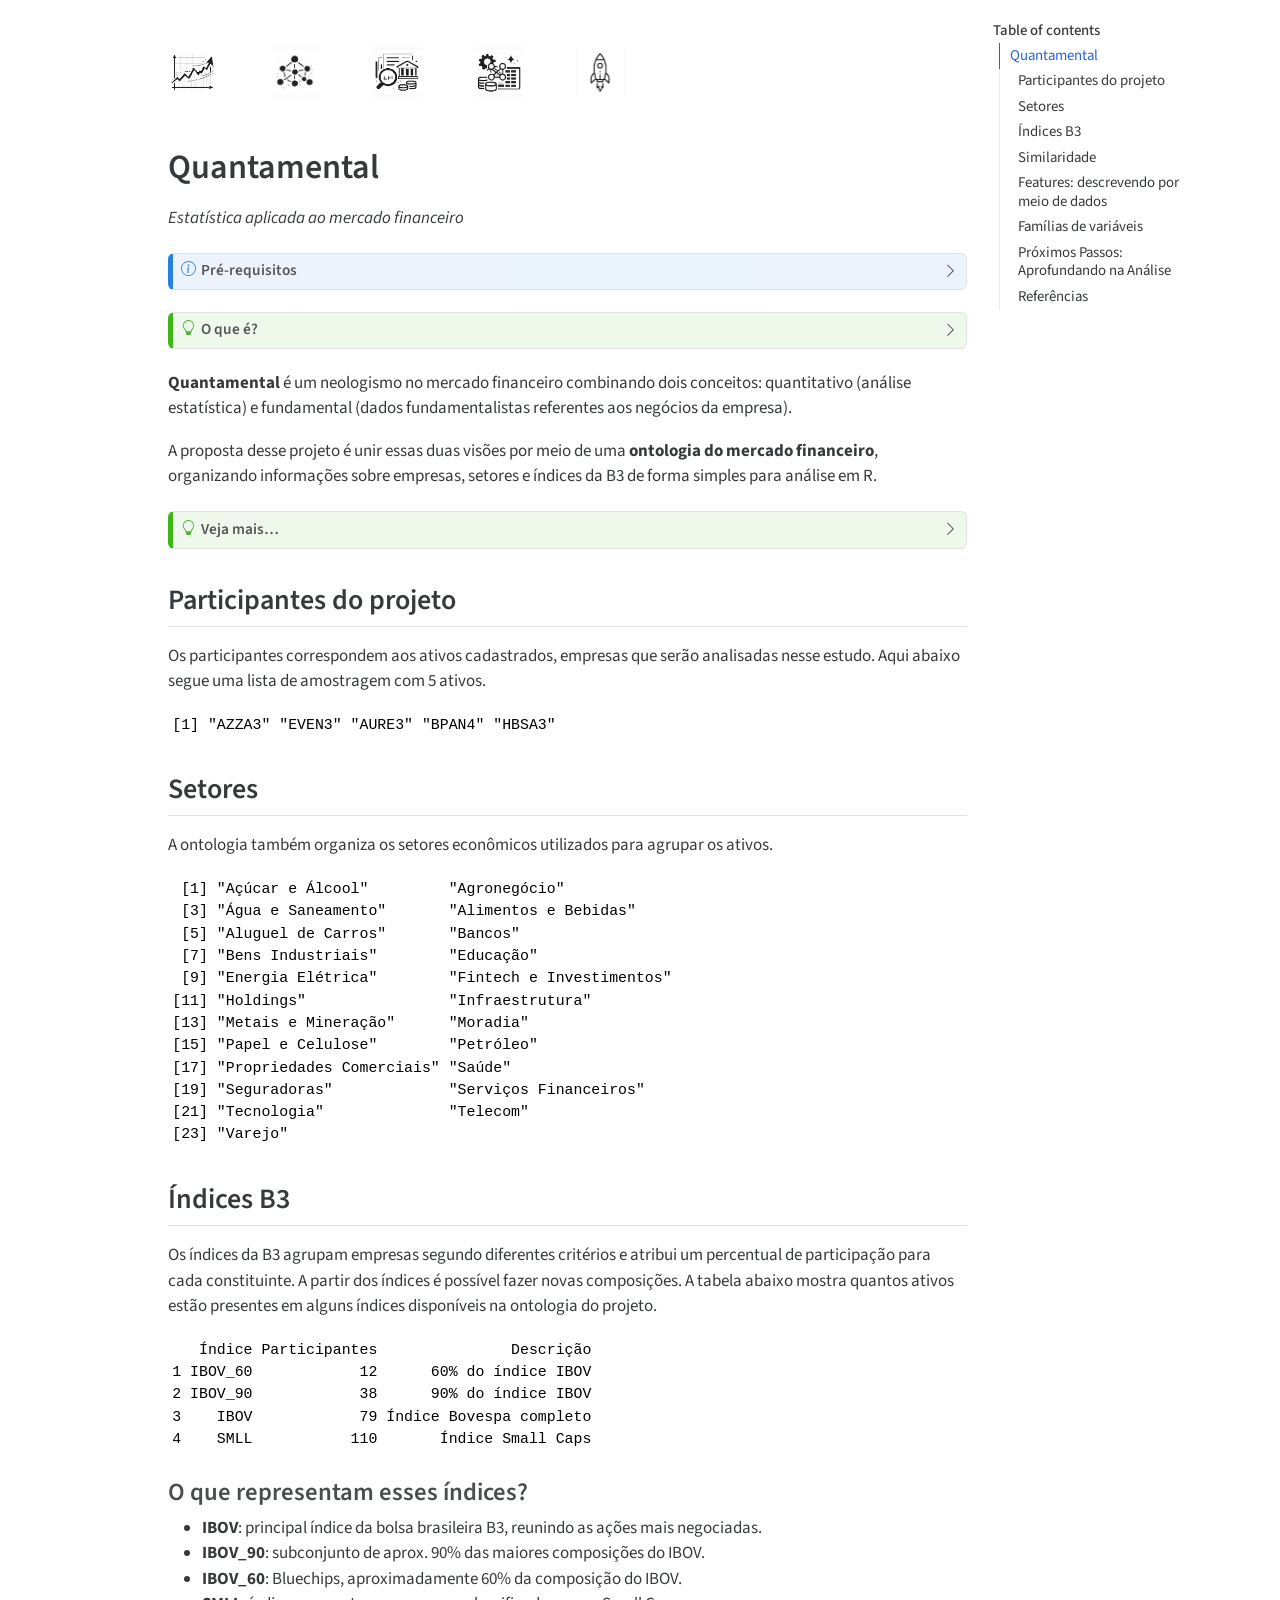
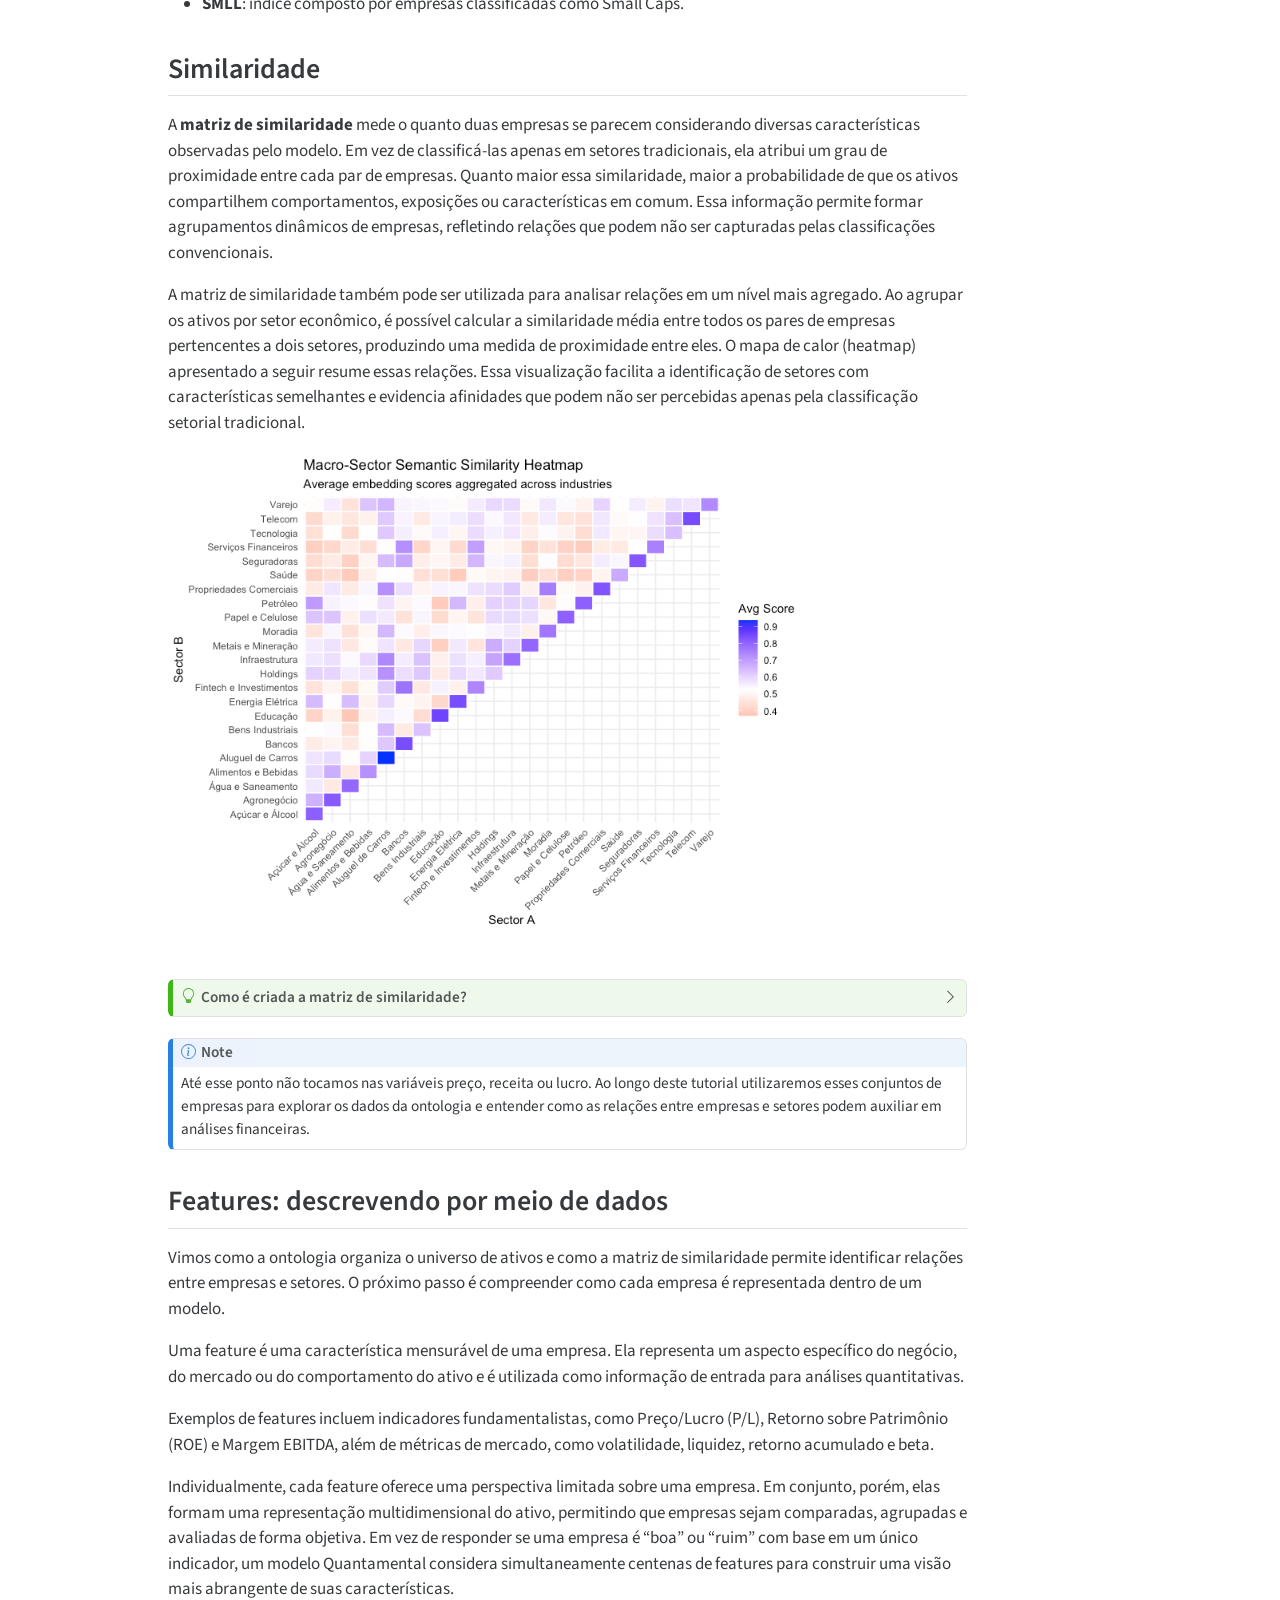
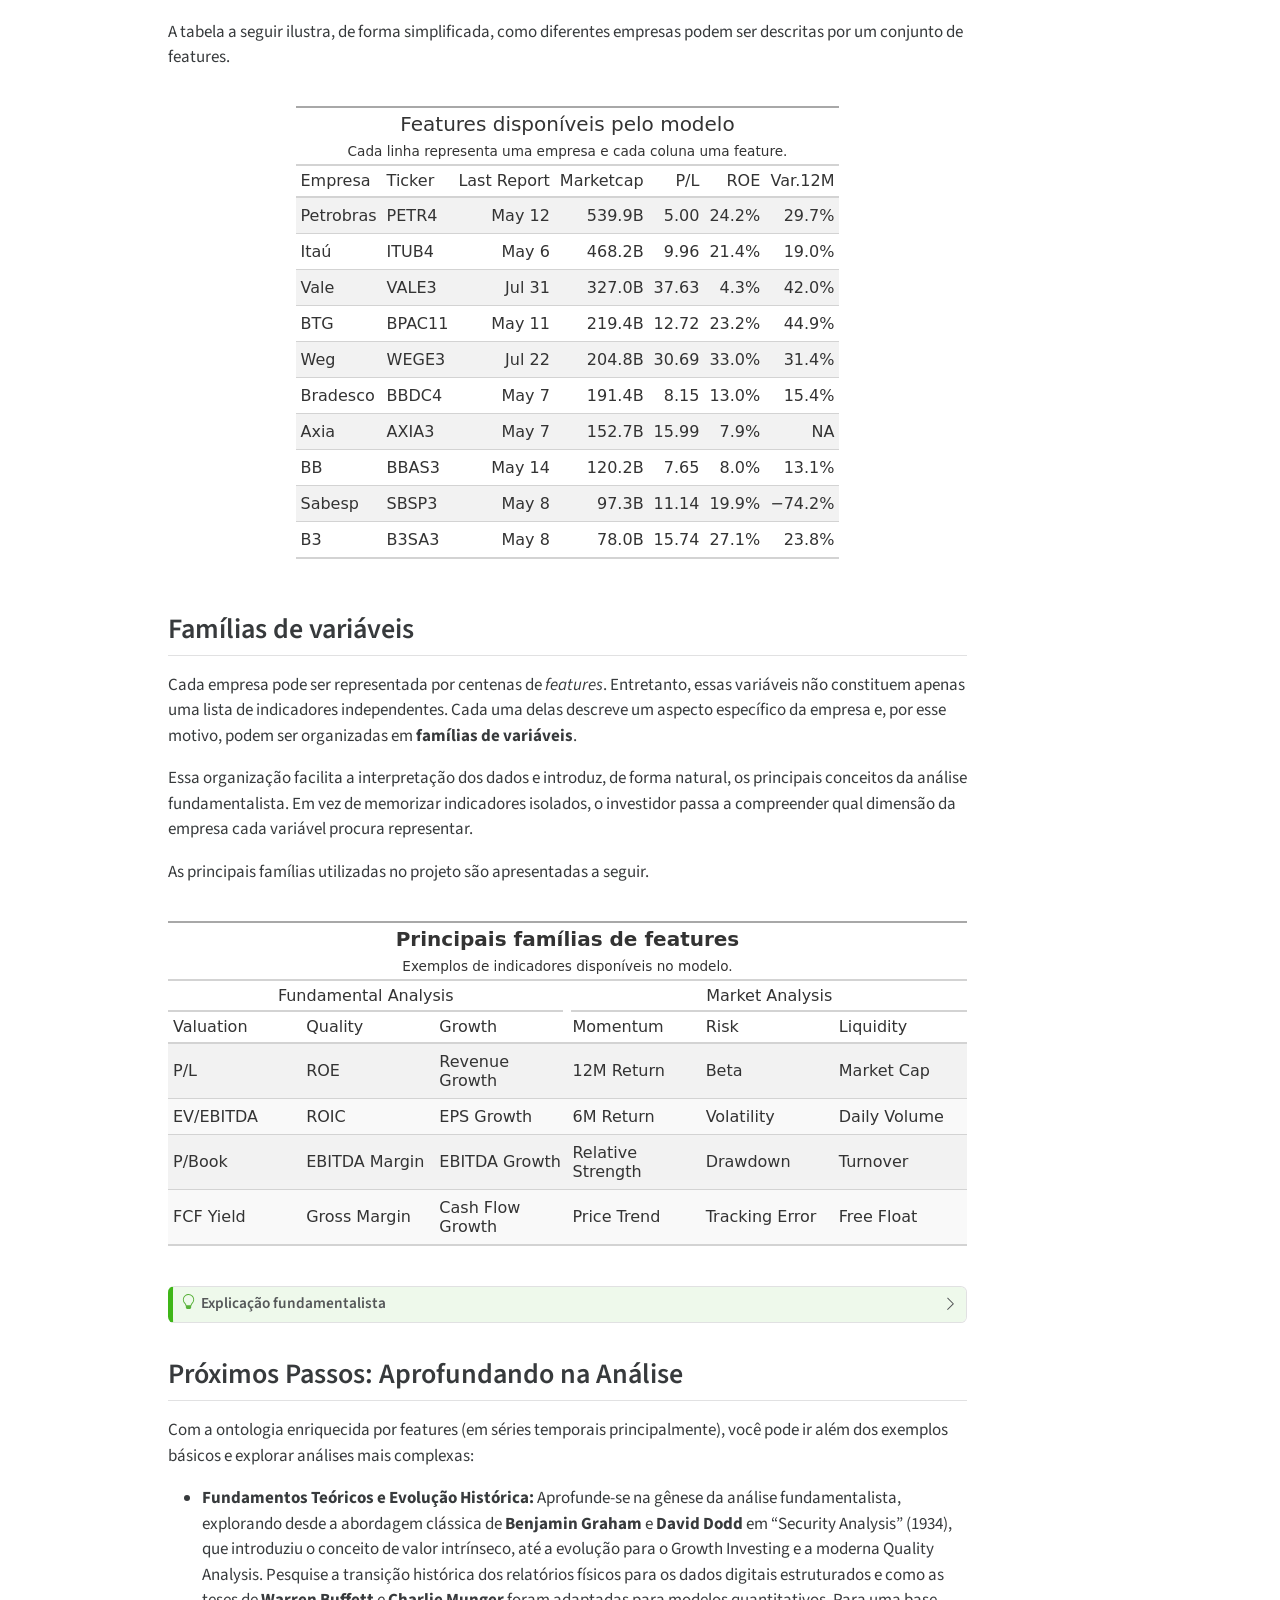
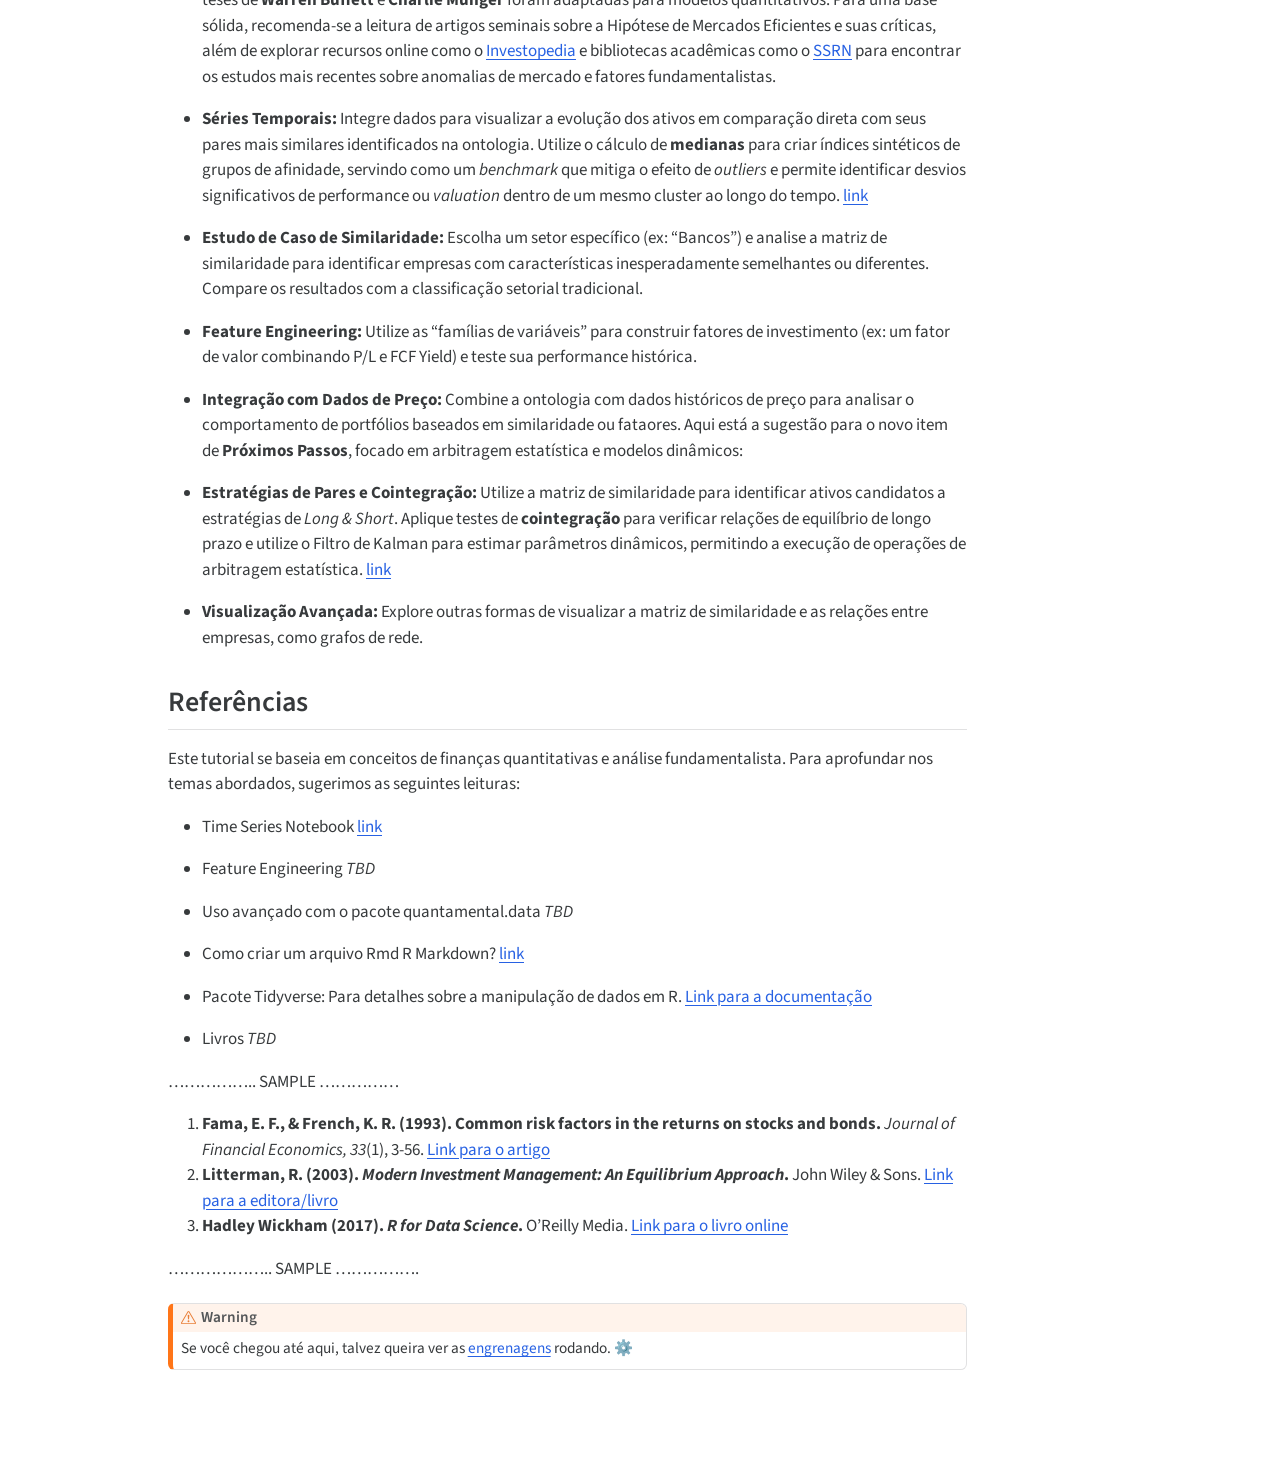
<file: docs/index.html>
<!DOCTYPE html>
<html xmlns="http://www.w3.org/1999/xhtml" lang="en" xml:lang="en"><head>

<meta charset="utf-8">
<meta name="generator" content="quarto-1.10.18">

<meta name="viewport" content="width=device-width, initial-scale=1.0, user-scalable=yes">


<title>index</title>
<style>
/* Default styles provided by pandoc.
** See https://pandoc.org/MANUAL.html#variables-for-html for config info.
*/
span.smallcaps{font-variant: small-caps;}
div.columns{display: flex; gap: 1.5em;}
div.column{flex: auto;}
@media screen {
div.columns{gap: min(4vw, 1.5em);}
div.column{overflow-x: auto;}
}
div.hanging-indent{margin-left: 1.5em; text-indent: -1.5em;}
ul.task-list{list-style: none;}
ul.task-list li input[type="checkbox"] {
  width: 0.8em;
  margin: 0 0.8em 0.2em -1em; /* quarto-specific, see https://github.com/quarto-dev/quarto-cli/issues/4556 */ 
  vertical-align: middle;
}
/* CSS for syntax highlighting */
html { -webkit-text-size-adjust: 100%; }
pre > code.sourceCode { white-space: pre; position: relative; }
pre > code.sourceCode > span { display: inline-block; line-height: 1.25; }
pre > code.sourceCode > span:empty { height: 1.2em; }
.sourceCode { overflow: visible; }
code.sourceCode > span { color: inherit; text-decoration: inherit; }
div.sourceCode { margin: 1em 0; }
pre.sourceCode { margin: 0; }
@media screen {
div.sourceCode { overflow: auto; }
}
@media print {
pre > code.sourceCode { white-space: pre-wrap; }
pre > code.sourceCode > span { text-indent: -5em; padding-left: 5em; }
}
pre.numberSource code
  { counter-reset: source-line 0; }
pre.numberSource code > span
  { position: relative; left: -4em; counter-increment: source-line; }
pre.numberSource code > span > a:first-child::before
  { content: counter(source-line);
    position: relative; left: -1em; text-align: right; vertical-align: baseline;
    border: none; display: inline-block;
    -webkit-touch-callout: none; -webkit-user-select: none;
    -khtml-user-select: none; -moz-user-select: none;
    -ms-user-select: none; user-select: none;
    padding: 0 4px; width: 4em;
  }
pre.numberSource { margin-left: 3em;  padding-left: 4px; }
div.sourceCode
  {   }
@media screen {
pre > code.sourceCode > span > a:first-child::before { text-decoration: underline; }
}
</style>


<script src="index_files/libs/clipboard/clipboard.min.js"></script>
<script src="index_files/libs/quarto-html/quarto.js" type="module"></script>
<script src="index_files/libs/quarto-html/tabsets/tabsets.js" type="module"></script>
<script src="index_files/libs/quarto-html/popper.min.js"></script>
<script src="index_files/libs/quarto-html/tippy.umd.min.js"></script>
<script src="index_files/libs/quarto-html/anchor.min.js"></script>
<link href="index_files/libs/quarto-html/tippy.css" rel="stylesheet">
<link href="index_files/libs/quarto-html/quarto-syntax-highlighting-64a204ab8560d761af7679ceaba22944.css" rel="stylesheet" id="quarto-text-highlighting-styles">
<script src="index_files/libs/bootstrap/bootstrap.min.js"></script>
<link href="index_files/libs/bootstrap/bootstrap-icons.css" rel="stylesheet">
<link href="index_files/libs/bootstrap/bootstrap-c2e55264ed47ce3b2e0326a2269f9400.min.css" rel="stylesheet" append-hash="true" id="quarto-bootstrap" data-mode="light">


</head>

<body class="quarto-light">

<div id="quarto-content" class="page-columns page-rows-contents page-layout-article">
<div id="quarto-margin-sidebar" class="sidebar margin-sidebar">
  <nav id="TOC" role="doc-toc" class="toc-active">
    <h2 id="toc-title">Table of contents</h2>
   
  <ul class="collapse">
  <li><a href="#quantamental" id="toc-quantamental" class="nav-link active" data-scroll-target="#quantamental">Quantamental</a>
  <ul class="collapse">
  <li><a href="#participantes-do-projeto" id="toc-participantes-do-projeto" class="nav-link" data-scroll-target="#participantes-do-projeto">Participantes do projeto</a></li>
  <li><a href="#setores" id="toc-setores" class="nav-link" data-scroll-target="#setores">Setores</a></li>
  <li><a href="#índices-b3" id="toc-índices-b3" class="nav-link" data-scroll-target="#índices-b3">Índices B3</a></li>
  <li><a href="#similaridade" id="toc-similaridade" class="nav-link" data-scroll-target="#similaridade">Similaridade</a></li>
  <li><a href="#features-descrevendo-por-meio-de-dados" id="toc-features-descrevendo-por-meio-de-dados" class="nav-link" data-scroll-target="#features-descrevendo-por-meio-de-dados">Features: descrevendo por meio de dados</a></li>
  <li><a href="#famílias-de-variáveis" id="toc-famílias-de-variáveis" class="nav-link" data-scroll-target="#famílias-de-variáveis">Famílias de variáveis</a></li>
  <li><a href="#próximos-passos-aprofundando-na-análise" id="toc-próximos-passos-aprofundando-na-análise" class="nav-link" data-scroll-target="#próximos-passos-aprofundando-na-análise">Próximos Passos: Aprofundando na Análise</a></li>
  <li><a href="#referências" id="toc-referências" class="nav-link" data-scroll-target="#referências">Referências</a></li>
  </ul></li>
  </ul>
</nav>
</div>
<main class="content" id="quarto-document-content">




<style>
.icon_menu {
  display: grid;
  grid-template-columns: repeat(8, 1fr);
  gap: 16px;
  max-width: 1400px;
  margin: 30px auto;
}
.icon_menu img {
    background: #fafafa;
    border: none;
    width: 50px;      
    height: 50px;
    object-fit: contain;
}
.icon_menu a {
    text-align: center;
    text-decoration: none;
}
</style>
<div class="icon_menu">
<p><a href="time_series.html"> <img src="png/icon_time_series.png"> </a></p>
<p><a href="#similaridade"> <img src="png/icon_similarity.png"> </a></p>
<!-- <a href=""> <img src="png/icon_generic.png"/> </a> -->
<p><a href="#fundamentals"> <img src="png/icon_fundamentals.png"> </a></p>
<p><a href="#features-descrevendo-por-meio-de-dados"> <img src="png/icon_features.png"> </a></p>
<!-- <a href="#generic"> <img src="png/icon_generic.png"/> </a> -->
<!-- <a href="#generic"> <img src="png/icon_generic.png"/> </a> -->
<p><a href="coding.html"> <img src="png/icon_rocket.png"> </a></p>
</div>
<section id="quantamental" class="level1">
<h1>Quantamental</h1>
<p><em>Estatística aplicada ao mercado financeiro</em></p>
<div class="callout callout-style-default callout-note callout-titled">
<div class="callout-header d-flex align-content-center collapsed" data-bs-toggle="collapse" data-bs-target=".callout-1-contents" aria-controls="callout-1" aria-expanded="false" aria-label="Toggle callout">
<div class="callout-icon-container">
<i class="callout-icon"></i>
</div>
<div class="callout-title-container flex-fill">
<span class="screen-reader-only">Note</span>Pré-requisitos
</div>
<div class="callout-btn-toggle d-inline-block border-0 py-1 ps-1 pe-0 float-end"><i class="callout-toggle"></i></div>
</div>
<div id="callout-1" class="callout-1-contents callout-collapse collapse">
<div class="callout-body-container callout-body">
<!-- Google Colab is a great tool for quick prototyping and reproducible setups, but it won't run continuously for 50 hours. -->
<!-- On the free tier, Colab enforces strict session limits: -->
<!-- * **Maximum Runtime:** Sessions are hard-capped at **12 hours max** before the virtual machine is recycled. -->
<!-- * **Idle Timeout:** Inactivity (or closing the browser tab without an active keep-alive connection) will disconnect the session after **90 minutes**. -->
<!-- * **Ephemeral Storage:** Any files or intermediate state stored on the Colab instance `/content` disk are erased once the runtime terminates. -->
<!-- If you are planning a long-running calculation pipeline (like a multi-day or ~50-hour batch job), you'll need a different strategy: -->
<!-- 1. **Local or Edge Hardware:** Run the code on dedicated local hardware (like a local server, desktop, or a throttled single-board computer) where you have full control over persistent runtime and power. -->
<!-- 2. **Checkpointing via Google Drive:** If you do use Colab in chunks, mount Google Drive (`drive.mount('/content/drive')`) and save intermediate pipeline outputs so you can resume progress across multiple separate sessions. -->
<!-- 3. **Cloud Instances:** Use a dedicated virtual machine on standard cloud providers (GCP, AWS, DigitalOcean) for uninterrupted background execution. -->
<p>Explore e execute os códigos deste projeto via <a href="https://colab.research.google.com/">Google Colab</a> ou configurando seu próprio computador com as orientações abaixo. Mais do que um simples tutorial, esta documentação oferece o embasamento conceitual necessário para dominar a jornada quantamental.</p>
<p>Instalar o R versão posterior a 4.5.2 <br> <a href="https://cran.r-project.org/bin/windows/base/" class="uri">https://cran.r-project.org/bin/windows/base/</a></p>
<p>E a IDE RStudio <br> <a href="https://docs.posit.co/ide/user/#rstudio-ide-oss-downloads" class="uri">https://docs.posit.co/ide/user/#rstudio-ide-oss-downloads</a></p>
<p>Os pacotes de R são obrigatórios para execução correta dos código mais básicos <strong>renv</strong> (ajuda com a criação do ambiente de execução), <strong>here</strong> (acesso a diretórios), <strong>pacman</strong> (instalar os pacotes e dependencias), <strong>tidyverse</strong> é excelente para execuções básicas - <a href="https://tidyverse.org">link</a> -</p>
<div class="code-copy-outer-scaffold"><div class="sourceCode" id="cb1"><pre class="sourceCode r code-with-copy"><code class="sourceCode r"><span id="cb1-1"><a href="#cb1-1" aria-hidden="true" tabindex="-1"></a><span class="co"># 0. Install renv</span></span>
<span id="cb1-2"><a href="#cb1-2" aria-hidden="true" tabindex="-1"></a><span class="cf">if</span> (<span class="sc">!</span><span class="fu">requireNamespace</span>(<span class="st">"renv"</span>, <span class="at">quietly =</span> <span class="cn">TRUE</span>)) <span class="fu">install.packages</span>(<span class="st">"renv"</span>)</span>
<span id="cb1-3"><a href="#cb1-3" aria-hidden="true" tabindex="-1"></a>renv<span class="sc">::</span><span class="fu">init</span>()</span>
<span id="cb1-4"><a href="#cb1-4" aria-hidden="true" tabindex="-1"></a><span class="co"># 1. Install base packages</span></span>
<span id="cb1-5"><a href="#cb1-5" aria-hidden="true" tabindex="-1"></a>renv<span class="sc">::</span><span class="fu">install</span>(<span class="fu">c</span>(<span class="st">"here"</span>,<span class="st">"pacman"</span>))</span>
<span id="cb1-6"><a href="#cb1-6" aria-hidden="true" tabindex="-1"></a><span class="co"># 2. Install with pacman (auto dependencies install)</span></span>
<span id="cb1-7"><a href="#cb1-7" aria-hidden="true" tabindex="-1"></a>pacman<span class="sc">::</span><span class="fu">p_load</span>(<span class="st">"gm"</span>,<span class="st">"tidyverse"</span>)</span>
<span id="cb1-8"><a href="#cb1-8" aria-hidden="true" tabindex="-1"></a>renv<span class="sc">::</span><span class="fu">snapshot</span>()</span></code></pre></div><button title="Copy to Clipboard" class="code-copy-button"><i class="bi"></i></button></div>
</div>
</div>
</div>
<div class="callout callout-style-default callout-tip callout-titled">
<div class="callout-header d-flex align-content-center collapsed" data-bs-toggle="collapse" data-bs-target=".callout-2-contents" aria-controls="callout-2" aria-expanded="false" aria-label="Toggle callout">
<div class="callout-icon-container">
<i class="callout-icon"></i>
</div>
<div class="callout-title-container flex-fill">
<span class="screen-reader-only">Tip</span>O que é?
</div>
<div class="callout-btn-toggle d-inline-block border-0 py-1 ps-1 pe-0 float-end"><i class="callout-toggle"></i></div>
</div>
<div id="callout-2" class="callout-2-contents callout-collapse collapse">
<div class="callout-body-container callout-body">
<p><em>Quanta.mental</em> <br></p>
<ul>
<li><p><strong>Quantitativo:</strong> refere-se à análise quantitativa — modelos matemáticos, algoritmos, estatística e processamento de dados.</p></li>
<li><p><strong>Fundamental:</strong> refere-se à análise fundamentalista tradicional — avaliação de balanços patrimoniais, saúde do negócio, governança e contexto de mercado.</p></li>
</ul>
<section id="origem-e-contexto-histórico" class="level3">
<h3 class="anchored" data-anchor-id="origem-e-contexto-histórico">Origem e Contexto Histórico</h3>
<p>A palavra começou a ganhar forte tração em Wall Street por volta de 2015–2017, em resposta a uma mudança estrutural no mercado financeiro global:</p>
<ul>
<li><p>A explosão dos Big Data e IA: Os gestores fundamentalistas tradicionais (como os seguidores da escola de Warren Buffett) perceberam que a análise manual de balanços e relatórios já não era suficiente diante do volume massivo de dados alternativos (como dados de satélite, navegação na web e transações de cartão de crédito).</p></li>
<li><p>Os limites dos algoritmos puros: Por outro lado, os fundos puramente quantitativos (quant, pioneiros como Jim Simons) enfrentavam desafios com eventos imprevisíveis (black swans) e “ruídos” estatísticos onde o julgamento humano e a visão macro ainda se faziam indispensáveis.</p></li>
</ul>
<p>A gestão quantamental propõe o “melhor dos dois mundos”: o poder computacional analisa de dados para gerar hipóteses e identificar oportunidades, enquanto o faro e julgamento do analista humano valida essas teses e compreende as nuances do negócio que a matemática pura não consegue capturar.</p>
</section>
</div>
</div>
</div>
<p><strong>Quantamental</strong> é um neologismo no mercado financeiro combinando dois conceitos: quantitativo (análise estatística) e fundamental (dados fundamentalistas referentes aos negócios da empresa).</p>
<p>A proposta desse projeto é unir essas duas visões por meio de uma <strong>ontologia do mercado financeiro</strong>, organizando informações sobre empresas, setores e índices da B3 de forma simples para análise em R.</p>
<div class="callout callout-style-default callout-tip callout-titled">
<div class="callout-header d-flex align-content-center collapsed" data-bs-toggle="collapse" data-bs-target=".callout-3-contents" aria-controls="callout-3" aria-expanded="false" aria-label="Toggle callout">
<div class="callout-icon-container">
<i class="callout-icon"></i>
</div>
<div class="callout-title-container flex-fill">
<span class="screen-reader-only">Tip</span>Veja mais…
</div>
<div class="callout-btn-toggle d-inline-block border-0 py-1 ps-1 pe-0 float-end"><i class="callout-toggle"></i></div>
</div>
<div id="callout-3" class="callout-3-contents callout-collapse collapse">
<div class="callout-body-container callout-body">
<p>Uma ontologia pode ser entendida como um <strong>mapa de conhecimento</strong>. Em vez de trabalhar apenas com tabelas isoladas, ela organiza como os elementos do mercado financeiro se relacionam.</p>
<p>Por exemplo:</p>
<ul>
<li>uma empresa pertence a um setor;</li>
<li>um setor reúne diversas empresas;</li>
<li>uma empresa pode fazer parte de um ou mais índices da B3;</li>
<li>empresas do mesmo setor tendem a possuir características semelhantes.</li>
</ul>
<p>Essa organização facilita análises exploratórias, construção de modelos quantitativos e geração de insights para investimento.</p>
<p>Carregando os objetos para gerar os dados dessa página…</p>
<div class="cell">
<div class="cell-output cell-output-stdout">
<pre><code>ontology healthcheck validation...
23 sectors and 171 assets 
indexes updated at 2026-05-05 (IBOV~60%=12) (IBOV~90%=38) (IBOV=79) (SMLL=110) </code></pre>
</div>
<div class="cell-output cell-output-stdout">
<pre><code>quantamental healthcheck validation...</code></pre>
</div>
</div>
</div>
</div>
</div>
<section id="participantes-do-projeto" class="level2">
<h2 class="anchored" data-anchor-id="participantes-do-projeto">Participantes do projeto</h2>
<p>Os participantes correspondem aos ativos cadastrados, empresas que serão analisadas nesse estudo. Aqui abaixo segue uma lista de amostragem com 5 ativos.</p>
<div class="cell">
<div class="cell-output cell-output-stdout">
<pre><code>[1] "AZZA3" "EVEN3" "AURE3" "BPAN4" "HBSA3"</code></pre>
</div>
</div>
</section>
<section id="setores" class="level2">
<h2 class="anchored" data-anchor-id="setores">Setores</h2>
<p>A ontologia também organiza os setores econômicos utilizados para agrupar os ativos.</p>
<div class="cell">
<div class="cell-output cell-output-stdout">
<pre><code> [1] "Açúcar e Álcool"         "Agronegócio"            
 [3] "Água e Saneamento"       "Alimentos e Bebidas"    
 [5] "Aluguel de Carros"       "Bancos"                 
 [7] "Bens Industriais"        "Educação"               
 [9] "Energia Elétrica"        "Fintech e Investimentos"
[11] "Holdings"                "Infraestrutura"         
[13] "Metais e Mineração"      "Moradia"                
[15] "Papel e Celulose"        "Petróleo"               
[17] "Propriedades Comerciais" "Saúde"                  
[19] "Seguradoras"             "Serviços Financeiros"   
[21] "Tecnologia"              "Telecom"                
[23] "Varejo"                 </code></pre>
</div>
</div>
</section>
<section id="índices-b3" class="level2">
<h2 class="anchored" data-anchor-id="índices-b3">Índices B3</h2>
<p>Os índices da B3 agrupam empresas segundo diferentes critérios e atribui um percentual de participação para cada constituinte. A partir dos índices é possível fazer novas composições. A tabela abaixo mostra quantos ativos estão presentes em alguns índices disponíveis na ontologia do projeto.</p>
<div class="cell">
<div class="cell-output cell-output-stdout">
<pre><code>   Índice Participantes               Descrição
1 IBOV_60            12      60% do índice IBOV
2 IBOV_90            38      90% do índice IBOV
3    IBOV            79 Índice Bovespa completo
4    SMLL           110       Índice Small Caps</code></pre>
</div>
</div>
<section id="o-que-representam-esses-índices" class="level3">
<h3 class="anchored" data-anchor-id="o-que-representam-esses-índices">O que representam esses índices?</h3>
<ul>
<li><strong>IBOV</strong>: principal índice da bolsa brasileira B3, reunindo as ações mais negociadas.</li>
<li><strong>IBOV_90</strong>: subconjunto de aprox. 90% das maiores composições do IBOV.</li>
<li><strong>IBOV_60</strong>: Bluechips, aproximadamente 60% da composição do IBOV.</li>
<li><strong>SMLL</strong>: índice composto por empresas classificadas como Small Caps.</li>
</ul>
</section>
</section>
<section id="similaridade" class="level2">
<h2 class="anchored" data-anchor-id="similaridade">Similaridade</h2>
<p>A <strong>matriz de similaridade</strong> mede o quanto duas empresas se parecem considerando diversas características observadas pelo modelo. Em vez de classificá-las apenas em setores tradicionais, ela atribui um grau de proximidade entre cada par de empresas. Quanto maior essa similaridade, maior a probabilidade de que os ativos compartilhem comportamentos, exposições ou características em comum. Essa informação permite formar agrupamentos dinâmicos de empresas, refletindo relações que podem não ser capturadas pelas classificações convencionais.</p>
<p>A matriz de similaridade também pode ser utilizada para analisar relações em um nível mais agregado. Ao agrupar os ativos por setor econômico, é possível calcular a similaridade média entre todos os pares de empresas pertencentes a dois setores, produzindo uma medida de proximidade entre eles. O mapa de calor (heatmap) apresentado a seguir resume essas relações. Essa visualização facilita a identificação de setores com características semelhantes e evidencia afinidades que podem não ser percebidas apenas pela classificação setorial tradicional.</p>
<div class="cell">
<div class="cell-output-display">
<div>
<figure class="figure">
<p><img src="plots/similarity_heatmap.png" class="img-fluid figure-img" style="width:80.0%"></p>
</figure>
</div>
</div>
</div>
<div class="callout callout-style-default callout-tip callout-titled">
<div class="callout-header d-flex align-content-center collapsed" data-bs-toggle="collapse" data-bs-target=".callout-4-contents" aria-controls="callout-4" aria-expanded="false" aria-label="Toggle callout">
<div class="callout-icon-container">
<i class="callout-icon"></i>
</div>
<div class="callout-title-container flex-fill">
<span class="screen-reader-only">Tip</span>Como é criada a matriz de similaridade?
</div>
<div class="callout-btn-toggle d-inline-block border-0 py-1 ps-1 pe-0 float-end"><i class="callout-toggle"></i></div>
</div>
<div id="callout-4" class="callout-4-contents callout-collapse collapse">
<div class="callout-body-container callout-body">
<p>Uma forma intuitiva de entender a matriz de similaridade é imaginar uma rede de empresas, em que cada empresa está conectada às demais por um grau de afinidade.</p>
<p>Enquanto classificações tradicionais agrupam empresas apenas por setor econômico (por exemplo, bancos, varejo ou energia), a matriz de similaridade considera um conjunto muito mais amplo de informações, como características descritivas, financeiras, operacionais, fatores de risco, métricas de mercado e outros atributos utilizados pelo modelo.</p>
<p>O resultado é uma matriz em que cada elemento representa a intensidade da similaridade entre duas empresas:</p>
<ul>
<li>valores altos indicam empresas muito semelhantes;</li>
<li>valores baixos indicam empresas com poucas características em comum.</li>
</ul>
<p>Essa abordagem permite construir agrupamentos de forma <strong>dinâmica</strong>, isto é, os grupos surgem a partir dos dados observados e podem evoluir conforme as empresas mudam ao longo do tempo.</p>
<p>Na prática, isso oferece diversas vantagens:</p>
<ul>
<li>identifica pares de empresas comparáveis mesmo quando pertencem a setores diferentes;</li>
<li>encontra relações que não aparecem em classificações econômicas tradicionais;</li>
<li>produz grupos mais homogêneos para análises quantitativas;</li>
<li>melhora processos como seleção de comparáveis, construção de fatores, análise de risco e diversificação de portfólio.</li>
</ul>
<p>Dessa forma, a ontologia deixa de representar apenas uma estrutura hierárquica de conhecimento e passa a incorporar também a <strong>intensidade das relações</strong> entre os participantes, enriquecendo a representação do universo de ativos.</p>
</div>
</div>
</div>
<div class="callout callout-style-default callout-note callout-titled">
<div class="callout-header d-flex align-content-center">
<div class="callout-icon-container">
<i class="callout-icon"></i>
</div>
<div class="callout-title-container flex-fill">
Note
</div>
</div>
<div class="callout-body-container callout-body">
<p>Até esse ponto não tocamos nas variáveis preço, receita ou lucro. Ao longo deste tutorial utilizaremos esses conjuntos de empresas para explorar os dados da ontologia e entender como as relações entre empresas e setores podem auxiliar em análises financeiras.</p>
</div>
</div>
</section>
<section id="features-descrevendo-por-meio-de-dados" class="level2">
<h2 class="anchored" data-anchor-id="features-descrevendo-por-meio-de-dados">Features: descrevendo por meio de dados</h2>
<p>Vimos como a ontologia organiza o universo de ativos e como a matriz de similaridade permite identificar relações entre empresas e setores. O próximo passo é compreender como cada empresa é representada dentro de um modelo.</p>
<p>Uma feature é uma característica mensurável de uma empresa. Ela representa um aspecto específico do negócio, do mercado ou do comportamento do ativo e é utilizada como informação de entrada para análises quantitativas.</p>
<p>Exemplos de features incluem indicadores fundamentalistas, como Preço/Lucro (P/L), Retorno sobre Patrimônio (ROE) e Margem EBITDA, além de métricas de mercado, como volatilidade, liquidez, retorno acumulado e beta.</p>
<p>Individualmente, cada feature oferece uma perspectiva limitada sobre uma empresa. Em conjunto, porém, elas formam uma representação multidimensional do ativo, permitindo que empresas sejam comparadas, agrupadas e avaliadas de forma objetiva. Em vez de responder se uma empresa é “boa” ou “ruim” com base em um único indicador, um modelo Quantamental considera simultaneamente centenas de features para construir uma visão mais abrangente de suas características.</p>
<p>A tabela a seguir ilustra, de forma simplificada, como diferentes empresas podem ser descritas por um conjunto de features.</p>
<div class="cell">
<div class="cell-output-display">
<div id="nydthhydzr" style="padding-left:0px;padding-right:0px;padding-top:10px;padding-bottom:10px;overflow-x:auto;overflow-y:auto;width:auto;height:auto;">
<style>#nydthhydzr table {
  font-family: system-ui, 'Segoe UI', Roboto, Helvetica, Arial, sans-serif, 'Apple Color Emoji', 'Segoe UI Emoji', 'Segoe UI Symbol', 'Noto Color Emoji';
  -webkit-font-smoothing: antialiased;
  -moz-osx-font-smoothing: grayscale;
}

#nydthhydzr thead, #nydthhydzr tbody, #nydthhydzr tfoot, #nydthhydzr tr, #nydthhydzr td, #nydthhydzr th {
  border-style: none;
}

#nydthhydzr p {
  margin: 0;
  padding: 0;
}

#nydthhydzr .gt_table {
  display: table;
  border-collapse: collapse;
  line-height: normal;
  margin-left: auto;
  margin-right: auto;
  color: #333333;
  font-size: 16px;
  font-weight: normal;
  font-style: normal;
  background-color: #FFFFFF;
  width: auto;
  border-top-style: solid;
  border-top-width: 2px;
  border-top-color: #A8A8A8;
  border-right-style: none;
  border-right-width: 2px;
  border-right-color: #D3D3D3;
  border-bottom-style: solid;
  border-bottom-width: 2px;
  border-bottom-color: #A8A8A8;
  border-left-style: none;
  border-left-width: 2px;
  border-left-color: #D3D3D3;
}

#nydthhydzr .gt_caption {
  padding-top: 4px;
  padding-bottom: 4px;
}

#nydthhydzr .gt_title {
  color: #333333;
  font-size: 125%;
  font-weight: initial;
  padding-top: 4px;
  padding-bottom: 4px;
  padding-left: 5px;
  padding-right: 5px;
  border-bottom-color: #FFFFFF;
  border-bottom-width: 0;
}

#nydthhydzr .gt_subtitle {
  color: #333333;
  font-size: 85%;
  font-weight: initial;
  padding-top: 3px;
  padding-bottom: 5px;
  padding-left: 5px;
  padding-right: 5px;
  border-top-color: #FFFFFF;
  border-top-width: 0;
}

#nydthhydzr .gt_heading {
  background-color: #FFFFFF;
  text-align: center;
  border-bottom-color: #FFFFFF;
  border-left-style: none;
  border-left-width: 1px;
  border-left-color: #D3D3D3;
  border-right-style: none;
  border-right-width: 1px;
  border-right-color: #D3D3D3;
}

#nydthhydzr .gt_bottom_border {
  border-bottom-style: solid;
  border-bottom-width: 2px;
  border-bottom-color: #D3D3D3;
}

#nydthhydzr .gt_col_headings {
  border-top-style: solid;
  border-top-width: 2px;
  border-top-color: #D3D3D3;
  border-bottom-style: solid;
  border-bottom-width: 2px;
  border-bottom-color: #D3D3D3;
  border-left-style: none;
  border-left-width: 1px;
  border-left-color: #D3D3D3;
  border-right-style: none;
  border-right-width: 1px;
  border-right-color: #D3D3D3;
}

#nydthhydzr .gt_col_heading {
  color: #333333;
  background-color: #FFFFFF;
  font-size: 100%;
  font-weight: normal;
  text-transform: inherit;
  border-left-style: none;
  border-left-width: 1px;
  border-left-color: #D3D3D3;
  border-right-style: none;
  border-right-width: 1px;
  border-right-color: #D3D3D3;
  vertical-align: bottom;
  padding-top: 5px;
  padding-bottom: 6px;
  padding-left: 5px;
  padding-right: 5px;
  overflow-x: hidden;
}

#nydthhydzr .gt_column_spanner_outer {
  color: #333333;
  background-color: #FFFFFF;
  font-size: 100%;
  font-weight: normal;
  text-transform: inherit;
  padding-top: 0;
  padding-bottom: 0;
  padding-left: 4px;
  padding-right: 4px;
}

#nydthhydzr .gt_column_spanner_outer:first-child {
  padding-left: 0;
}

#nydthhydzr .gt_column_spanner_outer:last-child {
  padding-right: 0;
}

#nydthhydzr .gt_column_spanner {
  border-bottom-style: solid;
  border-bottom-width: 2px;
  border-bottom-color: #D3D3D3;
  vertical-align: bottom;
  padding-top: 5px;
  padding-bottom: 5px;
  overflow-x: hidden;
  display: inline-block;
  width: 100%;
}

#nydthhydzr .gt_spanner_row {
  border-bottom-style: hidden;
}

#nydthhydzr .gt_group_heading {
  padding-top: 8px;
  padding-bottom: 8px;
  padding-left: 5px;
  padding-right: 5px;
  color: #333333;
  background-color: #FFFFFF;
  font-size: 100%;
  font-weight: initial;
  text-transform: inherit;
  border-top-style: solid;
  border-top-width: 2px;
  border-top-color: #D3D3D3;
  border-bottom-style: solid;
  border-bottom-width: 2px;
  border-bottom-color: #D3D3D3;
  border-left-style: none;
  border-left-width: 1px;
  border-left-color: #D3D3D3;
  border-right-style: none;
  border-right-width: 1px;
  border-right-color: #D3D3D3;
  vertical-align: middle;
  text-align: left;
}

#nydthhydzr .gt_empty_group_heading {
  padding: 0.5px;
  color: #333333;
  background-color: #FFFFFF;
  font-size: 100%;
  font-weight: initial;
  border-top-style: solid;
  border-top-width: 2px;
  border-top-color: #D3D3D3;
  border-bottom-style: solid;
  border-bottom-width: 2px;
  border-bottom-color: #D3D3D3;
  vertical-align: middle;
}

#nydthhydzr .gt_from_md > :first-child {
  margin-top: 0;
}

#nydthhydzr .gt_from_md > :last-child {
  margin-bottom: 0;
}

#nydthhydzr .gt_row {
  padding-top: 8px;
  padding-bottom: 8px;
  padding-left: 5px;
  padding-right: 5px;
  margin: 10px;
  border-top-style: solid;
  border-top-width: 1px;
  border-top-color: #D3D3D3;
  border-left-style: none;
  border-left-width: 1px;
  border-left-color: #D3D3D3;
  border-right-style: none;
  border-right-width: 1px;
  border-right-color: #D3D3D3;
  vertical-align: middle;
  overflow-x: hidden;
}

#nydthhydzr .gt_stub {
  color: #333333;
  background-color: #FFFFFF;
  font-size: 100%;
  font-weight: initial;
  text-transform: inherit;
  border-right-style: solid;
  border-right-width: 2px;
  border-right-color: #D3D3D3;
  padding-left: 5px;
  padding-right: 5px;
}

#nydthhydzr .gt_stub_row_group {
  color: #333333;
  background-color: #FFFFFF;
  font-size: 100%;
  font-weight: initial;
  text-transform: inherit;
  border-right-style: solid;
  border-right-width: 2px;
  border-right-color: #D3D3D3;
  padding-left: 5px;
  padding-right: 5px;
  vertical-align: top;
}

#nydthhydzr .gt_row_group_first td {
  border-top-width: 2px;
}

#nydthhydzr .gt_row_group_first th {
  border-top-width: 2px;
}

#nydthhydzr .gt_summary_row {
  color: #333333;
  background-color: #FFFFFF;
  text-transform: inherit;
  padding-top: 8px;
  padding-bottom: 8px;
  padding-left: 5px;
  padding-right: 5px;
}

#nydthhydzr .gt_first_summary_row {
  border-top-style: solid;
  border-top-color: #D3D3D3;
}

#nydthhydzr .gt_first_summary_row.thick {
  border-top-width: 2px;
}

#nydthhydzr .gt_last_summary_row {
  padding-top: 8px;
  padding-bottom: 8px;
  padding-left: 5px;
  padding-right: 5px;
  border-bottom-style: solid;
  border-bottom-width: 2px;
  border-bottom-color: #D3D3D3;
}

#nydthhydzr .gt_grand_summary_row {
  color: #333333;
  background-color: #FFFFFF;
  text-transform: inherit;
  padding-top: 8px;
  padding-bottom: 8px;
  padding-left: 5px;
  padding-right: 5px;
}

#nydthhydzr .gt_first_grand_summary_row {
  padding-top: 8px;
  padding-bottom: 8px;
  padding-left: 5px;
  padding-right: 5px;
  border-top-style: double;
  border-top-width: 6px;
  border-top-color: #D3D3D3;
}

#nydthhydzr .gt_last_grand_summary_row_top {
  padding-top: 8px;
  padding-bottom: 8px;
  padding-left: 5px;
  padding-right: 5px;
  border-bottom-style: double;
  border-bottom-width: 6px;
  border-bottom-color: #D3D3D3;
}

#nydthhydzr .gt_striped {
  background-color: rgba(128, 128, 128, 0.05);
}

#nydthhydzr .gt_table_body {
  border-top-style: solid;
  border-top-width: 2px;
  border-top-color: #D3D3D3;
  border-bottom-style: solid;
  border-bottom-width: 2px;
  border-bottom-color: #D3D3D3;
}

#nydthhydzr .gt_footnotes {
  color: #333333;
  background-color: #FFFFFF;
  border-bottom-style: none;
  border-bottom-width: 2px;
  border-bottom-color: #D3D3D3;
  border-left-style: none;
  border-left-width: 2px;
  border-left-color: #D3D3D3;
  border-right-style: none;
  border-right-width: 2px;
  border-right-color: #D3D3D3;
}

#nydthhydzr .gt_footnote {
  margin: 0px;
  font-size: 90%;
  padding-top: 4px;
  padding-bottom: 4px;
  padding-left: 5px;
  padding-right: 5px;
}

#nydthhydzr .gt_sourcenotes {
  color: #333333;
  background-color: #FFFFFF;
  border-bottom-style: none;
  border-bottom-width: 2px;
  border-bottom-color: #D3D3D3;
  border-left-style: none;
  border-left-width: 2px;
  border-left-color: #D3D3D3;
  border-right-style: none;
  border-right-width: 2px;
  border-right-color: #D3D3D3;
}

#nydthhydzr .gt_sourcenote {
  font-size: 90%;
  padding-top: 4px;
  padding-bottom: 4px;
  padding-left: 5px;
  padding-right: 5px;
}

#nydthhydzr .gt_left {
  text-align: left;
}

#nydthhydzr .gt_center {
  text-align: center;
}

#nydthhydzr .gt_right {
  text-align: right;
  font-variant-numeric: tabular-nums;
}

#nydthhydzr .gt_font_normal {
  font-weight: normal;
}

#nydthhydzr .gt_font_bold {
  font-weight: bold;
}

#nydthhydzr .gt_font_italic {
  font-style: italic;
}

#nydthhydzr .gt_super {
  font-size: 65%;
}

#nydthhydzr .gt_footnote_marks {
  font-size: 75%;
  vertical-align: 0.4em;
  position: initial;
}

#nydthhydzr .gt_asterisk {
  font-size: 100%;
  vertical-align: 0;
}

#nydthhydzr .gt_indent_1 {
  text-indent: 5px;
}

#nydthhydzr .gt_indent_2 {
  text-indent: 10px;
}

#nydthhydzr .gt_indent_3 {
  text-indent: 15px;
}

#nydthhydzr .gt_indent_4 {
  text-indent: 20px;
}

#nydthhydzr .gt_indent_5 {
  text-indent: 25px;
}

#nydthhydzr .katex-display {
  display: inline-flex !important;
  margin-bottom: 0.75em !important;
}

#nydthhydzr div.Reactable > div.rt-table > div.rt-thead > div.rt-tr.rt-tr-group-header > div.rt-th-group:after {
  height: 0px !important;
}
</style>

<table class="gt_table caption-top table table-sm table-striped small" data-quarto-bootstrap="false">
<thead>
<tr class="gt_heading header">
<td colspan="7" class="gt_heading gt_title gt_font_normal">Features disponíveis pelo modelo</td>
</tr>
<tr class="gt_heading even">
<td colspan="7" class="gt_heading gt_subtitle gt_font_normal gt_bottom_border">Cada linha representa uma empresa e cada coluna uma feature.</td>
</tr>
<tr class="gt_col_headings header">
<th id="company_name" class="gt_col_heading gt_columns_bottom_border gt_left" data-quarto-table-cell-role="th" scope="col">Empresa</th>
<th id="asset" class="gt_col_heading gt_columns_bottom_border gt_left" data-quarto-table-cell-role="th" scope="col">Ticker</th>
<th id="Report_Date" class="gt_col_heading gt_columns_bottom_border gt_right" data-quarto-table-cell-role="th" scope="col">Last Report</th>
<th id="marketcap" class="gt_col_heading gt_columns_bottom_border gt_right" data-quarto-table-cell-role="th" scope="col">Marketcap</th>
<th id="pe" class="gt_col_heading gt_columns_bottom_border gt_right" data-quarto-table-cell-role="th" scope="col">P/L</th>
<th id="roe" class="gt_col_heading gt_columns_bottom_border gt_right" data-quarto-table-cell-role="th" scope="col">ROE</th>
<th id="var_12M" class="gt_col_heading gt_columns_bottom_border gt_right" data-quarto-table-cell-role="th" scope="col">Var.12M</th>
</tr>
</thead>
<tbody class="gt_table_body">
<tr class="odd">
<td class="gt_row gt_left" headers="company_name">Petrobras</td>
<td class="gt_row gt_left" headers="asset">PETR4</td>
<td class="gt_row gt_right" headers="Report_Date">May 12</td>
<td class="gt_row gt_right" headers="marketcap">539.9B</td>
<td class="gt_row gt_right" headers="pe">5.00</td>
<td class="gt_row gt_right" headers="roe">24.2%</td>
<td class="gt_row gt_right" headers="var_12M">29.7%</td>
</tr>
<tr class="even">
<td class="gt_row gt_left" headers="company_name">Itaú</td>
<td class="gt_row gt_left" headers="asset">ITUB4</td>
<td class="gt_row gt_right" headers="Report_Date">May 6</td>
<td class="gt_row gt_right" headers="marketcap">468.2B</td>
<td class="gt_row gt_right" headers="pe">9.96</td>
<td class="gt_row gt_right" headers="roe">21.4%</td>
<td class="gt_row gt_right" headers="var_12M">19.0%</td>
</tr>
<tr class="odd">
<td class="gt_row gt_left" headers="company_name">Vale</td>
<td class="gt_row gt_left" headers="asset">VALE3</td>
<td class="gt_row gt_right" headers="Report_Date">Jul 31</td>
<td class="gt_row gt_right" headers="marketcap">327.0B</td>
<td class="gt_row gt_right" headers="pe">37.63</td>
<td class="gt_row gt_right" headers="roe">4.3%</td>
<td class="gt_row gt_right" headers="var_12M">42.0%</td>
</tr>
<tr class="even">
<td class="gt_row gt_left" headers="company_name">BTG</td>
<td class="gt_row gt_left" headers="asset">BPAC11</td>
<td class="gt_row gt_right" headers="Report_Date">May 11</td>
<td class="gt_row gt_right" headers="marketcap">219.4B</td>
<td class="gt_row gt_right" headers="pe">12.72</td>
<td class="gt_row gt_right" headers="roe">23.2%</td>
<td class="gt_row gt_right" headers="var_12M">44.9%</td>
</tr>
<tr class="odd">
<td class="gt_row gt_left" headers="company_name">Weg</td>
<td class="gt_row gt_left" headers="asset">WEGE3</td>
<td class="gt_row gt_right" headers="Report_Date">Jul 22</td>
<td class="gt_row gt_right" headers="marketcap">204.8B</td>
<td class="gt_row gt_right" headers="pe">30.69</td>
<td class="gt_row gt_right" headers="roe">33.0%</td>
<td class="gt_row gt_right" headers="var_12M">31.4%</td>
</tr>
<tr class="even">
<td class="gt_row gt_left" headers="company_name">Bradesco</td>
<td class="gt_row gt_left" headers="asset">BBDC4</td>
<td class="gt_row gt_right" headers="Report_Date">May 7</td>
<td class="gt_row gt_right" headers="marketcap">191.4B</td>
<td class="gt_row gt_right" headers="pe">8.15</td>
<td class="gt_row gt_right" headers="roe">13.0%</td>
<td class="gt_row gt_right" headers="var_12M">15.4%</td>
</tr>
<tr class="odd">
<td class="gt_row gt_left" headers="company_name">Axia</td>
<td class="gt_row gt_left" headers="asset">AXIA3</td>
<td class="gt_row gt_right" headers="Report_Date">May 7</td>
<td class="gt_row gt_right" headers="marketcap">152.7B</td>
<td class="gt_row gt_right" headers="pe">15.99</td>
<td class="gt_row gt_right" headers="roe">7.9%</td>
<td class="gt_row gt_right" headers="var_12M">NA</td>
</tr>
<tr class="even">
<td class="gt_row gt_left" headers="company_name">BB</td>
<td class="gt_row gt_left" headers="asset">BBAS3</td>
<td class="gt_row gt_right" headers="Report_Date">May 14</td>
<td class="gt_row gt_right" headers="marketcap">120.2B</td>
<td class="gt_row gt_right" headers="pe">7.65</td>
<td class="gt_row gt_right" headers="roe">8.0%</td>
<td class="gt_row gt_right" headers="var_12M">13.1%</td>
</tr>
<tr class="odd">
<td class="gt_row gt_left" headers="company_name">Sabesp</td>
<td class="gt_row gt_left" headers="asset">SBSP3</td>
<td class="gt_row gt_right" headers="Report_Date">May 8</td>
<td class="gt_row gt_right" headers="marketcap">97.3B</td>
<td class="gt_row gt_right" headers="pe">11.14</td>
<td class="gt_row gt_right" headers="roe">19.9%</td>
<td class="gt_row gt_right" headers="var_12M">−74.2%</td>
</tr>
<tr class="even">
<td class="gt_row gt_left" headers="company_name">B3</td>
<td class="gt_row gt_left" headers="asset">B3SA3</td>
<td class="gt_row gt_right" headers="Report_Date">May 8</td>
<td class="gt_row gt_right" headers="marketcap">78.0B</td>
<td class="gt_row gt_right" headers="pe">15.74</td>
<td class="gt_row gt_right" headers="roe">27.1%</td>
<td class="gt_row gt_right" headers="var_12M">23.8%</td>
</tr>
</tbody>
</table>

</div>
</div>
</div>
</section>
<section id="famílias-de-variáveis" class="level2">
<h2 class="anchored" data-anchor-id="famílias-de-variáveis">Famílias de variáveis</h2>
<p>Cada empresa pode ser representada por centenas de <em>features</em>. Entretanto, essas variáveis não constituem apenas uma lista de indicadores independentes. Cada uma delas descreve um aspecto específico da empresa e, por esse motivo, podem ser organizadas em <strong>famílias de variáveis</strong>.</p>
<p>Essa organização facilita a interpretação dos dados e introduz, de forma natural, os principais conceitos da análise fundamentalista. Em vez de memorizar indicadores isolados, o investidor passa a compreender qual dimensão da empresa cada variável procura representar.</p>
<p>As principais famílias utilizadas no projeto são apresentadas a seguir.</p>
<div class="cell">
<div class="cell-output-display">
<div id="obhswwukgf" style="padding-left:0px;padding-right:0px;padding-top:10px;padding-bottom:10px;overflow-x:auto;overflow-y:auto;width:auto;height:auto;">
<style>#obhswwukgf table {
  font-family: system-ui, 'Segoe UI', Roboto, Helvetica, Arial, sans-serif, 'Apple Color Emoji', 'Segoe UI Emoji', 'Segoe UI Symbol', 'Noto Color Emoji';
  -webkit-font-smoothing: antialiased;
  -moz-osx-font-smoothing: grayscale;
}

#obhswwukgf thead, #obhswwukgf tbody, #obhswwukgf tfoot, #obhswwukgf tr, #obhswwukgf td, #obhswwukgf th {
  border-style: none;
}

#obhswwukgf p {
  margin: 0;
  padding: 0;
}

#obhswwukgf .gt_table {
  display: table;
  border-collapse: collapse;
  line-height: normal;
  margin-left: auto;
  margin-right: auto;
  color: #333333;
  font-size: 16px;
  font-weight: normal;
  font-style: normal;
  background-color: #FFFFFF;
  width: auto;
  border-top-style: solid;
  border-top-width: 2px;
  border-top-color: #A8A8A8;
  border-right-style: none;
  border-right-width: 2px;
  border-right-color: #D3D3D3;
  border-bottom-style: solid;
  border-bottom-width: 2px;
  border-bottom-color: #A8A8A8;
  border-left-style: none;
  border-left-width: 2px;
  border-left-color: #D3D3D3;
}

#obhswwukgf .gt_caption {
  padding-top: 4px;
  padding-bottom: 4px;
}

#obhswwukgf .gt_title {
  color: #333333;
  font-size: 125%;
  font-weight: initial;
  padding-top: 4px;
  padding-bottom: 4px;
  padding-left: 5px;
  padding-right: 5px;
  border-bottom-color: #FFFFFF;
  border-bottom-width: 0;
}

#obhswwukgf .gt_subtitle {
  color: #333333;
  font-size: 85%;
  font-weight: initial;
  padding-top: 3px;
  padding-bottom: 5px;
  padding-left: 5px;
  padding-right: 5px;
  border-top-color: #FFFFFF;
  border-top-width: 0;
}

#obhswwukgf .gt_heading {
  background-color: #FFFFFF;
  text-align: center;
  border-bottom-color: #FFFFFF;
  border-left-style: none;
  border-left-width: 1px;
  border-left-color: #D3D3D3;
  border-right-style: none;
  border-right-width: 1px;
  border-right-color: #D3D3D3;
}

#obhswwukgf .gt_bottom_border {
  border-bottom-style: solid;
  border-bottom-width: 2px;
  border-bottom-color: #D3D3D3;
}

#obhswwukgf .gt_col_headings {
  border-top-style: solid;
  border-top-width: 2px;
  border-top-color: #D3D3D3;
  border-bottom-style: solid;
  border-bottom-width: 2px;
  border-bottom-color: #D3D3D3;
  border-left-style: none;
  border-left-width: 1px;
  border-left-color: #D3D3D3;
  border-right-style: none;
  border-right-width: 1px;
  border-right-color: #D3D3D3;
}

#obhswwukgf .gt_col_heading {
  color: #333333;
  background-color: #FFFFFF;
  font-size: 100%;
  font-weight: normal;
  text-transform: inherit;
  border-left-style: none;
  border-left-width: 1px;
  border-left-color: #D3D3D3;
  border-right-style: none;
  border-right-width: 1px;
  border-right-color: #D3D3D3;
  vertical-align: bottom;
  padding-top: 5px;
  padding-bottom: 6px;
  padding-left: 5px;
  padding-right: 5px;
  overflow-x: hidden;
}

#obhswwukgf .gt_column_spanner_outer {
  color: #333333;
  background-color: #FFFFFF;
  font-size: 100%;
  font-weight: normal;
  text-transform: inherit;
  padding-top: 0;
  padding-bottom: 0;
  padding-left: 4px;
  padding-right: 4px;
}

#obhswwukgf .gt_column_spanner_outer:first-child {
  padding-left: 0;
}

#obhswwukgf .gt_column_spanner_outer:last-child {
  padding-right: 0;
}

#obhswwukgf .gt_column_spanner {
  border-bottom-style: solid;
  border-bottom-width: 2px;
  border-bottom-color: #D3D3D3;
  vertical-align: bottom;
  padding-top: 5px;
  padding-bottom: 5px;
  overflow-x: hidden;
  display: inline-block;
  width: 100%;
}

#obhswwukgf .gt_spanner_row {
  border-bottom-style: hidden;
}

#obhswwukgf .gt_group_heading {
  padding-top: 8px;
  padding-bottom: 8px;
  padding-left: 5px;
  padding-right: 5px;
  color: #333333;
  background-color: #FFFFFF;
  font-size: 100%;
  font-weight: initial;
  text-transform: inherit;
  border-top-style: solid;
  border-top-width: 2px;
  border-top-color: #D3D3D3;
  border-bottom-style: solid;
  border-bottom-width: 2px;
  border-bottom-color: #D3D3D3;
  border-left-style: none;
  border-left-width: 1px;
  border-left-color: #D3D3D3;
  border-right-style: none;
  border-right-width: 1px;
  border-right-color: #D3D3D3;
  vertical-align: middle;
  text-align: left;
}

#obhswwukgf .gt_empty_group_heading {
  padding: 0.5px;
  color: #333333;
  background-color: #FFFFFF;
  font-size: 100%;
  font-weight: initial;
  border-top-style: solid;
  border-top-width: 2px;
  border-top-color: #D3D3D3;
  border-bottom-style: solid;
  border-bottom-width: 2px;
  border-bottom-color: #D3D3D3;
  vertical-align: middle;
}

#obhswwukgf .gt_from_md > :first-child {
  margin-top: 0;
}

#obhswwukgf .gt_from_md > :last-child {
  margin-bottom: 0;
}

#obhswwukgf .gt_row {
  padding-top: 8px;
  padding-bottom: 8px;
  padding-left: 5px;
  padding-right: 5px;
  margin: 10px;
  border-top-style: solid;
  border-top-width: 1px;
  border-top-color: #D3D3D3;
  border-left-style: none;
  border-left-width: 1px;
  border-left-color: #D3D3D3;
  border-right-style: none;
  border-right-width: 1px;
  border-right-color: #D3D3D3;
  vertical-align: middle;
  overflow-x: hidden;
}

#obhswwukgf .gt_stub {
  color: #333333;
  background-color: #FFFFFF;
  font-size: 100%;
  font-weight: initial;
  text-transform: inherit;
  border-right-style: solid;
  border-right-width: 2px;
  border-right-color: #D3D3D3;
  padding-left: 5px;
  padding-right: 5px;
}

#obhswwukgf .gt_stub_row_group {
  color: #333333;
  background-color: #FFFFFF;
  font-size: 100%;
  font-weight: initial;
  text-transform: inherit;
  border-right-style: solid;
  border-right-width: 2px;
  border-right-color: #D3D3D3;
  padding-left: 5px;
  padding-right: 5px;
  vertical-align: top;
}

#obhswwukgf .gt_row_group_first td {
  border-top-width: 2px;
}

#obhswwukgf .gt_row_group_first th {
  border-top-width: 2px;
}

#obhswwukgf .gt_summary_row {
  color: #333333;
  background-color: #FFFFFF;
  text-transform: inherit;
  padding-top: 8px;
  padding-bottom: 8px;
  padding-left: 5px;
  padding-right: 5px;
}

#obhswwukgf .gt_first_summary_row {
  border-top-style: solid;
  border-top-color: #D3D3D3;
}

#obhswwukgf .gt_first_summary_row.thick {
  border-top-width: 2px;
}

#obhswwukgf .gt_last_summary_row {
  padding-top: 8px;
  padding-bottom: 8px;
  padding-left: 5px;
  padding-right: 5px;
  border-bottom-style: solid;
  border-bottom-width: 2px;
  border-bottom-color: #D3D3D3;
}

#obhswwukgf .gt_grand_summary_row {
  color: #333333;
  background-color: #FFFFFF;
  text-transform: inherit;
  padding-top: 8px;
  padding-bottom: 8px;
  padding-left: 5px;
  padding-right: 5px;
}

#obhswwukgf .gt_first_grand_summary_row {
  padding-top: 8px;
  padding-bottom: 8px;
  padding-left: 5px;
  padding-right: 5px;
  border-top-style: double;
  border-top-width: 6px;
  border-top-color: #D3D3D3;
}

#obhswwukgf .gt_last_grand_summary_row_top {
  padding-top: 8px;
  padding-bottom: 8px;
  padding-left: 5px;
  padding-right: 5px;
  border-bottom-style: double;
  border-bottom-width: 6px;
  border-bottom-color: #D3D3D3;
}

#obhswwukgf .gt_striped {
  background-color: rgba(128, 128, 128, 0.05);
}

#obhswwukgf .gt_table_body {
  border-top-style: solid;
  border-top-width: 2px;
  border-top-color: #D3D3D3;
  border-bottom-style: solid;
  border-bottom-width: 2px;
  border-bottom-color: #D3D3D3;
}

#obhswwukgf .gt_footnotes {
  color: #333333;
  background-color: #FFFFFF;
  border-bottom-style: none;
  border-bottom-width: 2px;
  border-bottom-color: #D3D3D3;
  border-left-style: none;
  border-left-width: 2px;
  border-left-color: #D3D3D3;
  border-right-style: none;
  border-right-width: 2px;
  border-right-color: #D3D3D3;
}

#obhswwukgf .gt_footnote {
  margin: 0px;
  font-size: 90%;
  padding-top: 4px;
  padding-bottom: 4px;
  padding-left: 5px;
  padding-right: 5px;
}

#obhswwukgf .gt_sourcenotes {
  color: #333333;
  background-color: #FFFFFF;
  border-bottom-style: none;
  border-bottom-width: 2px;
  border-bottom-color: #D3D3D3;
  border-left-style: none;
  border-left-width: 2px;
  border-left-color: #D3D3D3;
  border-right-style: none;
  border-right-width: 2px;
  border-right-color: #D3D3D3;
}

#obhswwukgf .gt_sourcenote {
  font-size: 90%;
  padding-top: 4px;
  padding-bottom: 4px;
  padding-left: 5px;
  padding-right: 5px;
}

#obhswwukgf .gt_left {
  text-align: left;
}

#obhswwukgf .gt_center {
  text-align: center;
}

#obhswwukgf .gt_right {
  text-align: right;
  font-variant-numeric: tabular-nums;
}

#obhswwukgf .gt_font_normal {
  font-weight: normal;
}

#obhswwukgf .gt_font_bold {
  font-weight: bold;
}

#obhswwukgf .gt_font_italic {
  font-style: italic;
}

#obhswwukgf .gt_super {
  font-size: 65%;
}

#obhswwukgf .gt_footnote_marks {
  font-size: 75%;
  vertical-align: 0.4em;
  position: initial;
}

#obhswwukgf .gt_asterisk {
  font-size: 100%;
  vertical-align: 0;
}

#obhswwukgf .gt_indent_1 {
  text-indent: 5px;
}

#obhswwukgf .gt_indent_2 {
  text-indent: 10px;
}

#obhswwukgf .gt_indent_3 {
  text-indent: 15px;
}

#obhswwukgf .gt_indent_4 {
  text-indent: 20px;
}

#obhswwukgf .gt_indent_5 {
  text-indent: 25px;
}

#obhswwukgf .katex-display {
  display: inline-flex !important;
  margin-bottom: 0.75em !important;
}

#obhswwukgf div.Reactable > div.rt-table > div.rt-thead > div.rt-tr.rt-tr-group-header > div.rt-th-group:after {
  height: 0px !important;
}
</style>

<table class="gt_table caption-top table table-sm table-striped small" data-quarto-bootstrap="false">
<colgroup>
<col style="width: 16%">
<col style="width: 16%">
<col style="width: 16%">
<col style="width: 16%">
<col style="width: 16%">
<col style="width: 16%">
</colgroup>
<thead>
<tr class="gt_heading header">
<td colspan="6" class="gt_heading gt_title gt_font_normal"><strong>Principais famílias de features</strong></td>
</tr>
<tr class="gt_heading even">
<td colspan="6" class="gt_heading gt_subtitle gt_font_normal gt_bottom_border">Exemplos de indicadores disponíveis no modelo.</td>
</tr>
<tr class="gt_col_headings gt_spanner_row header">
<th colspan="3" id="Fundamental Analysis" class="gt_center gt_columns_top_border gt_column_spanner_outer" data-quarto-table-cell-role="th" scope="colgroup"><div class="gt_column_spanner">
Fundamental Analysis
</div></th>
<th colspan="3" id="Market Analysis" class="gt_center gt_columns_top_border gt_column_spanner_outer" data-quarto-table-cell-role="th" scope="colgroup"><div class="gt_column_spanner">
Market Analysis
</div></th>
</tr>
<tr class="gt_col_headings even">
<th id="Valuation" class="gt_col_heading gt_columns_bottom_border gt_left" data-quarto-table-cell-role="th" scope="col">Valuation</th>
<th id="Quality" class="gt_col_heading gt_columns_bottom_border gt_left" data-quarto-table-cell-role="th" scope="col">Quality</th>
<th id="Growth" class="gt_col_heading gt_columns_bottom_border gt_left" data-quarto-table-cell-role="th" scope="col">Growth</th>
<th id="Momentum" class="gt_col_heading gt_columns_bottom_border gt_left" data-quarto-table-cell-role="th" scope="col">Momentum</th>
<th id="Risk" class="gt_col_heading gt_columns_bottom_border gt_left" data-quarto-table-cell-role="th" scope="col">Risk</th>
<th id="Liquidity" class="gt_col_heading gt_columns_bottom_border gt_left" data-quarto-table-cell-role="th" scope="col">Liquidity</th>
</tr>
</thead>
<tbody class="gt_table_body">
<tr class="odd">
<td class="gt_row gt_left" headers="Valuation">P/L</td>
<td class="gt_row gt_left" headers="Quality">ROE</td>
<td class="gt_row gt_left" headers="Growth">Revenue Growth</td>
<td class="gt_row gt_left" headers="Momentum">12M Return</td>
<td class="gt_row gt_left" headers="Risk">Beta</td>
<td class="gt_row gt_left" headers="Liquidity">Market Cap</td>
</tr>
<tr class="even">
<td class="gt_row gt_left gt_striped" headers="Valuation">EV/EBITDA</td>
<td class="gt_row gt_left gt_striped" headers="Quality">ROIC</td>
<td class="gt_row gt_left gt_striped" headers="Growth">EPS Growth</td>
<td class="gt_row gt_left gt_striped" headers="Momentum">6M Return</td>
<td class="gt_row gt_left gt_striped" headers="Risk">Volatility</td>
<td class="gt_row gt_left gt_striped" headers="Liquidity">Daily Volume</td>
</tr>
<tr class="odd">
<td class="gt_row gt_left" headers="Valuation">P/Book</td>
<td class="gt_row gt_left" headers="Quality">EBITDA Margin</td>
<td class="gt_row gt_left" headers="Growth">EBITDA Growth</td>
<td class="gt_row gt_left" headers="Momentum">Relative Strength</td>
<td class="gt_row gt_left" headers="Risk">Drawdown</td>
<td class="gt_row gt_left" headers="Liquidity">Turnover</td>
</tr>
<tr class="even">
<td class="gt_row gt_left gt_striped" headers="Valuation">FCF Yield</td>
<td class="gt_row gt_left gt_striped" headers="Quality">Gross Margin</td>
<td class="gt_row gt_left gt_striped" headers="Growth">Cash Flow Growth</td>
<td class="gt_row gt_left gt_striped" headers="Momentum">Price Trend</td>
<td class="gt_row gt_left gt_striped" headers="Risk">Tracking Error</td>
<td class="gt_row gt_left gt_striped" headers="Liquidity">Free Float</td>
</tr>
</tbody>
</table>

</div>
</div>
</div>
<div class="callout callout-style-default callout-tip callout-titled">
<div class="callout-header d-flex align-content-center collapsed" data-bs-toggle="collapse" data-bs-target=".callout-6-contents" aria-controls="callout-6" aria-expanded="false" aria-label="Toggle callout">
<div class="callout-icon-container">
<i class="callout-icon"></i>
</div>
<div class="callout-title-container flex-fill">
<span class="screen-reader-only">Tip</span>Explicação fundamentalista
</div>
<div class="callout-btn-toggle d-inline-block border-0 py-1 ps-1 pe-0 float-end"><i class="callout-toggle"></i></div>
</div>
<div id="callout-6" class="callout-6-contents callout-collapse collapse">
<div class="callout-body-container callout-body">
<p>De forma simplificada, cada família responde a uma pergunta diferente:</p>
<ul>
<li>A empresa está cara ou barata?</li>
<li>A empresa é rentável?</li>
<li>A empresa está crescendo?</li>
<li>O mercado tem favorecido suas ações?</li>
<li>Qual o risco do investimento?</li>
<li>É fácil negociar esse ativo?</li>
</ul>
<p>Embora cada indicador forneça apenas uma perspectiva sobre a empresa, a combinação de features pertencentes a diferentes famílias produz uma descrição muito mais rica do ativo. Por exemplo, uma empresa pode apresentar um múltiplo de valuation atrativo, mas possuir baixa rentabilidade ou elevado risco. Da mesma forma, empresas com excelentes fundamentos podem apresentar desempenho inferior no curto prazo caso o mercado esteja precificando expectativas desfavoráveis.</p>
<p>Essa visão multidimensional é uma das principais características da abordagem Quantamental. Em vez de basear uma decisão em um único indicador, os modelos combinam informações provenientes de diferentes famílias de variáveis para construir uma representação mais completa e objetiva de cada empresa.</p>
</div>
</div>
</div>
</section>
<section id="próximos-passos-aprofundando-na-análise" class="level2">
<h2 class="anchored" data-anchor-id="próximos-passos-aprofundando-na-análise">Próximos Passos: Aprofundando na Análise</h2>
<p>Com a ontologia enriquecida por features (em séries temporais principalmente), você pode ir além dos exemplos básicos e explorar análises mais complexas:</p>
<ul>
<li><p><strong>Fundamentos Teóricos e Evolução Histórica:</strong> Aprofunde-se na gênese da análise fundamentalista, explorando desde a abordagem clássica de <strong>Benjamin Graham</strong> e <strong>David Dodd</strong> em “Security Analysis” (1934), que introduziu o conceito de valor intrínseco, até a evolução para o Growth Investing e a moderna Quality Analysis. Pesquise a transição histórica dos relatórios físicos para os dados digitais estruturados e como as teses de <strong>Warren Buffett</strong> e <strong>Charlie Munger</strong> foram adaptadas para modelos quantitativos. Para uma base sólida, recomenda-se a leitura de artigos seminais sobre a Hipótese de Mercados Eficientes e suas críticas, além de explorar recursos online como o <a href="https://www.investopedia.com/terms/f/fundamentalanalysis.asp">Investopedia</a> e bibliotecas acadêmicas como o <a href="https://www.ssrn.com/ssrn/">SSRN</a> para encontrar os estudos mais recentes sobre anomalias de mercado e fatores fundamentalistas.</p></li>
<li><p><strong>Séries Temporais:</strong> Integre dados para visualizar a evolução dos ativos em comparação direta com seus pares mais similares identificados na ontologia. Utilize o cálculo de <strong>medianas</strong> para criar índices sintéticos de grupos de afinidade, servindo como um <em>benchmark</em> que mitiga o efeito de <em>outliers</em> e permite identificar desvios significativos de performance ou <em>valuation</em> dentro de um mesmo cluster ao longo do tempo. <a href="time_series.html">link</a></p></li>
<li><p><strong>Estudo de Caso de Similaridade:</strong> Escolha um setor específico (ex: “Bancos”) e analise a matriz de similaridade para identificar empresas com características inesperadamente semelhantes ou diferentes. Compare os resultados com a classificação setorial tradicional.</p></li>
<li><p><strong>Feature Engineering:</strong> Utilize as “famílias de variáveis” para construir fatores de investimento (ex: um fator de valor combinando P/L e FCF Yield) e teste sua performance histórica.</p></li>
<li><p><strong>Integração com Dados de Preço:</strong> Combine a ontologia com dados históricos de preço para analisar o comportamento de portfólios baseados em similaridade ou fataores. Aqui está a sugestão para o novo item de <strong>Próximos Passos</strong>, focado em arbitragem estatística e modelos dinâmicos:</p></li>
<li><p><strong>Estratégias de Pares e Cointegração:</strong> Utilize a matriz de similaridade para identificar ativos candidatos a estratégias de <em>Long &amp; Short</em>. Aplique testes de <strong>cointegração</strong> para verificar relações de equilíbrio de longo prazo e utilize o Filtro de Kalman para estimar parâmetros dinâmicos, permitindo a execução de operações de arbitragem estatística. <a href="time_series_cointegration.html">link</a></p></li>
<li><p><strong>Visualização Avançada:</strong> Explore outras formas de visualizar a matriz de similaridade e as relações entre empresas, como grafos de rede.</p></li>
</ul>
</section>
<section id="referências" class="level2">
<h2 class="anchored" data-anchor-id="referências">Referências</h2>
<p>Este tutorial se baseia em conceitos de finanças quantitativas e análise fundamentalista. Para aprofundar nos temas abordados, sugerimos as seguintes leituras:</p>
<ul>
<li><p>Time Series Notebook <a href="time_series_nb.html">link</a></p></li>
<li><p>Feature Engineering <em>TBD</em></p></li>
<li><p>Uso avançado com o pacote quantamental.data <em>TBD</em></p></li>
<li><p>Como criar um arquivo Rmd R Markdown? <a href="https://rmarkdown.rstudio.com/">link</a></p></li>
<li><p>Pacote Tidyverse: Para detalhes sobre a manipulação de dados em R. <a href="https://www.tidyverse.org/">Link para a documentação</a></p></li>
<li><p>Livros <em>TBD</em></p></li>
</ul>
<p>…………….. SAMPLE ……………</p>
<ol type="1">
<li><strong>Fama, E. F., &amp; French, K. R. (1993). Common risk factors in the returns on stocks and bonds.</strong> <em>Journal of Financial Economics, 33</em>(1), 3-56. <a href="https://www.sciencedirect.com/science/article/abs/pii/0304405X93900235">Link para o artigo</a></li>
<li><strong>Litterman, R. (2003). <em>Modern Investment Management: An Equilibrium Approach</em>.</strong> John Wiley &amp; Sons. <a href="https://www.wiley.com/en-us/Modern+Investment+Management%3A+An+Equilibrium+Approach-p-9780471172221">Link para a editora/livro</a></li>
<li><strong>Hadley Wickham (2017). <em>R for Data Science</em>.</strong> O’Reilly Media. <a href="https://r4ds.had.co.nz/">Link para o livro online</a></li>
</ol>
<p>……………….. SAMPLE …………….</p>
<div class="callout callout-style-default callout-warning callout-titled">
<div class="callout-header d-flex align-content-center">
<div class="callout-icon-container">
<i class="callout-icon"></i>
</div>
<div class="callout-title-container flex-fill">
Warning
</div>
</div>
<div class="callout-body-container callout-body">
<p>Se você chegou até aqui, talvez queira ver as <a href="coding.html">engrenagens</a> rodando. ⚙️</p>
</div>
</div>
</section>
</section>

</main>
<!-- /main column -->
<script id="quarto-html-after-body" type="application/javascript">
  window.document.addEventListener("DOMContentLoaded", function (event) {
    const icon = "";
    const anchorJS = new window.AnchorJS();
    anchorJS.options = {
      placement: 'right',
      icon: icon
    };
    anchorJS.add('.anchored');
    const isCodeAnnotation = (el) => {
      for (const clz of el.classList) {
        if (clz.startsWith('code-annotation-')) {                     
          return true;
        }
      }
      return false;
    }
    const onCopySuccess = function(e) {
      // button target
      const button = e.trigger;
      // don't keep focus
      button.blur();
      // flash "checked"
      button.classList.add('code-copy-button-checked');
      var currentTitle = button.getAttribute("title");
      button.setAttribute("title", "Copied!");
      let tooltip;
      if (window.bootstrap) {
        button.setAttribute("data-bs-toggle", "tooltip");
        button.setAttribute("data-bs-placement", "left");
        button.setAttribute("data-bs-title", "Copied!");
        tooltip = new bootstrap.Tooltip(button, 
          { trigger: "manual", 
            customClass: "code-copy-button-tooltip",
            offset: [0, -8]});
        tooltip.show();    
      }
      setTimeout(function() {
        if (tooltip) {
          tooltip.hide();
          button.removeAttribute("data-bs-title");
          button.removeAttribute("data-bs-toggle");
          button.removeAttribute("data-bs-placement");
        }
        button.setAttribute("title", currentTitle);
        button.classList.remove('code-copy-button-checked');
      }, 1000);
      // clear code selection
      e.clearSelection();
    }
    const getTextToCopy = function(trigger) {
      const outerScaffold = trigger.parentElement.cloneNode(true);
      const codeEl = outerScaffold.querySelector('code');
      for (const childEl of codeEl.children) {
        if (isCodeAnnotation(childEl)) {
          childEl.remove();
        }
      }
      return codeEl.innerText;
    }
    const clipboard = new window.ClipboardJS('.code-copy-button:not([data-in-quarto-modal])', {
      text: getTextToCopy
    });
    clipboard.on('success', onCopySuccess);
    if (window.document.getElementById('quarto-embedded-source-code-modal')) {
      const clipboardModal = new window.ClipboardJS('.code-copy-button[data-in-quarto-modal]', {
        text: getTextToCopy,
        container: window.document.getElementById('quarto-embedded-source-code-modal')
      });
      clipboardModal.on('success', onCopySuccess);
    }
      var localhostRegex = new RegExp(/^(?:http|https):\/\/localhost\:?[0-9]*\//);
      var mailtoRegex = new RegExp(/^mailto:/);
        var filterRegex = new RegExp('/' + window.location.host + '/');
      var isInternal = (href) => {
          return filterRegex.test(href) || localhostRegex.test(href) || mailtoRegex.test(href);
      }
      // Inspect non-navigation links and adorn them if external
     var links = window.document.querySelectorAll('a[href]:not(.nav-link):not(.navbar-brand):not(.toc-action):not(.sidebar-link):not(.sidebar-item-toggle):not(.pagination-link):not(.no-external):not([aria-hidden]):not(.dropdown-item):not(.quarto-navigation-tool):not(.about-link)');
      for (var i=0; i<links.length; i++) {
        const link = links[i];
        if (!isInternal(link.href)) {
          // undo the damage that might have been done by quarto-nav.js in the case of
          // links that we want to consider external
          if (link.dataset.originalHref !== undefined) {
            link.href = link.dataset.originalHref;
          }
        }
      }
    function tippyHover(el, contentFn, onTriggerFn, onUntriggerFn) {
      const config = {
        allowHTML: true,
        maxWidth: 500,
        delay: 100,
        arrow: false,
        appendTo: function(el) {
            return el.parentElement;
        },
        interactive: true,
        interactiveBorder: 10,
        theme: 'quarto',
        placement: 'bottom-start',
      };
      if (contentFn) {
        config.content = contentFn;
      }
      if (onTriggerFn) {
        config.onTrigger = onTriggerFn;
      }
      if (onUntriggerFn) {
        config.onUntrigger = onUntriggerFn;
      }
      window.tippy(el, config); 
    }
    const noterefs = window.document.querySelectorAll('a[role="doc-noteref"]');
    for (var i=0; i<noterefs.length; i++) {
      const ref = noterefs[i];
      tippyHover(ref, function() {
        // use id or data attribute instead here
        let href = ref.getAttribute('data-footnote-href') || ref.getAttribute('href');
        try { href = new URL(href).hash; } catch {}
        const id = href.replace(/^#\/?/, "");
        const note = window.document.getElementById(id);
        if (note) {
          return note.innerHTML;
        } else {
          return "";
        }
      });
    }
    const xrefs = window.document.querySelectorAll('a.quarto-xref');
    const processXRef = (id, note) => {
      // Strip column container classes
      const stripColumnClz = (el) => {
        el.classList.remove("page-full", "page-columns");
        if (el.children) {
          for (const child of el.children) {
            stripColumnClz(child);
          }
        }
      }
      stripColumnClz(note)
      if (id === null || id.startsWith('sec-')) {
        // Special case sections, only their first couple elements
        const container = document.createElement("div");
        if (note.children && note.children.length > 2) {
          container.appendChild(note.children[0].cloneNode(true));
          for (let i = 1; i < note.children.length; i++) {
            const child = note.children[i];
            if (child.tagName === "P" && child.innerText === "") {
              continue;
            } else {
              container.appendChild(child.cloneNode(true));
              break;
            }
          }
          if (window.Quarto?.typesetMath) {
            window.Quarto.typesetMath(container);
          }
          return container.innerHTML
        } else {
          if (window.Quarto?.typesetMath) {
            window.Quarto.typesetMath(note);
          }
          return note.innerHTML;
        }
      } else {
        // Remove any anchor links if they are present
        const anchorLink = note.querySelector('a.anchorjs-link');
        if (anchorLink) {
          anchorLink.remove();
        }
        if (window.Quarto?.typesetMath) {
          window.Quarto.typesetMath(note);
        }
        if (note.classList.contains("callout")) {
          return note.outerHTML;
        } else {
          return note.innerHTML;
        }
      }
    }
    for (var i=0; i<xrefs.length; i++) {
      const xref = xrefs[i];
      tippyHover(xref, undefined, function(instance) {
        instance.disable();
        let url = xref.getAttribute('href');
        let hash = undefined; 
        if (url.startsWith('#')) {
          hash = url;
        } else {
          try { hash = new URL(url).hash; } catch {}
        }
        if (hash) {
          const id = hash.replace(/^#\/?/, "");
          const note = window.document.getElementById(id);
          if (note !== null) {
            try {
              const html = processXRef(id, note.cloneNode(true));
              instance.setContent(html);
            } finally {
              instance.enable();
              instance.show();
            }
          } else {
            // See if we can fetch this
            fetch(url.split('#')[0])
            .then(res => res.text())
            .then(html => {
              const parser = new DOMParser();
              const htmlDoc = parser.parseFromString(html, "text/html");
              const note = htmlDoc.getElementById(id);
              if (note !== null) {
                const html = processXRef(id, note);
                instance.setContent(html);
              } 
            }).finally(() => {
              instance.enable();
              instance.show();
            });
          }
        } else {
          // See if we can fetch a full url (with no hash to target)
          // This is a special case and we should probably do some content thinning / targeting
          fetch(url)
          .then(res => res.text())
          .then(html => {
            const parser = new DOMParser();
            const htmlDoc = parser.parseFromString(html, "text/html");
            const note = htmlDoc.querySelector('main.content');
            if (note !== null) {
              // This should only happen for chapter cross references
              // (since there is no id in the URL)
              // remove the first header
              if (note.children.length > 0 && note.children[0].tagName === "HEADER") {
                note.children[0].remove();
              }
              const html = processXRef(null, note);
              instance.setContent(html);
            } 
          }).finally(() => {
            instance.enable();
            instance.show();
          });
        }
      }, function(instance) {
      });
    }
        let selectedAnnoteEl;
        const selectorForAnnotation = ( cell, annotation) => {
          let cellAttr = 'data-code-cell="' + cell + '"';
          let lineAttr = 'data-code-annotation="' +  annotation + '"';
          const selector = 'span[' + cellAttr + '][' + lineAttr + ']';
          return selector;
        }
        const selectCodeLines = (annoteEl) => {
          const doc = window.document;
          const targetCell = annoteEl.getAttribute("data-target-cell");
          const targetAnnotation = annoteEl.getAttribute("data-target-annotation");
          const annoteSpan = window.document.querySelector(selectorForAnnotation(targetCell, targetAnnotation));
          const lines = annoteSpan.getAttribute("data-code-lines").split(",");
          const lineIds = lines.map((line) => {
            return targetCell + "-" + line;
          })
          let top = null;
          let height = null;
          let parent = null;
          if (lineIds.length > 0) {
              //compute the position of the single el (top and bottom and make a div)
              const el = window.document.getElementById(lineIds[0]);
              top = el.offsetTop;
              height = el.offsetHeight;
              parent = el.parentElement.parentElement;
            if (lineIds.length > 1) {
              const lastEl = window.document.getElementById(lineIds[lineIds.length - 1]);
              const bottom = lastEl.offsetTop + lastEl.offsetHeight;
              height = bottom - top;
            }
            if (top !== null && height !== null && parent !== null) {
              // cook up a div (if necessary) and position it 
              let div = window.document.getElementById("code-annotation-line-highlight");
              if (div === null) {
                div = window.document.createElement("div");
                div.setAttribute("id", "code-annotation-line-highlight");
                div.style.position = 'absolute';
                parent.appendChild(div);
              }
              div.style.top = top - 2 + "px";
              div.style.height = height + 4 + "px";
              div.style.left = 0;
              let gutterDiv = window.document.getElementById("code-annotation-line-highlight-gutter");
              if (gutterDiv === null) {
                gutterDiv = window.document.createElement("div");
                gutterDiv.setAttribute("id", "code-annotation-line-highlight-gutter");
                gutterDiv.style.position = 'absolute';
                const codeCell = window.document.getElementById(targetCell);
                const gutter = codeCell.querySelector('.code-annotation-gutter');
                gutter.appendChild(gutterDiv);
              }
              gutterDiv.style.top = top - 2 + "px";
              gutterDiv.style.height = height + 4 + "px";
            }
            selectedAnnoteEl = annoteEl;
          }
        };
        const unselectCodeLines = () => {
          const elementsIds = ["code-annotation-line-highlight", "code-annotation-line-highlight-gutter"];
          elementsIds.forEach((elId) => {
            const div = window.document.getElementById(elId);
            if (div) {
              div.remove();
            }
          });
          selectedAnnoteEl = undefined;
        };
          // Handle positioning of the toggle
      window.addEventListener(
        "resize",
        throttle(() => {
          elRect = undefined;
          if (selectedAnnoteEl) {
            selectCodeLines(selectedAnnoteEl);
          }
        }, 10)
      );
      function throttle(fn, ms) {
      let throttle = false;
      let timer;
        return (...args) => {
          if(!throttle) { // first call gets through
              fn.apply(this, args);
              throttle = true;
          } else { // all the others get throttled
              if(timer) clearTimeout(timer); // cancel #2
              timer = setTimeout(() => {
                fn.apply(this, args);
                timer = throttle = false;
              }, ms);
          }
        };
      }
        // Attach click handler to the DT
        const annoteDls = window.document.querySelectorAll('dt[data-target-cell]');
        for (const annoteDlNode of annoteDls) {
          annoteDlNode.addEventListener('click', (event) => {
            const clickedEl = event.target;
            if (clickedEl !== selectedAnnoteEl) {
              unselectCodeLines();
              const activeEl = window.document.querySelector('dt[data-target-cell].code-annotation-active');
              if (activeEl) {
                activeEl.classList.remove('code-annotation-active');
              }
              selectCodeLines(clickedEl);
              clickedEl.classList.add('code-annotation-active');
            } else {
              // Unselect the line
              unselectCodeLines();
              clickedEl.classList.remove('code-annotation-active');
            }
          });
        }
    const findCites = (el) => {
      const parentEl = el.parentElement;
      if (parentEl) {
        const cites = parentEl.dataset.cites;
        if (cites) {
          return {
            el,
            cites: cites.split(' ')
          };
        } else {
          return findCites(el.parentElement)
        }
      } else {
        return undefined;
      }
    };
    var bibliorefs = window.document.querySelectorAll('a[role="doc-biblioref"]');
    for (var i=0; i<bibliorefs.length; i++) {
      const ref = bibliorefs[i];
      const citeInfo = findCites(ref);
      if (citeInfo) {
        tippyHover(citeInfo.el, function() {
          var popup = window.document.createElement('div');
          citeInfo.cites.forEach(function(cite) {
            var citeDiv = window.document.createElement('div');
            citeDiv.classList.add('hanging-indent');
            citeDiv.classList.add('csl-entry');
            var biblioDiv = window.document.getElementById('ref-' + cite);
            if (biblioDiv) {
              citeDiv.innerHTML = biblioDiv.innerHTML;
            }
            popup.appendChild(citeDiv);
          });
          return popup.innerHTML;
        });
      }
    }
  });
  </script>
</div> <!-- /content -->




</body></html>
</file>
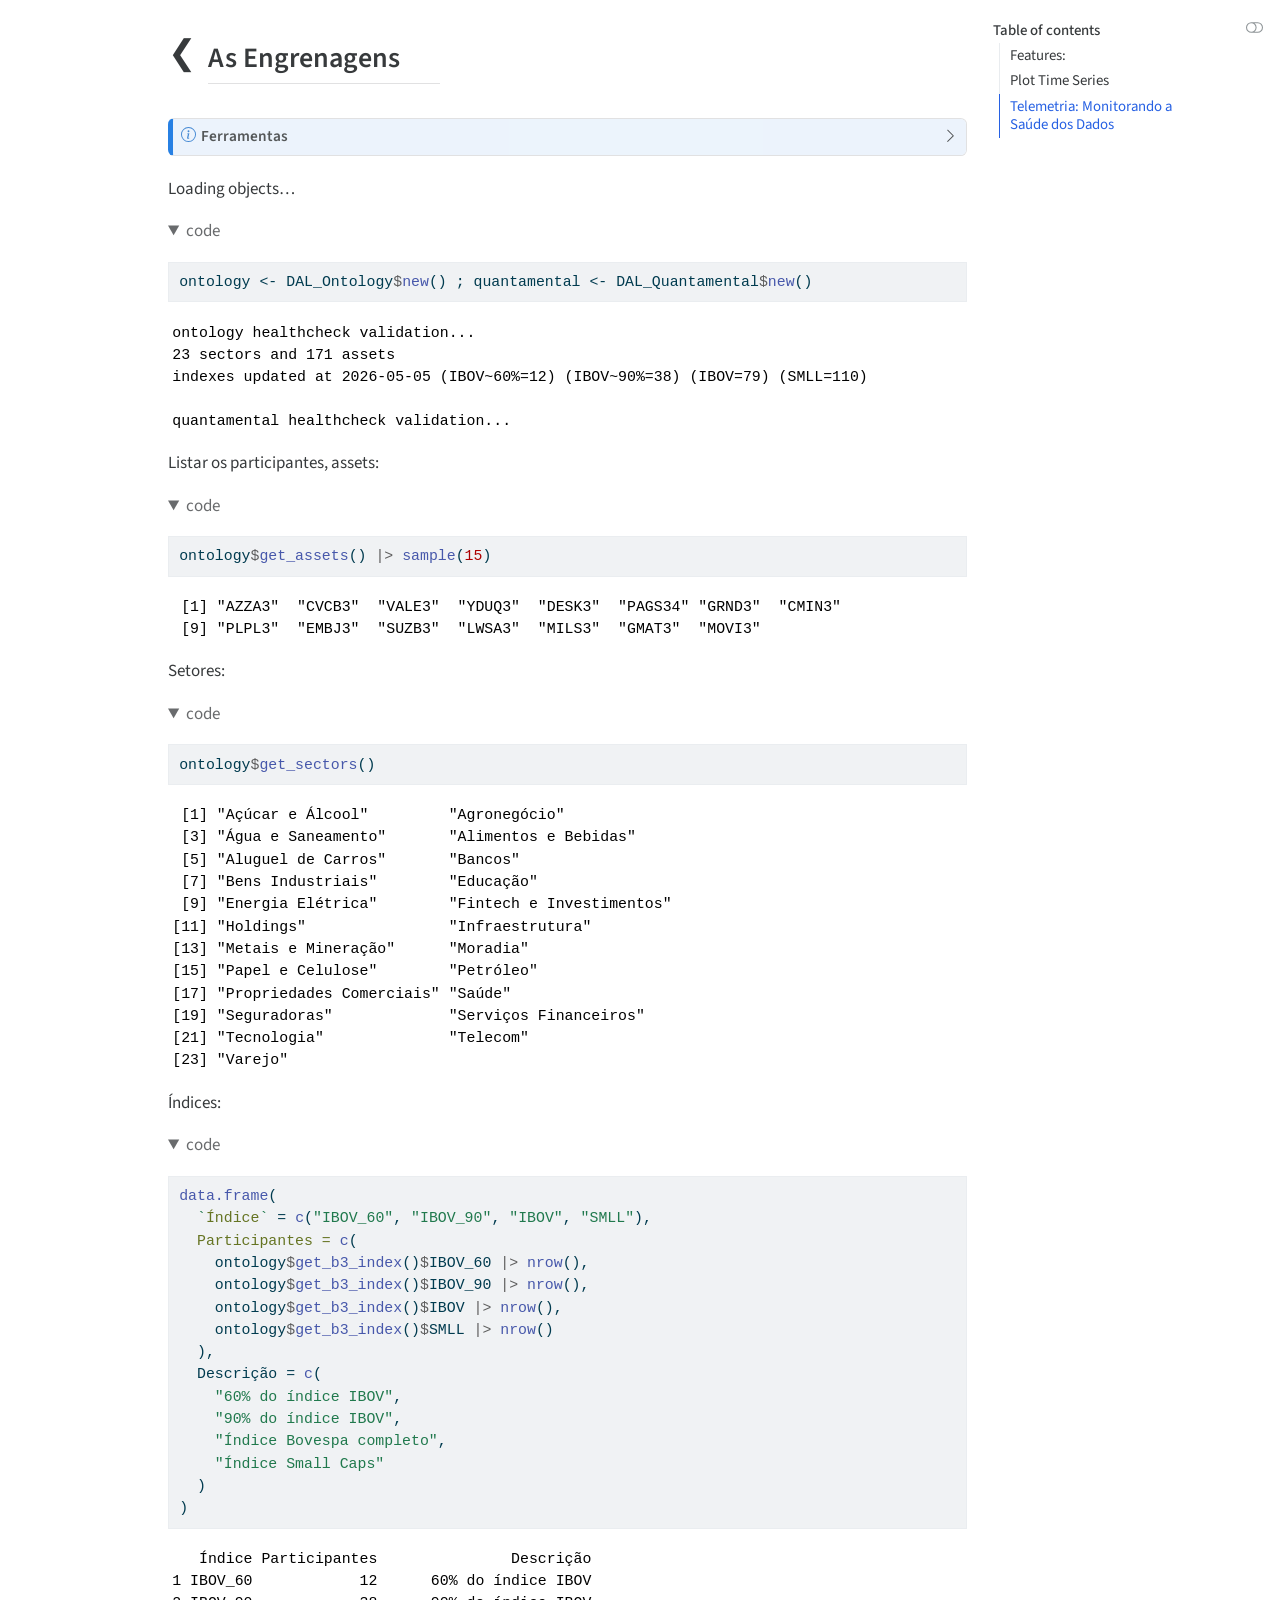
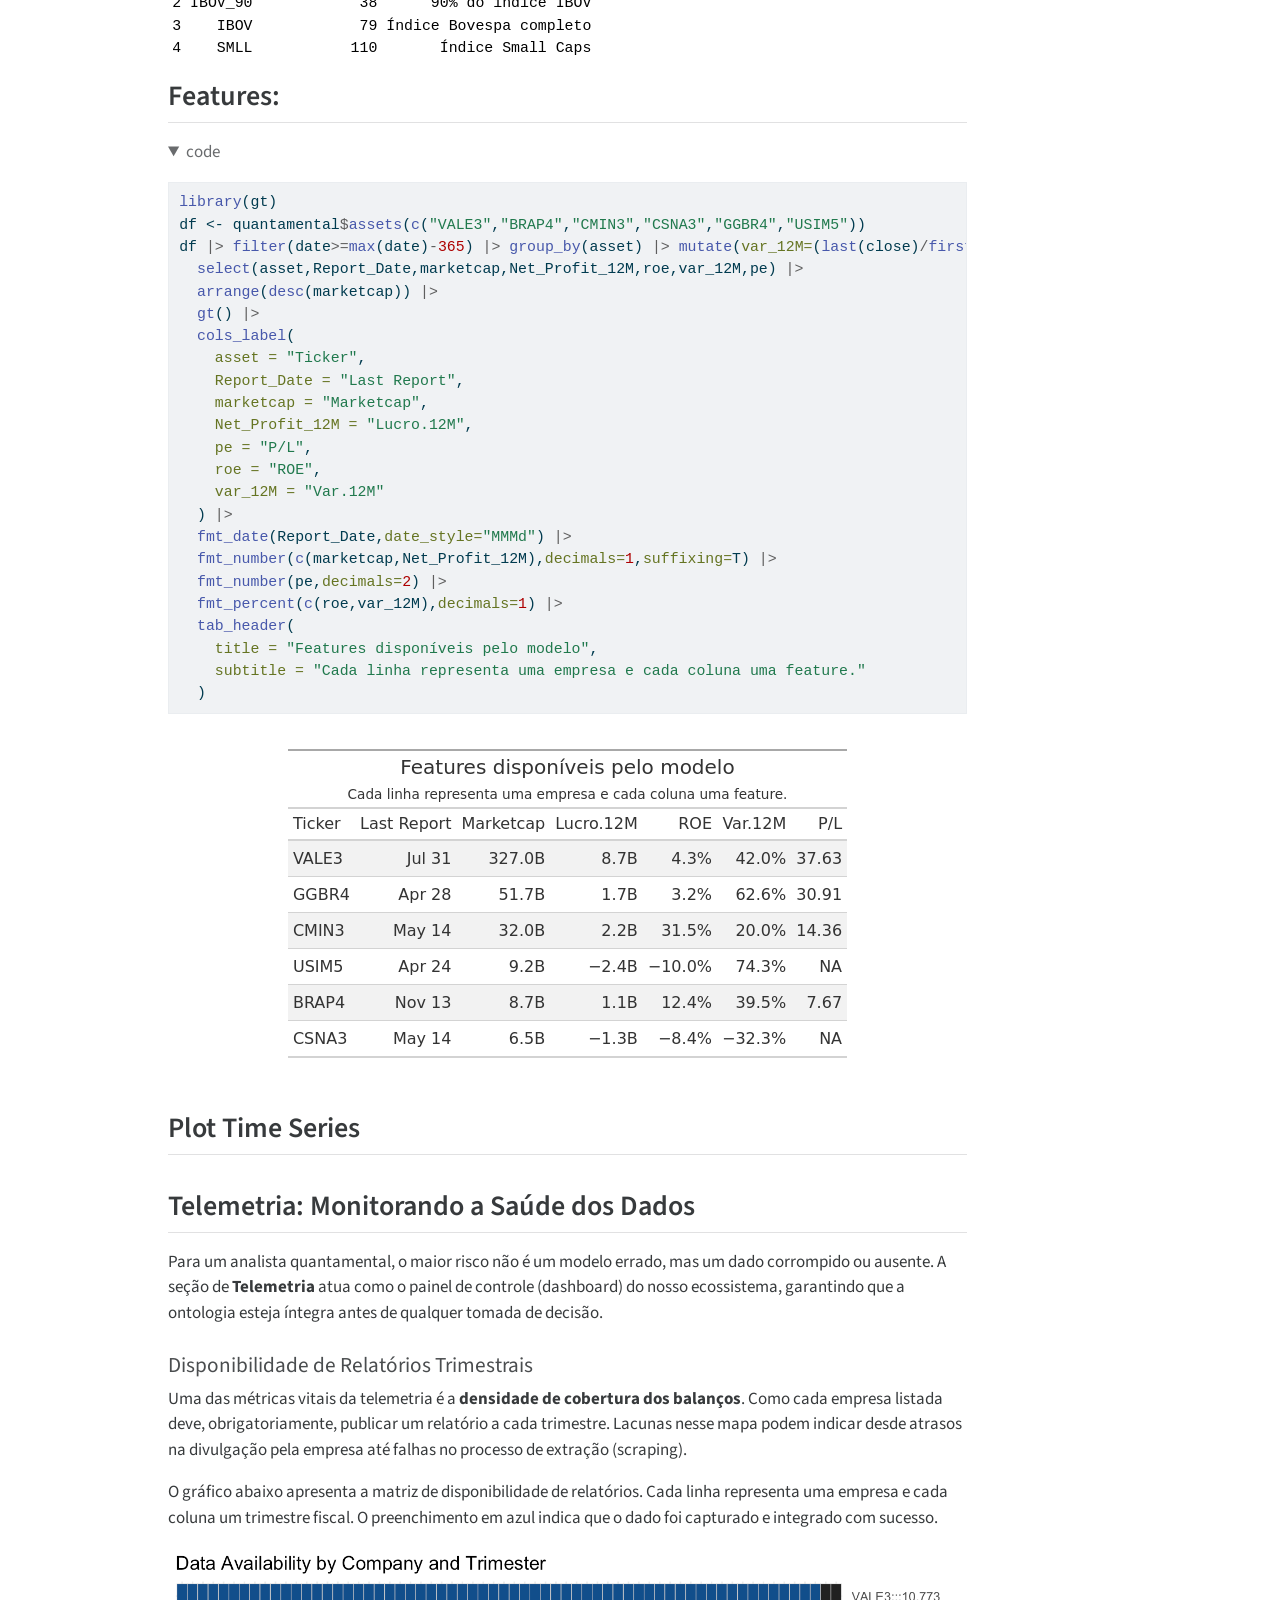
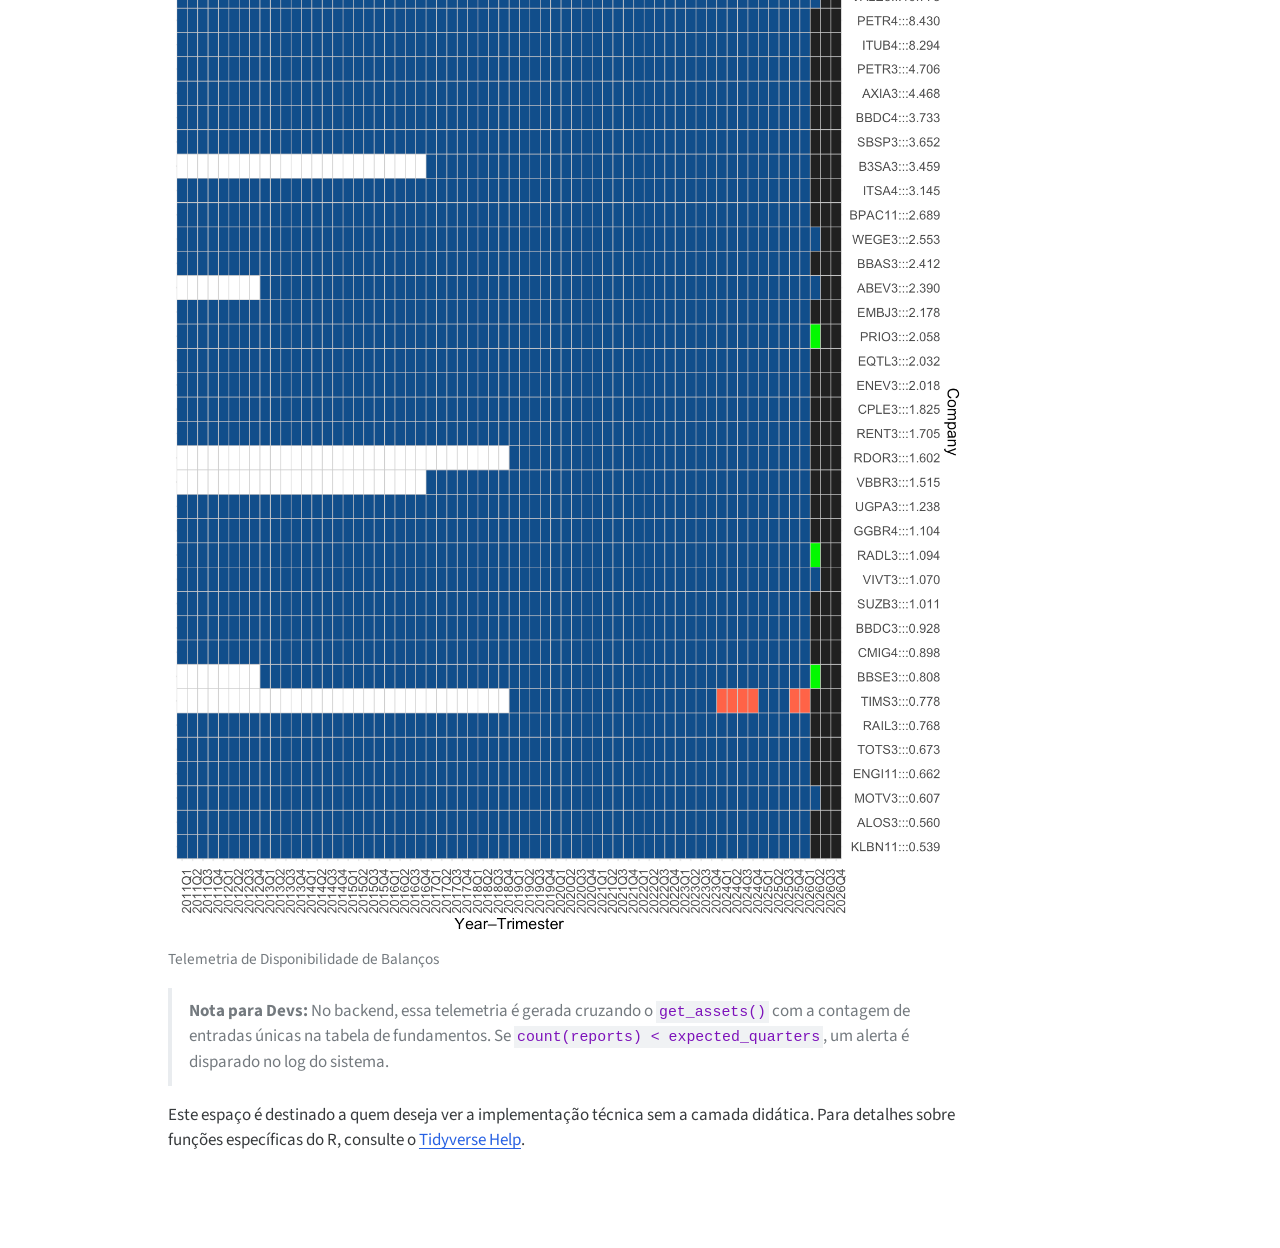
<file: docs/coding.html>
<!DOCTYPE html>
<html xmlns="http://www.w3.org/1999/xhtml" lang="en" xml:lang="en"><head>

<meta charset="utf-8">
<meta name="generator" content="quarto-1.10.18">

<meta name="viewport" content="width=device-width, initial-scale=1.0, user-scalable=yes">


<title>coding</title>
<style>
/* Default styles provided by pandoc.
** See https://pandoc.org/MANUAL.html#variables-for-html for config info.
*/
span.smallcaps{font-variant: small-caps;}
div.columns{display: flex; gap: 1.5em;}
div.column{flex: auto;}
@media screen {
div.columns{gap: min(4vw, 1.5em);}
div.column{overflow-x: auto;}
}
div.hanging-indent{margin-left: 1.5em; text-indent: -1.5em;}
ul.task-list{list-style: none;}
ul.task-list li input[type="checkbox"] {
  width: 0.8em;
  margin: 0 0.8em 0.2em -1em; /* quarto-specific, see https://github.com/quarto-dev/quarto-cli/issues/4556 */ 
  vertical-align: middle;
}
/* CSS for syntax highlighting */
html { -webkit-text-size-adjust: 100%; }
pre > code.sourceCode { white-space: pre; position: relative; }
pre > code.sourceCode > span { display: inline-block; line-height: 1.25; }
pre > code.sourceCode > span:empty { height: 1.2em; }
.sourceCode { overflow: visible; }
code.sourceCode > span { color: inherit; text-decoration: inherit; }
div.sourceCode { margin: 1em 0; }
pre.sourceCode { margin: 0; }
@media screen {
div.sourceCode { overflow: auto; }
}
@media print {
pre > code.sourceCode { white-space: pre-wrap; }
pre > code.sourceCode > span { text-indent: -5em; padding-left: 5em; }
}
pre.numberSource code
  { counter-reset: source-line 0; }
pre.numberSource code > span
  { position: relative; left: -4em; counter-increment: source-line; }
pre.numberSource code > span > a:first-child::before
  { content: counter(source-line);
    position: relative; left: -1em; text-align: right; vertical-align: baseline;
    border: none; display: inline-block;
    -webkit-touch-callout: none; -webkit-user-select: none;
    -khtml-user-select: none; -moz-user-select: none;
    -ms-user-select: none; user-select: none;
    padding: 0 4px; width: 4em;
  }
pre.numberSource { margin-left: 3em;  padding-left: 4px; }
div.sourceCode
  {   }
@media screen {
pre > code.sourceCode > span > a:first-child::before { text-decoration: underline; }
}
</style>


<script src="coding_files/libs/clipboard/clipboard.min.js"></script>
<script src="coding_files/libs/quarto-html/quarto.js" type="module"></script>
<script src="coding_files/libs/quarto-html/tabsets/tabsets.js" type="module"></script>
<script src="coding_files/libs/quarto-html/popper.min.js"></script>
<script src="coding_files/libs/quarto-html/tippy.umd.min.js"></script>
<script src="coding_files/libs/quarto-html/anchor.min.js"></script>
<link href="coding_files/libs/quarto-html/tippy.css" rel="stylesheet">
<link href="coding_files/libs/quarto-html/quarto-syntax-highlighting-64a204ab8560d761af7679ceaba22944.css" rel="stylesheet" class="quarto-color-scheme" id="quarto-text-highlighting-styles">
<link href="coding_files/libs/quarto-html/quarto-syntax-highlighting-dark-b85bc7c33db8c58e0ec93c3465666fed.css" rel="stylesheet" class="quarto-color-scheme quarto-color-alternate" id="quarto-text-highlighting-styles">
<link href="coding_files/libs/quarto-html/quarto-syntax-highlighting-64a204ab8560d761af7679ceaba22944.css" rel="stylesheet" class="quarto-color-scheme-extra" id="quarto-text-highlighting-styles">
<script src="coding_files/libs/bootstrap/bootstrap.min.js"></script>
<link href="coding_files/libs/bootstrap/bootstrap-icons.css" rel="stylesheet">
<link href="coding_files/libs/bootstrap/bootstrap-c2e55264ed47ce3b2e0326a2269f9400.min.css" rel="stylesheet" append-hash="true" class="quarto-color-scheme" id="quarto-bootstrap" data-mode="light">
<link href="coding_files/libs/bootstrap/bootstrap-dark-f190540a42fd2f439ea2df7ef852099b.min.css" rel="stylesheet" append-hash="true" class="quarto-color-scheme quarto-color-alternate" id="quarto-bootstrap" data-mode="dark">
<link href="coding_files/libs/bootstrap/bootstrap-c2e55264ed47ce3b2e0326a2269f9400.min.css" rel="stylesheet" append-hash="true" class="quarto-color-scheme-extra" id="quarto-bootstrap" data-mode="light">


</head>

<body class="quarto-light"><script id="quarto-html-before-body" type="application/javascript">
    const toggleBodyColorMode = (bsSheetEl) => {
      const mode = bsSheetEl.getAttribute("data-mode");
      const bodyEl = window.document.querySelector("body");
      if (mode === "dark") {
        bodyEl.classList.add("quarto-dark");
        bodyEl.classList.remove("quarto-light");
      } else {
        bodyEl.classList.add("quarto-light");
        bodyEl.classList.remove("quarto-dark");
      }
    }
    const toggleBodyColorPrimary = () => {
      const bsSheetEl = window.document.querySelector("link#quarto-bootstrap:not([rel=disabled-stylesheet])");
      if (bsSheetEl) {
        toggleBodyColorMode(bsSheetEl);
      }
    }
    const setColorSchemeToggle = (alternate) => {
      const toggles = window.document.querySelectorAll('.quarto-color-scheme-toggle');
      for (let i=0; i < toggles.length; i++) {
        const toggle = toggles[i];
        if (toggle) {
          if (alternate) {
            toggle.classList.add("alternate");
          } else {
            toggle.classList.remove("alternate");
          }
        }
      }
    };
    const toggleColorMode = (alternate) => {
      // Switch the stylesheets
      const primaryStylesheets = window.document.querySelectorAll('link.quarto-color-scheme:not(.quarto-color-alternate)');
      const alternateStylesheets = window.document.querySelectorAll('link.quarto-color-scheme.quarto-color-alternate');
      manageTransitions('#quarto-margin-sidebar .nav-link', false);
      if (alternate) {
        // note: dark is layered on light, we don't disable primary!
        enableStylesheet(alternateStylesheets);
        for (const sheetNode of alternateStylesheets) {
          if (sheetNode.id === "quarto-bootstrap") {
            toggleBodyColorMode(sheetNode);
          }
        }
      } else {
        disableStylesheet(alternateStylesheets);
        enableStylesheet(primaryStylesheets)
        toggleBodyColorPrimary();
      }
      manageTransitions('#quarto-margin-sidebar .nav-link', true);
      // Switch the toggles
      setColorSchemeToggle(alternate)
      // Hack to workaround the fact that safari doesn't
      // properly recolor the scrollbar when toggling (#1455)
      if (navigator.userAgent.indexOf('Safari') > 0 && navigator.userAgent.indexOf('Chrome') == -1) {
        manageTransitions("body", false);
        window.scrollTo(0, 1);
        setTimeout(() => {
          window.scrollTo(0, 0);
          manageTransitions("body", true);
        }, 40);
      }
    }
    const disableStylesheet = (stylesheets) => {
      for (let i=0; i < stylesheets.length; i++) {
        const stylesheet = stylesheets[i];
        stylesheet.rel = 'disabled-stylesheet';
      }
    }
    const enableStylesheet = (stylesheets) => {
      for (let i=0; i < stylesheets.length; i++) {
        const stylesheet = stylesheets[i];
        if(stylesheet.rel !== 'stylesheet') { // for Chrome, which will still FOUC without this check
          stylesheet.rel = 'stylesheet';
        }
      }
    }
    const manageTransitions = (selector, allowTransitions) => {
      const els = window.document.querySelectorAll(selector);
      for (let i=0; i < els.length; i++) {
        const el = els[i];
        if (allowTransitions) {
          el.classList.remove('notransition');
        } else {
          el.classList.add('notransition');
        }
      }
    }
    const isFileUrl = () => {
      return window.location.protocol === 'file:';
    }
    const hasAlternateSentinel = () => {
      let styleSentinel = getColorSchemeSentinel();
      if (styleSentinel !== null) {
        return styleSentinel === "alternate";
      } else {
        return false;
      }
    }
    const setStyleSentinel = (alternate) => {
      const value = alternate ? "alternate" : "default";
      if (!isFileUrl()) {
        window.localStorage.setItem("quarto-color-scheme", value);
      } else {
        localAlternateSentinel = value;
      }
    }
    const getColorSchemeSentinel = () => {
      if (!isFileUrl()) {
        const storageValue = window.localStorage.getItem("quarto-color-scheme");
        return storageValue != null ? storageValue : localAlternateSentinel;
      } else {
        return localAlternateSentinel;
      }
    }
    const toggleGiscusIfUsed = (isAlternate, darkModeDefault) => {
      const baseTheme = document.querySelector('#giscus-base-theme')?.value ?? 'light';
      const alternateTheme = document.querySelector('#giscus-alt-theme')?.value ?? 'dark';
      let newTheme = '';
      if(authorPrefersDark) {
        newTheme = isAlternate ? baseTheme : alternateTheme;
      } else {
        newTheme = isAlternate ? alternateTheme : baseTheme;
      }
      const changeGiscusTheme = () => {
        // From: https://github.com/giscus/giscus/issues/336
        const sendMessage = (message) => {
          const iframe = document.querySelector('iframe.giscus-frame');
          if (!iframe) return;
          iframe.contentWindow.postMessage({ giscus: message }, 'https://giscus.app');
        }
        sendMessage({
          setConfig: {
            theme: newTheme
          }
        });
      }
      const isGiscussLoaded = window.document.querySelector('iframe.giscus-frame') !== null;
      if (isGiscussLoaded) {
        changeGiscusTheme();
      }
    };
    const authorPrefersDark = false;
    const darkModeDefault = authorPrefersDark;
      document.querySelector('link#quarto-text-highlighting-styles.quarto-color-scheme-extra').rel = 'disabled-stylesheet';
      document.querySelector('link#quarto-bootstrap.quarto-color-scheme-extra').rel = 'disabled-stylesheet';
    let localAlternateSentinel = darkModeDefault ? 'alternate' : 'default';
    // Dark / light mode switch
    window.quartoToggleColorScheme = () => {
      // Read the current dark / light value
      let toAlternate = !hasAlternateSentinel();
      toggleColorMode(toAlternate);
      setStyleSentinel(toAlternate);
      toggleGiscusIfUsed(toAlternate, darkModeDefault);
      window.dispatchEvent(new Event('resize'));
    };
    // Switch to dark mode if need be
    if (hasAlternateSentinel()) {
      toggleColorMode(true);
    } else {
      toggleColorMode(false);
    }
  </script>

<div id="quarto-content" class="page-columns page-rows-contents page-layout-article">
<div id="quarto-margin-sidebar" class="sidebar margin-sidebar">
  <nav id="TOC" role="doc-toc" class="toc-active">
    <h2 id="toc-title">Table of contents</h2>
   
  <ul class="collapse">
  <li><a href="#features" id="toc-features" class="nav-link active" data-scroll-target="#features">Features:</a></li>
  <li><a href="#plot-time-series" id="toc-plot-time-series" class="nav-link" data-scroll-target="#plot-time-series">Plot Time Series</a></li>
  <li><a href="#telemetria-monitorando-a-saúde-dos-dados" id="toc-telemetria-monitorando-a-saúde-dos-dados" class="nav-link" data-scroll-target="#telemetria-monitorando-a-saúde-dos-dados">Telemetria: Monitorando a Saúde dos Dados</a></li>
  </ul>
</nav>
</div>
<main class="content" id="quarto-document-content">





<style>

.page-header {
    display: flex;
    align-items: center;
    gap: 12px;
    margin: 20px 0 30px 0;
}

.page-header h2 {
    margin: 0;
    line-height: 1.1;
}

.back-button {
    font-size: 2rem;
    text-decoration: none;
    color: inherit;
    line-height: 1;
    display: flex;
    align-items: center;
    justify-content: center;
    transition: 0.2s;
}

.back-button:hover {
    color: #0d6efd;
    transform: translateX(-2px);
}

</style>
<div class="page-header">
<p><a class="back-button" href="index.html" title="Back to Home"> ❮ </a></p>
<h2 class="anchored">
As Engrenagens
</h2>
</div>
<div class="callout callout-style-default callout-note callout-titled">
<div class="callout-header d-flex align-content-center collapsed" data-bs-toggle="collapse" data-bs-target=".callout-1-contents" aria-controls="callout-1" aria-expanded="false" aria-label="Toggle callout">
<div class="callout-icon-container">
<i class="callout-icon"></i>
</div>
<div class="callout-title-container flex-fill">
<span class="screen-reader-only">Note</span>Ferramentas
</div>
<div class="callout-btn-toggle d-inline-block border-0 py-1 ps-1 pe-0 float-end"><i class="callout-toggle"></i></div>
</div>
<div id="callout-1" class="callout-1-contents callout-collapse collapse">
<div class="callout-body-container callout-body">
<p>Este espaço é destinado a quem deseja ver a implementação técnica sem a camada didática.</p>
<p>Para detalhes sobre funções específicas do R, consulte o <a href="https://www.tidyverse.org/help/">Tidyverse Help</a>.</p>
<div class="cell">
<div class="cell-output cell-output-stdout">
<pre><code>ontology healthcheck validation...
23 sectors and 171 assets 
indexes updated at 2026-05-05 (IBOV~60%=12) (IBOV~90%=38) (IBOV=79) (SMLL=110) </code></pre>
</div>
<div class="cell-output cell-output-stdout">
<pre><code>quantamental healthcheck validation...</code></pre>
</div>
</div>
</div>
</div>
</div>
<p>Loading objects…</p>
<div class="cell">
<details open="" class="code-fold">
<summary>code</summary>
<div class="code-copy-outer-scaffold"><div class="sourceCode cell-code" id="cb3"><pre class="sourceCode r code-with-copy"><code class="sourceCode r"><span id="cb3-1"><a href="#cb3-1" aria-hidden="true" tabindex="-1"></a>ontology <span class="ot">&lt;-</span> DAL_Ontology<span class="sc">$</span><span class="fu">new</span>() ; quantamental <span class="ot">&lt;-</span> DAL_Quantamental<span class="sc">$</span><span class="fu">new</span>()</span></code></pre></div><button title="Copy to Clipboard" class="code-copy-button"><i class="bi"></i></button></div>
</details>
<div class="cell-output cell-output-stdout">
<pre><code>ontology healthcheck validation...
23 sectors and 171 assets 
indexes updated at 2026-05-05 (IBOV~60%=12) (IBOV~90%=38) (IBOV=79) (SMLL=110) </code></pre>
</div>
<div class="cell-output cell-output-stdout">
<pre><code>quantamental healthcheck validation...</code></pre>
</div>
</div>
<p>Listar os participantes, assets:</p>
<div class="cell">
<details open="" class="code-fold">
<summary>code</summary>
<div class="code-copy-outer-scaffold"><div class="sourceCode cell-code" id="cb6"><pre class="sourceCode r code-with-copy"><code class="sourceCode r"><span id="cb6-1"><a href="#cb6-1" aria-hidden="true" tabindex="-1"></a>ontology<span class="sc">$</span><span class="fu">get_assets</span>() <span class="sc">|&gt;</span> <span class="fu">sample</span>(<span class="dv">15</span>)</span></code></pre></div><button title="Copy to Clipboard" class="code-copy-button"><i class="bi"></i></button></div>
</details>
<div class="cell-output cell-output-stdout">
<pre><code> [1] "AZZA3"  "CVCB3"  "VALE3"  "YDUQ3"  "DESK3"  "PAGS34" "GRND3"  "CMIN3" 
 [9] "PLPL3"  "EMBJ3"  "SUZB3"  "LWSA3"  "MILS3"  "GMAT3"  "MOVI3" </code></pre>
</div>
</div>
<p>Setores:</p>
<div class="cell">
<details open="" class="code-fold">
<summary>code</summary>
<div class="code-copy-outer-scaffold"><div class="sourceCode cell-code" id="cb8"><pre class="sourceCode r code-with-copy"><code class="sourceCode r"><span id="cb8-1"><a href="#cb8-1" aria-hidden="true" tabindex="-1"></a>ontology<span class="sc">$</span><span class="fu">get_sectors</span>()</span></code></pre></div><button title="Copy to Clipboard" class="code-copy-button"><i class="bi"></i></button></div>
</details>
<div class="cell-output cell-output-stdout">
<pre><code> [1] "Açúcar e Álcool"         "Agronegócio"            
 [3] "Água e Saneamento"       "Alimentos e Bebidas"    
 [5] "Aluguel de Carros"       "Bancos"                 
 [7] "Bens Industriais"        "Educação"               
 [9] "Energia Elétrica"        "Fintech e Investimentos"
[11] "Holdings"                "Infraestrutura"         
[13] "Metais e Mineração"      "Moradia"                
[15] "Papel e Celulose"        "Petróleo"               
[17] "Propriedades Comerciais" "Saúde"                  
[19] "Seguradoras"             "Serviços Financeiros"   
[21] "Tecnologia"              "Telecom"                
[23] "Varejo"                 </code></pre>
</div>
</div>
<p>Índices:</p>
<div class="cell">
<details open="" class="code-fold">
<summary>code</summary>
<div class="code-copy-outer-scaffold"><div class="sourceCode cell-code" id="cb10"><pre class="sourceCode r code-with-copy"><code class="sourceCode r"><span id="cb10-1"><a href="#cb10-1" aria-hidden="true" tabindex="-1"></a><span class="fu">data.frame</span>(</span>
<span id="cb10-2"><a href="#cb10-2" aria-hidden="true" tabindex="-1"></a>  <span class="st">`</span><span class="at">Índice</span><span class="st">`</span> <span class="ot">=</span> <span class="fu">c</span>(<span class="st">"IBOV_60"</span>, <span class="st">"IBOV_90"</span>, <span class="st">"IBOV"</span>, <span class="st">"SMLL"</span>),</span>
<span id="cb10-3"><a href="#cb10-3" aria-hidden="true" tabindex="-1"></a>  <span class="at">Participantes =</span> <span class="fu">c</span>(</span>
<span id="cb10-4"><a href="#cb10-4" aria-hidden="true" tabindex="-1"></a>    ontology<span class="sc">$</span><span class="fu">get_b3_index</span>()<span class="sc">$</span>IBOV_60 <span class="sc">|&gt;</span> <span class="fu">nrow</span>(),</span>
<span id="cb10-5"><a href="#cb10-5" aria-hidden="true" tabindex="-1"></a>    ontology<span class="sc">$</span><span class="fu">get_b3_index</span>()<span class="sc">$</span>IBOV_90 <span class="sc">|&gt;</span> <span class="fu">nrow</span>(),</span>
<span id="cb10-6"><a href="#cb10-6" aria-hidden="true" tabindex="-1"></a>    ontology<span class="sc">$</span><span class="fu">get_b3_index</span>()<span class="sc">$</span>IBOV <span class="sc">|&gt;</span> <span class="fu">nrow</span>(),</span>
<span id="cb10-7"><a href="#cb10-7" aria-hidden="true" tabindex="-1"></a>    ontology<span class="sc">$</span><span class="fu">get_b3_index</span>()<span class="sc">$</span>SMLL <span class="sc">|&gt;</span> <span class="fu">nrow</span>()</span>
<span id="cb10-8"><a href="#cb10-8" aria-hidden="true" tabindex="-1"></a>  ),</span>
<span id="cb10-9"><a href="#cb10-9" aria-hidden="true" tabindex="-1"></a>  Descrição <span class="ot">=</span> <span class="fu">c</span>(</span>
<span id="cb10-10"><a href="#cb10-10" aria-hidden="true" tabindex="-1"></a>    <span class="st">"60% do índice IBOV"</span>,</span>
<span id="cb10-11"><a href="#cb10-11" aria-hidden="true" tabindex="-1"></a>    <span class="st">"90% do índice IBOV"</span>,</span>
<span id="cb10-12"><a href="#cb10-12" aria-hidden="true" tabindex="-1"></a>    <span class="st">"Índice Bovespa completo"</span>,</span>
<span id="cb10-13"><a href="#cb10-13" aria-hidden="true" tabindex="-1"></a>    <span class="st">"Índice Small Caps"</span></span>
<span id="cb10-14"><a href="#cb10-14" aria-hidden="true" tabindex="-1"></a>  )</span>
<span id="cb10-15"><a href="#cb10-15" aria-hidden="true" tabindex="-1"></a>)</span></code></pre></div><button title="Copy to Clipboard" class="code-copy-button"><i class="bi"></i></button></div>
</details>
<div class="cell-output cell-output-stdout">
<pre><code>   Índice Participantes               Descrição
1 IBOV_60            12      60% do índice IBOV
2 IBOV_90            38      90% do índice IBOV
3    IBOV            79 Índice Bovespa completo
4    SMLL           110       Índice Small Caps</code></pre>
</div>
</div>
<section id="features" class="level2">
<h2 class="anchored" data-anchor-id="features">Features:</h2>
<div class="cell">
<details open="" class="code-fold">
<summary>code</summary>
<div class="code-copy-outer-scaffold"><div class="sourceCode cell-code" id="cb12"><pre class="sourceCode r code-with-copy"><code class="sourceCode r"><span id="cb12-1"><a href="#cb12-1" aria-hidden="true" tabindex="-1"></a><span class="fu">library</span>(gt)</span>
<span id="cb12-2"><a href="#cb12-2" aria-hidden="true" tabindex="-1"></a>df <span class="ot">&lt;-</span> quantamental<span class="sc">$</span><span class="fu">assets</span>(<span class="fu">c</span>(<span class="st">"VALE3"</span>,<span class="st">"BRAP4"</span>,<span class="st">"CMIN3"</span>,<span class="st">"CSNA3"</span>,<span class="st">"GGBR4"</span>,<span class="st">"USIM5"</span>))</span>
<span id="cb12-3"><a href="#cb12-3" aria-hidden="true" tabindex="-1"></a>df <span class="sc">|&gt;</span> <span class="fu">filter</span>(date<span class="sc">&gt;=</span><span class="fu">max</span>(date)<span class="sc">-</span><span class="dv">365</span>) <span class="sc">|&gt;</span> <span class="fu">group_by</span>(asset) <span class="sc">|&gt;</span> <span class="fu">mutate</span>(<span class="at">var_12M=</span>(<span class="fu">last</span>(close)<span class="sc">/</span><span class="fu">first</span>(close))<span class="sc">-</span><span class="dv">1</span>) <span class="sc">|&gt;</span> <span class="fu">filter</span>(date<span class="sc">==</span><span class="fu">max</span>(date)) <span class="sc">|&gt;</span> <span class="fu">ungroup</span>() <span class="sc">|&gt;</span> <span class="fu">mutate</span>(<span class="at">marketcap=</span>marketcap<span class="sc">*</span><span class="dv">1000</span>,<span class="at">Net_Profit_12M=</span>Net_Profit_12M<span class="sc">*</span><span class="dv">1000</span>) <span class="sc">|&gt;</span> </span>
<span id="cb12-4"><a href="#cb12-4" aria-hidden="true" tabindex="-1"></a>  <span class="fu">select</span>(asset,Report_Date,marketcap,Net_Profit_12M,roe,var_12M,pe) <span class="sc">|&gt;</span> </span>
<span id="cb12-5"><a href="#cb12-5" aria-hidden="true" tabindex="-1"></a>  <span class="fu">arrange</span>(<span class="fu">desc</span>(marketcap)) <span class="sc">|&gt;</span> </span>
<span id="cb12-6"><a href="#cb12-6" aria-hidden="true" tabindex="-1"></a>  <span class="fu">gt</span>() <span class="sc">|&gt;</span> </span>
<span id="cb12-7"><a href="#cb12-7" aria-hidden="true" tabindex="-1"></a>  <span class="fu">cols_label</span>(</span>
<span id="cb12-8"><a href="#cb12-8" aria-hidden="true" tabindex="-1"></a>    <span class="at">asset =</span> <span class="st">"Ticker"</span>,</span>
<span id="cb12-9"><a href="#cb12-9" aria-hidden="true" tabindex="-1"></a>    <span class="at">Report_Date =</span> <span class="st">"Last Report"</span>,</span>
<span id="cb12-10"><a href="#cb12-10" aria-hidden="true" tabindex="-1"></a>    <span class="at">marketcap =</span> <span class="st">"Marketcap"</span>,</span>
<span id="cb12-11"><a href="#cb12-11" aria-hidden="true" tabindex="-1"></a>    <span class="at">Net_Profit_12M =</span> <span class="st">"Lucro.12M"</span>,</span>
<span id="cb12-12"><a href="#cb12-12" aria-hidden="true" tabindex="-1"></a>    <span class="at">pe =</span> <span class="st">"P/L"</span>,</span>
<span id="cb12-13"><a href="#cb12-13" aria-hidden="true" tabindex="-1"></a>    <span class="at">roe =</span> <span class="st">"ROE"</span>,</span>
<span id="cb12-14"><a href="#cb12-14" aria-hidden="true" tabindex="-1"></a>    <span class="at">var_12M =</span> <span class="st">"Var.12M"</span></span>
<span id="cb12-15"><a href="#cb12-15" aria-hidden="true" tabindex="-1"></a>  ) <span class="sc">|&gt;</span></span>
<span id="cb12-16"><a href="#cb12-16" aria-hidden="true" tabindex="-1"></a>  <span class="fu">fmt_date</span>(Report_Date,<span class="at">date_style=</span><span class="st">"MMMd"</span>) <span class="sc">|&gt;</span></span>
<span id="cb12-17"><a href="#cb12-17" aria-hidden="true" tabindex="-1"></a>  <span class="fu">fmt_number</span>(<span class="fu">c</span>(marketcap,Net_Profit_12M),<span class="at">decimals=</span><span class="dv">1</span>,<span class="at">suffixing=</span>T) <span class="sc">|&gt;</span> </span>
<span id="cb12-18"><a href="#cb12-18" aria-hidden="true" tabindex="-1"></a>  <span class="fu">fmt_number</span>(pe,<span class="at">decimals=</span><span class="dv">2</span>) <span class="sc">|&gt;</span></span>
<span id="cb12-19"><a href="#cb12-19" aria-hidden="true" tabindex="-1"></a>  <span class="fu">fmt_percent</span>(<span class="fu">c</span>(roe,var_12M),<span class="at">decimals=</span><span class="dv">1</span>) <span class="sc">|&gt;</span></span>
<span id="cb12-20"><a href="#cb12-20" aria-hidden="true" tabindex="-1"></a>  <span class="fu">tab_header</span>(</span>
<span id="cb12-21"><a href="#cb12-21" aria-hidden="true" tabindex="-1"></a>    <span class="at">title =</span> <span class="st">"Features disponíveis pelo modelo"</span>,</span>
<span id="cb12-22"><a href="#cb12-22" aria-hidden="true" tabindex="-1"></a>    <span class="at">subtitle =</span> <span class="st">"Cada linha representa uma empresa e cada coluna uma feature."</span></span>
<span id="cb12-23"><a href="#cb12-23" aria-hidden="true" tabindex="-1"></a>  )</span></code></pre></div><button title="Copy to Clipboard" class="code-copy-button"><i class="bi"></i></button></div>
</details>
<div class="cell-output-display">
<div id="vggtuwlzcp" style="padding-left:0px;padding-right:0px;padding-top:10px;padding-bottom:10px;overflow-x:auto;overflow-y:auto;width:auto;height:auto;">
<style>#vggtuwlzcp table {
  font-family: system-ui, 'Segoe UI', Roboto, Helvetica, Arial, sans-serif, 'Apple Color Emoji', 'Segoe UI Emoji', 'Segoe UI Symbol', 'Noto Color Emoji';
  -webkit-font-smoothing: antialiased;
  -moz-osx-font-smoothing: grayscale;
}

#vggtuwlzcp thead, #vggtuwlzcp tbody, #vggtuwlzcp tfoot, #vggtuwlzcp tr, #vggtuwlzcp td, #vggtuwlzcp th {
  border-style: none;
}

#vggtuwlzcp p {
  margin: 0;
  padding: 0;
}

#vggtuwlzcp .gt_table {
  display: table;
  border-collapse: collapse;
  line-height: normal;
  margin-left: auto;
  margin-right: auto;
  color: #333333;
  font-size: 16px;
  font-weight: normal;
  font-style: normal;
  background-color: #FFFFFF;
  width: auto;
  border-top-style: solid;
  border-top-width: 2px;
  border-top-color: #A8A8A8;
  border-right-style: none;
  border-right-width: 2px;
  border-right-color: #D3D3D3;
  border-bottom-style: solid;
  border-bottom-width: 2px;
  border-bottom-color: #A8A8A8;
  border-left-style: none;
  border-left-width: 2px;
  border-left-color: #D3D3D3;
}

#vggtuwlzcp .gt_caption {
  padding-top: 4px;
  padding-bottom: 4px;
}

#vggtuwlzcp .gt_title {
  color: #333333;
  font-size: 125%;
  font-weight: initial;
  padding-top: 4px;
  padding-bottom: 4px;
  padding-left: 5px;
  padding-right: 5px;
  border-bottom-color: #FFFFFF;
  border-bottom-width: 0;
}

#vggtuwlzcp .gt_subtitle {
  color: #333333;
  font-size: 85%;
  font-weight: initial;
  padding-top: 3px;
  padding-bottom: 5px;
  padding-left: 5px;
  padding-right: 5px;
  border-top-color: #FFFFFF;
  border-top-width: 0;
}

#vggtuwlzcp .gt_heading {
  background-color: #FFFFFF;
  text-align: center;
  border-bottom-color: #FFFFFF;
  border-left-style: none;
  border-left-width: 1px;
  border-left-color: #D3D3D3;
  border-right-style: none;
  border-right-width: 1px;
  border-right-color: #D3D3D3;
}

#vggtuwlzcp .gt_bottom_border {
  border-bottom-style: solid;
  border-bottom-width: 2px;
  border-bottom-color: #D3D3D3;
}

#vggtuwlzcp .gt_col_headings {
  border-top-style: solid;
  border-top-width: 2px;
  border-top-color: #D3D3D3;
  border-bottom-style: solid;
  border-bottom-width: 2px;
  border-bottom-color: #D3D3D3;
  border-left-style: none;
  border-left-width: 1px;
  border-left-color: #D3D3D3;
  border-right-style: none;
  border-right-width: 1px;
  border-right-color: #D3D3D3;
}

#vggtuwlzcp .gt_col_heading {
  color: #333333;
  background-color: #FFFFFF;
  font-size: 100%;
  font-weight: normal;
  text-transform: inherit;
  border-left-style: none;
  border-left-width: 1px;
  border-left-color: #D3D3D3;
  border-right-style: none;
  border-right-width: 1px;
  border-right-color: #D3D3D3;
  vertical-align: bottom;
  padding-top: 5px;
  padding-bottom: 6px;
  padding-left: 5px;
  padding-right: 5px;
  overflow-x: hidden;
}

#vggtuwlzcp .gt_column_spanner_outer {
  color: #333333;
  background-color: #FFFFFF;
  font-size: 100%;
  font-weight: normal;
  text-transform: inherit;
  padding-top: 0;
  padding-bottom: 0;
  padding-left: 4px;
  padding-right: 4px;
}

#vggtuwlzcp .gt_column_spanner_outer:first-child {
  padding-left: 0;
}

#vggtuwlzcp .gt_column_spanner_outer:last-child {
  padding-right: 0;
}

#vggtuwlzcp .gt_column_spanner {
  border-bottom-style: solid;
  border-bottom-width: 2px;
  border-bottom-color: #D3D3D3;
  vertical-align: bottom;
  padding-top: 5px;
  padding-bottom: 5px;
  overflow-x: hidden;
  display: inline-block;
  width: 100%;
}

#vggtuwlzcp .gt_spanner_row {
  border-bottom-style: hidden;
}

#vggtuwlzcp .gt_group_heading {
  padding-top: 8px;
  padding-bottom: 8px;
  padding-left: 5px;
  padding-right: 5px;
  color: #333333;
  background-color: #FFFFFF;
  font-size: 100%;
  font-weight: initial;
  text-transform: inherit;
  border-top-style: solid;
  border-top-width: 2px;
  border-top-color: #D3D3D3;
  border-bottom-style: solid;
  border-bottom-width: 2px;
  border-bottom-color: #D3D3D3;
  border-left-style: none;
  border-left-width: 1px;
  border-left-color: #D3D3D3;
  border-right-style: none;
  border-right-width: 1px;
  border-right-color: #D3D3D3;
  vertical-align: middle;
  text-align: left;
}

#vggtuwlzcp .gt_empty_group_heading {
  padding: 0.5px;
  color: #333333;
  background-color: #FFFFFF;
  font-size: 100%;
  font-weight: initial;
  border-top-style: solid;
  border-top-width: 2px;
  border-top-color: #D3D3D3;
  border-bottom-style: solid;
  border-bottom-width: 2px;
  border-bottom-color: #D3D3D3;
  vertical-align: middle;
}

#vggtuwlzcp .gt_from_md > :first-child {
  margin-top: 0;
}

#vggtuwlzcp .gt_from_md > :last-child {
  margin-bottom: 0;
}

#vggtuwlzcp .gt_row {
  padding-top: 8px;
  padding-bottom: 8px;
  padding-left: 5px;
  padding-right: 5px;
  margin: 10px;
  border-top-style: solid;
  border-top-width: 1px;
  border-top-color: #D3D3D3;
  border-left-style: none;
  border-left-width: 1px;
  border-left-color: #D3D3D3;
  border-right-style: none;
  border-right-width: 1px;
  border-right-color: #D3D3D3;
  vertical-align: middle;
  overflow-x: hidden;
}

#vggtuwlzcp .gt_stub {
  color: #333333;
  background-color: #FFFFFF;
  font-size: 100%;
  font-weight: initial;
  text-transform: inherit;
  border-right-style: solid;
  border-right-width: 2px;
  border-right-color: #D3D3D3;
  padding-left: 5px;
  padding-right: 5px;
}

#vggtuwlzcp .gt_stub_row_group {
  color: #333333;
  background-color: #FFFFFF;
  font-size: 100%;
  font-weight: initial;
  text-transform: inherit;
  border-right-style: solid;
  border-right-width: 2px;
  border-right-color: #D3D3D3;
  padding-left: 5px;
  padding-right: 5px;
  vertical-align: top;
}

#vggtuwlzcp .gt_row_group_first td {
  border-top-width: 2px;
}

#vggtuwlzcp .gt_row_group_first th {
  border-top-width: 2px;
}

#vggtuwlzcp .gt_summary_row {
  color: #333333;
  background-color: #FFFFFF;
  text-transform: inherit;
  padding-top: 8px;
  padding-bottom: 8px;
  padding-left: 5px;
  padding-right: 5px;
}

#vggtuwlzcp .gt_first_summary_row {
  border-top-style: solid;
  border-top-color: #D3D3D3;
}

#vggtuwlzcp .gt_first_summary_row.thick {
  border-top-width: 2px;
}

#vggtuwlzcp .gt_last_summary_row {
  padding-top: 8px;
  padding-bottom: 8px;
  padding-left: 5px;
  padding-right: 5px;
  border-bottom-style: solid;
  border-bottom-width: 2px;
  border-bottom-color: #D3D3D3;
}

#vggtuwlzcp .gt_grand_summary_row {
  color: #333333;
  background-color: #FFFFFF;
  text-transform: inherit;
  padding-top: 8px;
  padding-bottom: 8px;
  padding-left: 5px;
  padding-right: 5px;
}

#vggtuwlzcp .gt_first_grand_summary_row {
  padding-top: 8px;
  padding-bottom: 8px;
  padding-left: 5px;
  padding-right: 5px;
  border-top-style: double;
  border-top-width: 6px;
  border-top-color: #D3D3D3;
}

#vggtuwlzcp .gt_last_grand_summary_row_top {
  padding-top: 8px;
  padding-bottom: 8px;
  padding-left: 5px;
  padding-right: 5px;
  border-bottom-style: double;
  border-bottom-width: 6px;
  border-bottom-color: #D3D3D3;
}

#vggtuwlzcp .gt_striped {
  background-color: rgba(128, 128, 128, 0.05);
}

#vggtuwlzcp .gt_table_body {
  border-top-style: solid;
  border-top-width: 2px;
  border-top-color: #D3D3D3;
  border-bottom-style: solid;
  border-bottom-width: 2px;
  border-bottom-color: #D3D3D3;
}

#vggtuwlzcp .gt_footnotes {
  color: #333333;
  background-color: #FFFFFF;
  border-bottom-style: none;
  border-bottom-width: 2px;
  border-bottom-color: #D3D3D3;
  border-left-style: none;
  border-left-width: 2px;
  border-left-color: #D3D3D3;
  border-right-style: none;
  border-right-width: 2px;
  border-right-color: #D3D3D3;
}

#vggtuwlzcp .gt_footnote {
  margin: 0px;
  font-size: 90%;
  padding-top: 4px;
  padding-bottom: 4px;
  padding-left: 5px;
  padding-right: 5px;
}

#vggtuwlzcp .gt_sourcenotes {
  color: #333333;
  background-color: #FFFFFF;
  border-bottom-style: none;
  border-bottom-width: 2px;
  border-bottom-color: #D3D3D3;
  border-left-style: none;
  border-left-width: 2px;
  border-left-color: #D3D3D3;
  border-right-style: none;
  border-right-width: 2px;
  border-right-color: #D3D3D3;
}

#vggtuwlzcp .gt_sourcenote {
  font-size: 90%;
  padding-top: 4px;
  padding-bottom: 4px;
  padding-left: 5px;
  padding-right: 5px;
}

#vggtuwlzcp .gt_left {
  text-align: left;
}

#vggtuwlzcp .gt_center {
  text-align: center;
}

#vggtuwlzcp .gt_right {
  text-align: right;
  font-variant-numeric: tabular-nums;
}

#vggtuwlzcp .gt_font_normal {
  font-weight: normal;
}

#vggtuwlzcp .gt_font_bold {
  font-weight: bold;
}

#vggtuwlzcp .gt_font_italic {
  font-style: italic;
}

#vggtuwlzcp .gt_super {
  font-size: 65%;
}

#vggtuwlzcp .gt_footnote_marks {
  font-size: 75%;
  vertical-align: 0.4em;
  position: initial;
}

#vggtuwlzcp .gt_asterisk {
  font-size: 100%;
  vertical-align: 0;
}

#vggtuwlzcp .gt_indent_1 {
  text-indent: 5px;
}

#vggtuwlzcp .gt_indent_2 {
  text-indent: 10px;
}

#vggtuwlzcp .gt_indent_3 {
  text-indent: 15px;
}

#vggtuwlzcp .gt_indent_4 {
  text-indent: 20px;
}

#vggtuwlzcp .gt_indent_5 {
  text-indent: 25px;
}

#vggtuwlzcp .katex-display {
  display: inline-flex !important;
  margin-bottom: 0.75em !important;
}

#vggtuwlzcp div.Reactable > div.rt-table > div.rt-thead > div.rt-tr.rt-tr-group-header > div.rt-th-group:after {
  height: 0px !important;
}
</style>

<table class="gt_table caption-top table table-sm table-striped small" data-quarto-bootstrap="false">
<thead>
<tr class="gt_heading header">
<td colspan="7" class="gt_heading gt_title gt_font_normal">Features disponíveis pelo modelo</td>
</tr>
<tr class="gt_heading even">
<td colspan="7" class="gt_heading gt_subtitle gt_font_normal gt_bottom_border">Cada linha representa uma empresa e cada coluna uma feature.</td>
</tr>
<tr class="gt_col_headings header">
<th id="asset" class="gt_col_heading gt_columns_bottom_border gt_left" data-quarto-table-cell-role="th" scope="col">Ticker</th>
<th id="Report_Date" class="gt_col_heading gt_columns_bottom_border gt_right" data-quarto-table-cell-role="th" scope="col">Last Report</th>
<th id="marketcap" class="gt_col_heading gt_columns_bottom_border gt_right" data-quarto-table-cell-role="th" scope="col">Marketcap</th>
<th id="Net_Profit_12M" class="gt_col_heading gt_columns_bottom_border gt_right" data-quarto-table-cell-role="th" scope="col">Lucro.12M</th>
<th id="roe" class="gt_col_heading gt_columns_bottom_border gt_right" data-quarto-table-cell-role="th" scope="col">ROE</th>
<th id="var_12M" class="gt_col_heading gt_columns_bottom_border gt_right" data-quarto-table-cell-role="th" scope="col">Var.12M</th>
<th id="pe" class="gt_col_heading gt_columns_bottom_border gt_right" data-quarto-table-cell-role="th" scope="col">P/L</th>
</tr>
</thead>
<tbody class="gt_table_body">
<tr class="odd">
<td class="gt_row gt_left" headers="asset">VALE3</td>
<td class="gt_row gt_right" headers="Report_Date">Jul 31</td>
<td class="gt_row gt_right" headers="marketcap">327.0B</td>
<td class="gt_row gt_right" headers="Net_Profit_12M">8.7B</td>
<td class="gt_row gt_right" headers="roe">4.3%</td>
<td class="gt_row gt_right" headers="var_12M">42.0%</td>
<td class="gt_row gt_right" headers="pe">37.63</td>
</tr>
<tr class="even">
<td class="gt_row gt_left" headers="asset">GGBR4</td>
<td class="gt_row gt_right" headers="Report_Date">Apr 28</td>
<td class="gt_row gt_right" headers="marketcap">51.7B</td>
<td class="gt_row gt_right" headers="Net_Profit_12M">1.7B</td>
<td class="gt_row gt_right" headers="roe">3.2%</td>
<td class="gt_row gt_right" headers="var_12M">62.6%</td>
<td class="gt_row gt_right" headers="pe">30.91</td>
</tr>
<tr class="odd">
<td class="gt_row gt_left" headers="asset">CMIN3</td>
<td class="gt_row gt_right" headers="Report_Date">May 14</td>
<td class="gt_row gt_right" headers="marketcap">32.0B</td>
<td class="gt_row gt_right" headers="Net_Profit_12M">2.2B</td>
<td class="gt_row gt_right" headers="roe">31.5%</td>
<td class="gt_row gt_right" headers="var_12M">20.0%</td>
<td class="gt_row gt_right" headers="pe">14.36</td>
</tr>
<tr class="even">
<td class="gt_row gt_left" headers="asset">USIM5</td>
<td class="gt_row gt_right" headers="Report_Date">Apr 24</td>
<td class="gt_row gt_right" headers="marketcap">9.2B</td>
<td class="gt_row gt_right" headers="Net_Profit_12M">−2.4B</td>
<td class="gt_row gt_right" headers="roe">−10.0%</td>
<td class="gt_row gt_right" headers="var_12M">74.3%</td>
<td class="gt_row gt_right" headers="pe">NA</td>
</tr>
<tr class="odd">
<td class="gt_row gt_left" headers="asset">BRAP4</td>
<td class="gt_row gt_right" headers="Report_Date">Nov 13</td>
<td class="gt_row gt_right" headers="marketcap">8.7B</td>
<td class="gt_row gt_right" headers="Net_Profit_12M">1.1B</td>
<td class="gt_row gt_right" headers="roe">12.4%</td>
<td class="gt_row gt_right" headers="var_12M">39.5%</td>
<td class="gt_row gt_right" headers="pe">7.67</td>
</tr>
<tr class="even">
<td class="gt_row gt_left" headers="asset">CSNA3</td>
<td class="gt_row gt_right" headers="Report_Date">May 14</td>
<td class="gt_row gt_right" headers="marketcap">6.5B</td>
<td class="gt_row gt_right" headers="Net_Profit_12M">−1.3B</td>
<td class="gt_row gt_right" headers="roe">−8.4%</td>
<td class="gt_row gt_right" headers="var_12M">−32.3%</td>
<td class="gt_row gt_right" headers="pe">NA</td>
</tr>
</tbody>
</table>

</div>
</div>
</div>
</section>
<section id="plot-time-series" class="level2">
<h2 class="anchored" data-anchor-id="plot-time-series">Plot Time Series</h2>
</section>
<section id="telemetria-monitorando-a-saúde-dos-dados" class="level2">
<h2 class="anchored" data-anchor-id="telemetria-monitorando-a-saúde-dos-dados">Telemetria: Monitorando a Saúde dos Dados</h2>
<p>Para um analista quantamental, o maior risco não é um modelo errado, mas um dado corrompido ou ausente. A seção de <strong>Telemetria</strong> atua como o painel de controle (dashboard) do nosso ecossistema, garantindo que a ontologia esteja íntegra antes de qualquer tomada de decisão.</p>
<section id="disponibilidade-de-relatórios-trimestrais" class="level4">
<h4 class="anchored" data-anchor-id="disponibilidade-de-relatórios-trimestrais">Disponibilidade de Relatórios Trimestrais</h4>
<p>Uma das métricas vitais da telemetria é a <strong>densidade de cobertura dos balanços</strong>. Como cada empresa listada deve, obrigatoriamente, publicar um relatório a cada trimestre. Lacunas nesse mapa podem indicar desde atrasos na divulgação pela empresa até falhas no processo de extração (scraping).</p>
<p>O gráfico abaixo apresenta a matriz de disponibilidade de relatórios. Cada linha representa uma empresa e cada coluna um trimestre fiscal. O preenchimento em azul indica que o dado foi capturado e integrado com sucesso.</p>
<div class="quarto-figure quarto-figure-center">
<figure class="figure">
<p><img src="plots/telemetry_report_availability.png" class="img-fluid figure-img"></p>
<figcaption>Telemetria de Disponibilidade de Balanços</figcaption>
</figure>
</div>
<blockquote class="blockquote">
<p><strong>Nota para Devs:</strong> No backend, essa telemetria é gerada cruzando o <code>get_assets()</code> com a contagem de entradas únicas na tabela de fundamentos. Se <code>count(reports) &lt; expected_quarters</code>, um alerta é disparado no log do sistema.</p>
</blockquote>
<p>Este espaço é destinado a quem deseja ver a implementação técnica sem a camada didática. Para detalhes sobre funções específicas do R, consulte o <a href="https://www.tidyverse.org/help/">Tidyverse Help</a>.</p>
</section>
</section>

</main>
<!-- /main column -->
<script id="quarto-html-after-body" type="application/javascript">
  window.document.addEventListener("DOMContentLoaded", function (event) {
    // Ensure there is a toggle, if there isn't float one in the top right
    if (window.document.querySelector('.quarto-color-scheme-toggle') === null) {
      const a = window.document.createElement('a');
      a.classList.add('top-right');
      a.classList.add('quarto-color-scheme-toggle');
      a.href = "";
      a.onclick = function() { try { window.quartoToggleColorScheme(); } catch {} return false; };
      const i = window.document.createElement("i");
      i.classList.add('bi');
      a.appendChild(i);
      window.document.body.appendChild(a);
    }
    setColorSchemeToggle(hasAlternateSentinel())
    const icon = "";
    const anchorJS = new window.AnchorJS();
    anchorJS.options = {
      placement: 'right',
      icon: icon
    };
    anchorJS.add('.anchored');
    const isCodeAnnotation = (el) => {
      for (const clz of el.classList) {
        if (clz.startsWith('code-annotation-')) {                     
          return true;
        }
      }
      return false;
    }
    const onCopySuccess = function(e) {
      // button target
      const button = e.trigger;
      // don't keep focus
      button.blur();
      // flash "checked"
      button.classList.add('code-copy-button-checked');
      var currentTitle = button.getAttribute("title");
      button.setAttribute("title", "Copied!");
      let tooltip;
      if (window.bootstrap) {
        button.setAttribute("data-bs-toggle", "tooltip");
        button.setAttribute("data-bs-placement", "left");
        button.setAttribute("data-bs-title", "Copied!");
        tooltip = new bootstrap.Tooltip(button, 
          { trigger: "manual", 
            customClass: "code-copy-button-tooltip",
            offset: [0, -8]});
        tooltip.show();    
      }
      setTimeout(function() {
        if (tooltip) {
          tooltip.hide();
          button.removeAttribute("data-bs-title");
          button.removeAttribute("data-bs-toggle");
          button.removeAttribute("data-bs-placement");
        }
        button.setAttribute("title", currentTitle);
        button.classList.remove('code-copy-button-checked');
      }, 1000);
      // clear code selection
      e.clearSelection();
    }
    const getTextToCopy = function(trigger) {
      const outerScaffold = trigger.parentElement.cloneNode(true);
      const codeEl = outerScaffold.querySelector('code');
      for (const childEl of codeEl.children) {
        if (isCodeAnnotation(childEl)) {
          childEl.remove();
        }
      }
      return codeEl.innerText;
    }
    const clipboard = new window.ClipboardJS('.code-copy-button:not([data-in-quarto-modal])', {
      text: getTextToCopy
    });
    clipboard.on('success', onCopySuccess);
    if (window.document.getElementById('quarto-embedded-source-code-modal')) {
      const clipboardModal = new window.ClipboardJS('.code-copy-button[data-in-quarto-modal]', {
        text: getTextToCopy,
        container: window.document.getElementById('quarto-embedded-source-code-modal')
      });
      clipboardModal.on('success', onCopySuccess);
    }
      var localhostRegex = new RegExp(/^(?:http|https):\/\/localhost\:?[0-9]*\//);
      var mailtoRegex = new RegExp(/^mailto:/);
        var filterRegex = new RegExp('/' + window.location.host + '/');
      var isInternal = (href) => {
          return filterRegex.test(href) || localhostRegex.test(href) || mailtoRegex.test(href);
      }
      // Inspect non-navigation links and adorn them if external
     var links = window.document.querySelectorAll('a[href]:not(.nav-link):not(.navbar-brand):not(.toc-action):not(.sidebar-link):not(.sidebar-item-toggle):not(.pagination-link):not(.no-external):not([aria-hidden]):not(.dropdown-item):not(.quarto-navigation-tool):not(.about-link)');
      for (var i=0; i<links.length; i++) {
        const link = links[i];
        if (!isInternal(link.href)) {
          // undo the damage that might have been done by quarto-nav.js in the case of
          // links that we want to consider external
          if (link.dataset.originalHref !== undefined) {
            link.href = link.dataset.originalHref;
          }
        }
      }
    function tippyHover(el, contentFn, onTriggerFn, onUntriggerFn) {
      const config = {
        allowHTML: true,
        maxWidth: 500,
        delay: 100,
        arrow: false,
        appendTo: function(el) {
            return el.parentElement;
        },
        interactive: true,
        interactiveBorder: 10,
        theme: 'quarto',
        placement: 'bottom-start',
      };
      if (contentFn) {
        config.content = contentFn;
      }
      if (onTriggerFn) {
        config.onTrigger = onTriggerFn;
      }
      if (onUntriggerFn) {
        config.onUntrigger = onUntriggerFn;
      }
      window.tippy(el, config); 
    }
    const noterefs = window.document.querySelectorAll('a[role="doc-noteref"]');
    for (var i=0; i<noterefs.length; i++) {
      const ref = noterefs[i];
      tippyHover(ref, function() {
        // use id or data attribute instead here
        let href = ref.getAttribute('data-footnote-href') || ref.getAttribute('href');
        try { href = new URL(href).hash; } catch {}
        const id = href.replace(/^#\/?/, "");
        const note = window.document.getElementById(id);
        if (note) {
          return note.innerHTML;
        } else {
          return "";
        }
      });
    }
    const xrefs = window.document.querySelectorAll('a.quarto-xref');
    const processXRef = (id, note) => {
      // Strip column container classes
      const stripColumnClz = (el) => {
        el.classList.remove("page-full", "page-columns");
        if (el.children) {
          for (const child of el.children) {
            stripColumnClz(child);
          }
        }
      }
      stripColumnClz(note)
      if (id === null || id.startsWith('sec-')) {
        // Special case sections, only their first couple elements
        const container = document.createElement("div");
        if (note.children && note.children.length > 2) {
          container.appendChild(note.children[0].cloneNode(true));
          for (let i = 1; i < note.children.length; i++) {
            const child = note.children[i];
            if (child.tagName === "P" && child.innerText === "") {
              continue;
            } else {
              container.appendChild(child.cloneNode(true));
              break;
            }
          }
          if (window.Quarto?.typesetMath) {
            window.Quarto.typesetMath(container);
          }
          return container.innerHTML
        } else {
          if (window.Quarto?.typesetMath) {
            window.Quarto.typesetMath(note);
          }
          return note.innerHTML;
        }
      } else {
        // Remove any anchor links if they are present
        const anchorLink = note.querySelector('a.anchorjs-link');
        if (anchorLink) {
          anchorLink.remove();
        }
        if (window.Quarto?.typesetMath) {
          window.Quarto.typesetMath(note);
        }
        if (note.classList.contains("callout")) {
          return note.outerHTML;
        } else {
          return note.innerHTML;
        }
      }
    }
    for (var i=0; i<xrefs.length; i++) {
      const xref = xrefs[i];
      tippyHover(xref, undefined, function(instance) {
        instance.disable();
        let url = xref.getAttribute('href');
        let hash = undefined; 
        if (url.startsWith('#')) {
          hash = url;
        } else {
          try { hash = new URL(url).hash; } catch {}
        }
        if (hash) {
          const id = hash.replace(/^#\/?/, "");
          const note = window.document.getElementById(id);
          if (note !== null) {
            try {
              const html = processXRef(id, note.cloneNode(true));
              instance.setContent(html);
            } finally {
              instance.enable();
              instance.show();
            }
          } else {
            // See if we can fetch this
            fetch(url.split('#')[0])
            .then(res => res.text())
            .then(html => {
              const parser = new DOMParser();
              const htmlDoc = parser.parseFromString(html, "text/html");
              const note = htmlDoc.getElementById(id);
              if (note !== null) {
                const html = processXRef(id, note);
                instance.setContent(html);
              } 
            }).finally(() => {
              instance.enable();
              instance.show();
            });
          }
        } else {
          // See if we can fetch a full url (with no hash to target)
          // This is a special case and we should probably do some content thinning / targeting
          fetch(url)
          .then(res => res.text())
          .then(html => {
            const parser = new DOMParser();
            const htmlDoc = parser.parseFromString(html, "text/html");
            const note = htmlDoc.querySelector('main.content');
            if (note !== null) {
              // This should only happen for chapter cross references
              // (since there is no id in the URL)
              // remove the first header
              if (note.children.length > 0 && note.children[0].tagName === "HEADER") {
                note.children[0].remove();
              }
              const html = processXRef(null, note);
              instance.setContent(html);
            } 
          }).finally(() => {
            instance.enable();
            instance.show();
          });
        }
      }, function(instance) {
      });
    }
        let selectedAnnoteEl;
        const selectorForAnnotation = ( cell, annotation) => {
          let cellAttr = 'data-code-cell="' + cell + '"';
          let lineAttr = 'data-code-annotation="' +  annotation + '"';
          const selector = 'span[' + cellAttr + '][' + lineAttr + ']';
          return selector;
        }
        const selectCodeLines = (annoteEl) => {
          const doc = window.document;
          const targetCell = annoteEl.getAttribute("data-target-cell");
          const targetAnnotation = annoteEl.getAttribute("data-target-annotation");
          const annoteSpan = window.document.querySelector(selectorForAnnotation(targetCell, targetAnnotation));
          const lines = annoteSpan.getAttribute("data-code-lines").split(",");
          const lineIds = lines.map((line) => {
            return targetCell + "-" + line;
          })
          let top = null;
          let height = null;
          let parent = null;
          if (lineIds.length > 0) {
              //compute the position of the single el (top and bottom and make a div)
              const el = window.document.getElementById(lineIds[0]);
              top = el.offsetTop;
              height = el.offsetHeight;
              parent = el.parentElement.parentElement;
            if (lineIds.length > 1) {
              const lastEl = window.document.getElementById(lineIds[lineIds.length - 1]);
              const bottom = lastEl.offsetTop + lastEl.offsetHeight;
              height = bottom - top;
            }
            if (top !== null && height !== null && parent !== null) {
              // cook up a div (if necessary) and position it 
              let div = window.document.getElementById("code-annotation-line-highlight");
              if (div === null) {
                div = window.document.createElement("div");
                div.setAttribute("id", "code-annotation-line-highlight");
                div.style.position = 'absolute';
                parent.appendChild(div);
              }
              div.style.top = top - 2 + "px";
              div.style.height = height + 4 + "px";
              div.style.left = 0;
              let gutterDiv = window.document.getElementById("code-annotation-line-highlight-gutter");
              if (gutterDiv === null) {
                gutterDiv = window.document.createElement("div");
                gutterDiv.setAttribute("id", "code-annotation-line-highlight-gutter");
                gutterDiv.style.position = 'absolute';
                const codeCell = window.document.getElementById(targetCell);
                const gutter = codeCell.querySelector('.code-annotation-gutter');
                gutter.appendChild(gutterDiv);
              }
              gutterDiv.style.top = top - 2 + "px";
              gutterDiv.style.height = height + 4 + "px";
            }
            selectedAnnoteEl = annoteEl;
          }
        };
        const unselectCodeLines = () => {
          const elementsIds = ["code-annotation-line-highlight", "code-annotation-line-highlight-gutter"];
          elementsIds.forEach((elId) => {
            const div = window.document.getElementById(elId);
            if (div) {
              div.remove();
            }
          });
          selectedAnnoteEl = undefined;
        };
          // Handle positioning of the toggle
      window.addEventListener(
        "resize",
        throttle(() => {
          elRect = undefined;
          if (selectedAnnoteEl) {
            selectCodeLines(selectedAnnoteEl);
          }
        }, 10)
      );
      function throttle(fn, ms) {
      let throttle = false;
      let timer;
        return (...args) => {
          if(!throttle) { // first call gets through
              fn.apply(this, args);
              throttle = true;
          } else { // all the others get throttled
              if(timer) clearTimeout(timer); // cancel #2
              timer = setTimeout(() => {
                fn.apply(this, args);
                timer = throttle = false;
              }, ms);
          }
        };
      }
        // Attach click handler to the DT
        const annoteDls = window.document.querySelectorAll('dt[data-target-cell]');
        for (const annoteDlNode of annoteDls) {
          annoteDlNode.addEventListener('click', (event) => {
            const clickedEl = event.target;
            if (clickedEl !== selectedAnnoteEl) {
              unselectCodeLines();
              const activeEl = window.document.querySelector('dt[data-target-cell].code-annotation-active');
              if (activeEl) {
                activeEl.classList.remove('code-annotation-active');
              }
              selectCodeLines(clickedEl);
              clickedEl.classList.add('code-annotation-active');
            } else {
              // Unselect the line
              unselectCodeLines();
              clickedEl.classList.remove('code-annotation-active');
            }
          });
        }
    const findCites = (el) => {
      const parentEl = el.parentElement;
      if (parentEl) {
        const cites = parentEl.dataset.cites;
        if (cites) {
          return {
            el,
            cites: cites.split(' ')
          };
        } else {
          return findCites(el.parentElement)
        }
      } else {
        return undefined;
      }
    };
    var bibliorefs = window.document.querySelectorAll('a[role="doc-biblioref"]');
    for (var i=0; i<bibliorefs.length; i++) {
      const ref = bibliorefs[i];
      const citeInfo = findCites(ref);
      if (citeInfo) {
        tippyHover(citeInfo.el, function() {
          var popup = window.document.createElement('div');
          citeInfo.cites.forEach(function(cite) {
            var citeDiv = window.document.createElement('div');
            citeDiv.classList.add('hanging-indent');
            citeDiv.classList.add('csl-entry');
            var biblioDiv = window.document.getElementById('ref-' + cite);
            if (biblioDiv) {
              citeDiv.innerHTML = biblioDiv.innerHTML;
            }
            popup.appendChild(citeDiv);
          });
          return popup.innerHTML;
        });
      }
    }
  });
  </script>
</div> <!-- /content -->




</body></html>
</file>
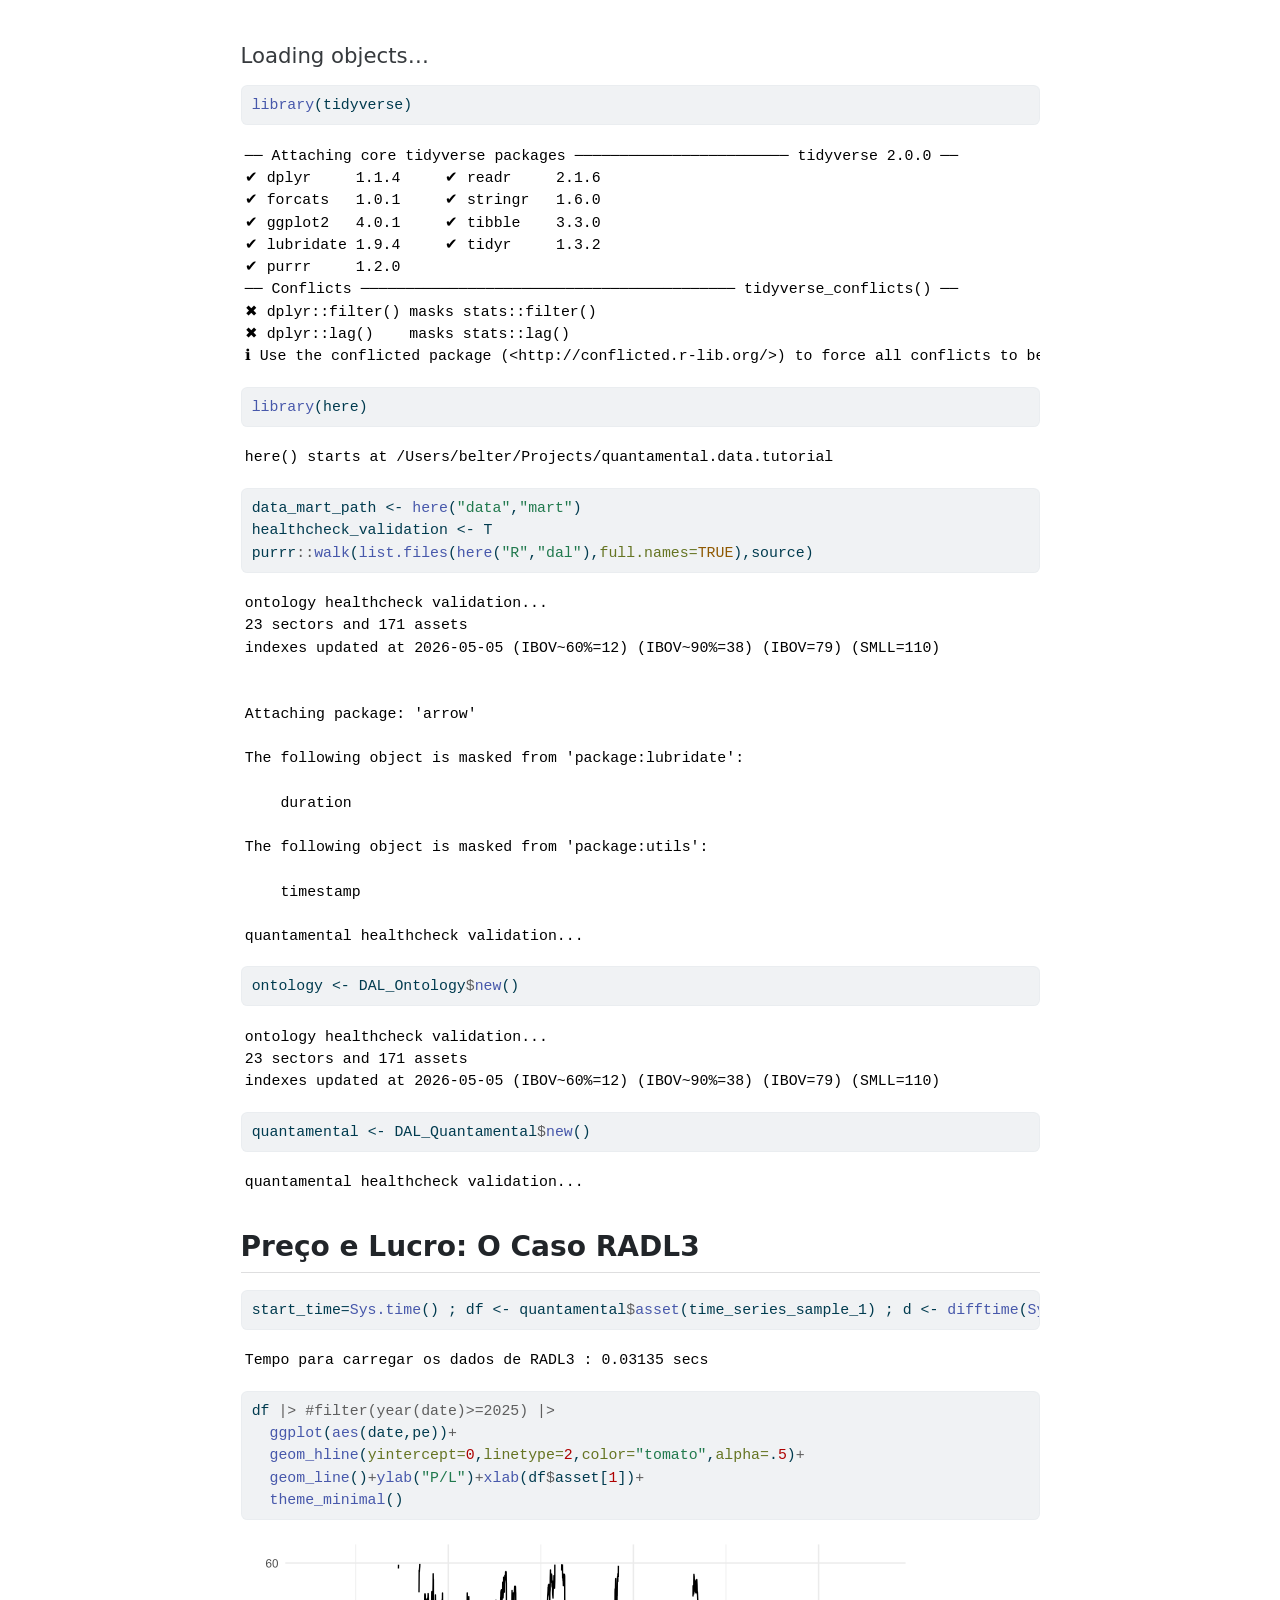
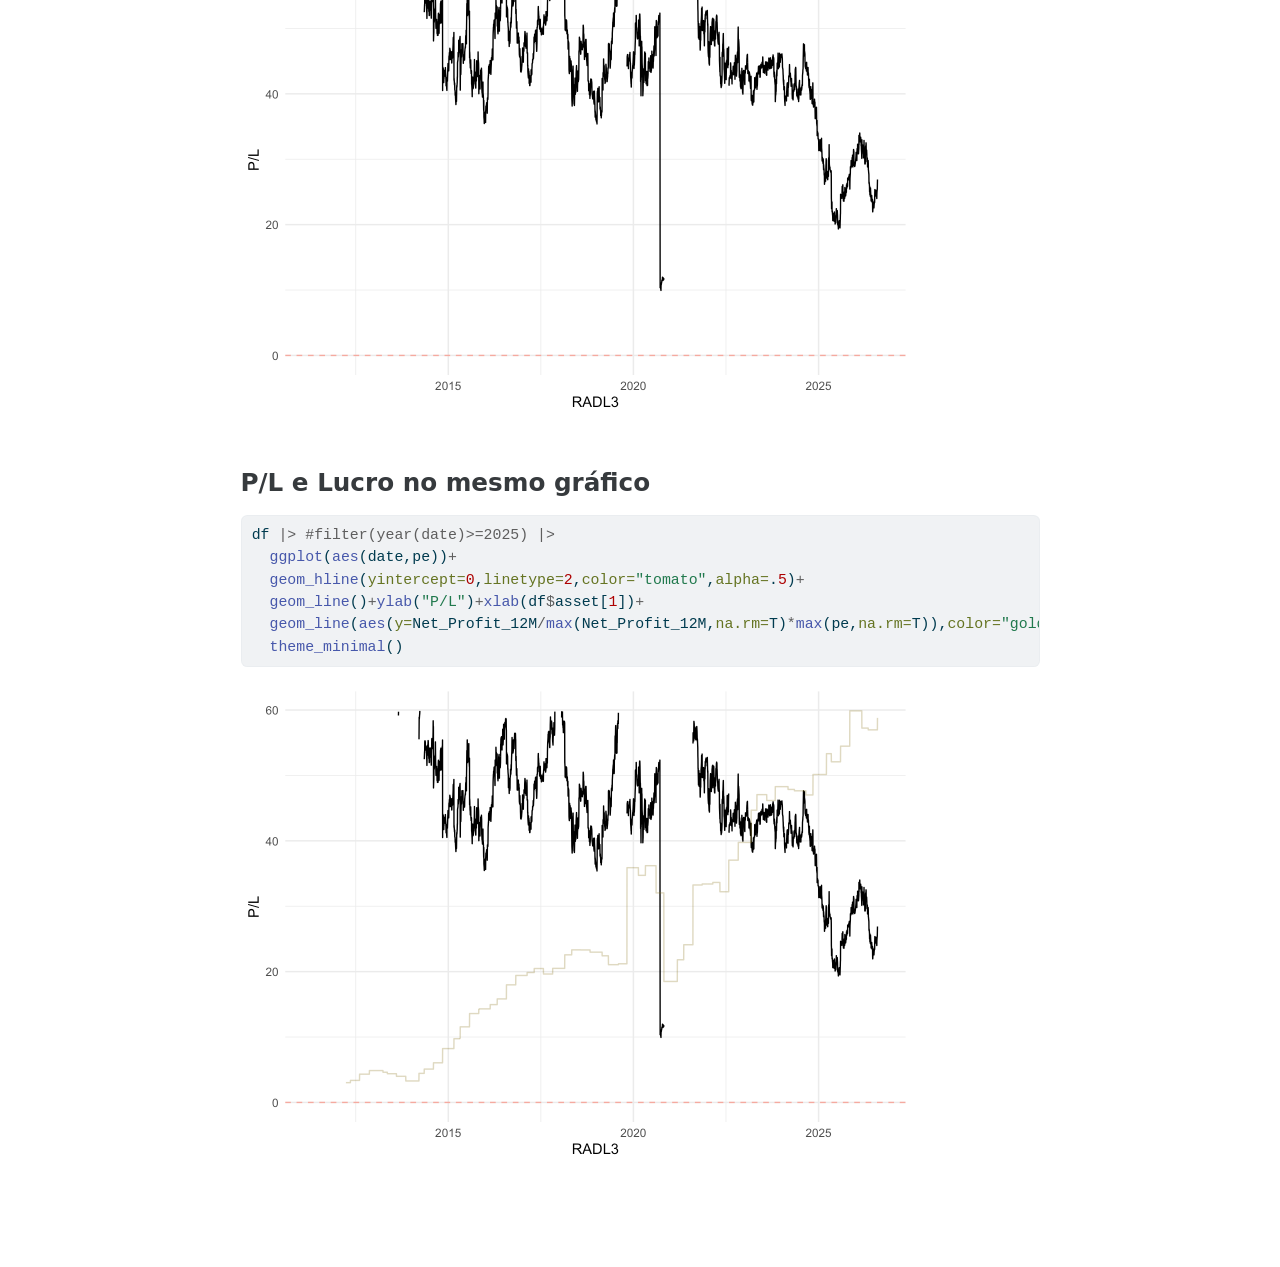
<file: docs/notebook.html>
<!DOCTYPE html>
<html xmlns="http://www.w3.org/1999/xhtml" lang="en" xml:lang="en"><head>

<meta charset="utf-8">
<meta name="generator" content="quarto-1.10.18">

<meta name="viewport" content="width=device-width, initial-scale=1.0, user-scalable=yes">


<title>notebook</title>
<style>
/* Default styles provided by pandoc.
** See https://pandoc.org/MANUAL.html#variables-for-html for config info.
*/
span.smallcaps{font-variant: small-caps;}
div.columns{display: flex; gap: 1.5em;}
div.column{flex: auto;}
@media screen {
div.columns{gap: min(4vw, 1.5em);}
div.column{overflow-x: auto;}
}
div.hanging-indent{margin-left: 1.5em; text-indent: -1.5em;}
ul.task-list{list-style: none;}
ul.task-list li input[type="checkbox"] {
  width: 0.8em;
  margin: 0 0.8em 0.2em -1em; /* quarto-specific, see https://github.com/quarto-dev/quarto-cli/issues/4556 */ 
  vertical-align: middle;
}
/* CSS for syntax highlighting */
html { -webkit-text-size-adjust: 100%; }
pre > code.sourceCode { white-space: pre; position: relative; }
pre > code.sourceCode > span { display: inline-block; line-height: 1.25; }
pre > code.sourceCode > span:empty { height: 1.2em; }
.sourceCode { overflow: visible; }
code.sourceCode > span { color: inherit; text-decoration: inherit; }
div.sourceCode { margin: 1em 0; }
pre.sourceCode { margin: 0; }
@media screen {
div.sourceCode { overflow: auto; }
}
@media print {
pre > code.sourceCode { white-space: pre-wrap; }
pre > code.sourceCode > span { text-indent: -5em; padding-left: 5em; }
}
pre.numberSource code
  { counter-reset: source-line 0; }
pre.numberSource code > span
  { position: relative; left: -4em; counter-increment: source-line; }
pre.numberSource code > span > a:first-child::before
  { content: counter(source-line);
    position: relative; left: -1em; text-align: right; vertical-align: baseline;
    border: none; display: inline-block;
    -webkit-touch-callout: none; -webkit-user-select: none;
    -khtml-user-select: none; -moz-user-select: none;
    -ms-user-select: none; user-select: none;
    padding: 0 4px; width: 4em;
  }
pre.numberSource { margin-left: 3em;  padding-left: 4px; }
div.sourceCode
  {   }
@media screen {
pre > code.sourceCode > span > a:first-child::before { text-decoration: underline; }
}
</style>


<script src="notebook_files/libs/clipboard/clipboard.min.js"></script>
<script src="notebook_files/libs/quarto-html/quarto.js" type="module"></script>
<script src="notebook_files/libs/quarto-html/tabsets/tabsets.js" type="module"></script>
<script src="notebook_files/libs/quarto-html/popper.min.js"></script>
<script src="notebook_files/libs/quarto-html/tippy.umd.min.js"></script>
<script src="notebook_files/libs/quarto-html/anchor.min.js"></script>
<link href="notebook_files/libs/quarto-html/tippy.css" rel="stylesheet">
<link href="notebook_files/libs/quarto-html/quarto-syntax-highlighting-64a204ab8560d761af7679ceaba22944.css" rel="stylesheet" id="quarto-text-highlighting-styles">
<script src="notebook_files/libs/bootstrap/bootstrap.min.js"></script>
<link href="notebook_files/libs/bootstrap/bootstrap-icons.css" rel="stylesheet">
<link href="notebook_files/libs/bootstrap/bootstrap-917079515d91bccb85b543faf8aa8bb6.min.css" rel="stylesheet" append-hash="true" id="quarto-bootstrap" data-mode="light">


</head>

<body class="fullcontent quarto-light">

<div id="quarto-content" class="page-columns page-rows-contents page-layout-article">

<main class="content" id="quarto-document-content">




<section id="loading-objects" class="level4">
<h4 class="anchored" data-anchor-id="loading-objects">Loading objects…</h4>
<div class="cell">
<div class="code-copy-outer-scaffold"><div class="sourceCode cell-code" id="cb1"><pre class="sourceCode r code-with-copy"><code class="sourceCode r"><span id="cb1-1"><a href="#cb1-1" aria-hidden="true" tabindex="-1"></a><span class="fu">library</span>(tidyverse)</span></code></pre></div><button title="Copy to Clipboard" class="code-copy-button"><i class="bi"></i></button></div>
<div class="cell-output cell-output-stderr">
<pre><code>── Attaching core tidyverse packages ──────────────────────── tidyverse 2.0.0 ──
✔ dplyr     1.1.4     ✔ readr     2.1.6
✔ forcats   1.0.1     ✔ stringr   1.6.0
✔ ggplot2   4.0.1     ✔ tibble    3.3.0
✔ lubridate 1.9.4     ✔ tidyr     1.3.2
✔ purrr     1.2.0     
── Conflicts ────────────────────────────────────────── tidyverse_conflicts() ──
✖ dplyr::filter() masks stats::filter()
✖ dplyr::lag()    masks stats::lag()
ℹ Use the conflicted package (&lt;http://conflicted.r-lib.org/&gt;) to force all conflicts to become errors</code></pre>
</div>
<div class="code-copy-outer-scaffold"><div class="sourceCode cell-code" id="cb3"><pre class="sourceCode r code-with-copy"><code class="sourceCode r"><span id="cb3-1"><a href="#cb3-1" aria-hidden="true" tabindex="-1"></a><span class="fu">library</span>(here)</span></code></pre></div><button title="Copy to Clipboard" class="code-copy-button"><i class="bi"></i></button></div>
<div class="cell-output cell-output-stderr">
<pre><code>here() starts at /Users/belter/Projects/quantamental.data.tutorial</code></pre>
</div>
<div class="code-copy-outer-scaffold"><div class="sourceCode cell-code" id="cb5"><pre class="sourceCode r code-with-copy"><code class="sourceCode r"><span id="cb5-1"><a href="#cb5-1" aria-hidden="true" tabindex="-1"></a>data_mart_path <span class="ot">&lt;-</span> <span class="fu">here</span>(<span class="st">"data"</span>,<span class="st">"mart"</span>)</span>
<span id="cb5-2"><a href="#cb5-2" aria-hidden="true" tabindex="-1"></a>healthcheck_validation <span class="ot">&lt;-</span> T</span>
<span id="cb5-3"><a href="#cb5-3" aria-hidden="true" tabindex="-1"></a>purrr<span class="sc">::</span><span class="fu">walk</span>(<span class="fu">list.files</span>(<span class="fu">here</span>(<span class="st">"R"</span>,<span class="st">"dal"</span>),<span class="at">full.names=</span><span class="cn">TRUE</span>),source)</span></code></pre></div><button title="Copy to Clipboard" class="code-copy-button"><i class="bi"></i></button></div>
<div class="cell-output cell-output-stdout">
<pre><code>ontology healthcheck validation...
23 sectors and 171 assets 
indexes updated at 2026-05-05 (IBOV~60%=12) (IBOV~90%=38) (IBOV=79) (SMLL=110) </code></pre>
</div>
<div class="cell-output cell-output-stderr">
<pre><code>
Attaching package: 'arrow'

The following object is masked from 'package:lubridate':

    duration

The following object is masked from 'package:utils':

    timestamp</code></pre>
</div>
<div class="cell-output cell-output-stdout">
<pre><code>quantamental healthcheck validation...</code></pre>
</div>
<div class="code-copy-outer-scaffold"><div class="sourceCode cell-code" id="cb9"><pre class="sourceCode r code-with-copy"><code class="sourceCode r"><span id="cb9-1"><a href="#cb9-1" aria-hidden="true" tabindex="-1"></a>ontology <span class="ot">&lt;-</span> DAL_Ontology<span class="sc">$</span><span class="fu">new</span>()</span></code></pre></div><button title="Copy to Clipboard" class="code-copy-button"><i class="bi"></i></button></div>
<div class="cell-output cell-output-stdout">
<pre><code>ontology healthcheck validation...
23 sectors and 171 assets 
indexes updated at 2026-05-05 (IBOV~60%=12) (IBOV~90%=38) (IBOV=79) (SMLL=110) </code></pre>
</div>
<div class="code-copy-outer-scaffold"><div class="sourceCode cell-code" id="cb11"><pre class="sourceCode r code-with-copy"><code class="sourceCode r"><span id="cb11-1"><a href="#cb11-1" aria-hidden="true" tabindex="-1"></a>quantamental <span class="ot">&lt;-</span> DAL_Quantamental<span class="sc">$</span><span class="fu">new</span>()</span></code></pre></div><button title="Copy to Clipboard" class="code-copy-button"><i class="bi"></i></button></div>
<div class="cell-output cell-output-stdout">
<pre><code>quantamental healthcheck validation...</code></pre>
</div>
</div>
</section>
<section id="preço-e-lucro-o-caso-radl3" class="level2">
<h2 class="anchored" data-anchor-id="preço-e-lucro-o-caso-radl3">Preço e Lucro: O Caso RADL3</h2>
<div class="cell">
<div class="code-copy-outer-scaffold"><div class="sourceCode cell-code" id="cb13"><pre class="sourceCode r code-with-copy"><code class="sourceCode r"><span id="cb13-1"><a href="#cb13-1" aria-hidden="true" tabindex="-1"></a>start_time<span class="ot">=</span><span class="fu">Sys.time</span>() ; df <span class="ot">&lt;-</span> quantamental<span class="sc">$</span><span class="fu">asset</span>(time_series_sample_1) ; d <span class="ot">&lt;-</span> <span class="fu">difftime</span>(<span class="fu">Sys.time</span>(), start_time, <span class="at">units =</span> <span class="st">"secs"</span>) ; <span class="fu">cat</span>(<span class="fu">sprintf</span>(<span class="fu">paste0</span>(<span class="st">"Tempo para carregar os dados de "</span>,time_series_sample_1,<span class="st">" : %.5f %s"</span>), <span class="fu">as.numeric</span>(d), <span class="fu">attr</span>(d, <span class="st">"units"</span>)))</span></code></pre></div><button title="Copy to Clipboard" class="code-copy-button"><i class="bi"></i></button></div>
<div class="cell-output cell-output-stdout">
<pre><code>Tempo para carregar os dados de RADL3 : 0.03135 secs</code></pre>
</div>
<div class="code-copy-outer-scaffold"><div class="sourceCode cell-code" id="cb15"><pre class="sourceCode r code-with-copy"><code class="sourceCode r"><span id="cb15-1"><a href="#cb15-1" aria-hidden="true" tabindex="-1"></a>df <span class="sc">|&gt;</span> <span class="co">#filter(year(date)&gt;=2025) |&gt; </span></span>
<span id="cb15-2"><a href="#cb15-2" aria-hidden="true" tabindex="-1"></a>  <span class="fu">ggplot</span>(<span class="fu">aes</span>(date,pe))<span class="sc">+</span></span>
<span id="cb15-3"><a href="#cb15-3" aria-hidden="true" tabindex="-1"></a>  <span class="fu">geom_hline</span>(<span class="at">yintercept=</span><span class="dv">0</span>,<span class="at">linetype=</span><span class="dv">2</span>,<span class="at">color=</span><span class="st">"tomato"</span>,<span class="at">alpha=</span>.<span class="dv">5</span>)<span class="sc">+</span></span>
<span id="cb15-4"><a href="#cb15-4" aria-hidden="true" tabindex="-1"></a>  <span class="fu">geom_line</span>()<span class="sc">+</span><span class="fu">ylab</span>(<span class="st">"P/L"</span>)<span class="sc">+</span><span class="fu">xlab</span>(df<span class="sc">$</span>asset[<span class="dv">1</span>])<span class="sc">+</span></span>
<span id="cb15-5"><a href="#cb15-5" aria-hidden="true" tabindex="-1"></a>  <span class="fu">theme_minimal</span>()</span></code></pre></div><button title="Copy to Clipboard" class="code-copy-button"><i class="bi"></i></button></div>
<div class="cell-output-display">
<div>
<figure class="figure">
<p><img src="notebook_files/figure-html/unnamed-chunk-3-1.png" class="img-fluid figure-img" width="672"></p>
</figure>
</div>
</div>
</div>
<section id="pl-e-lucro-no-mesmo-gráfico" class="level3">
<h3 class="anchored" data-anchor-id="pl-e-lucro-no-mesmo-gráfico">P/L e Lucro no mesmo gráfico</h3>
<div class="cell">
<div class="code-copy-outer-scaffold"><div class="sourceCode cell-code" id="cb16"><pre class="sourceCode r code-with-copy"><code class="sourceCode r"><span id="cb16-1"><a href="#cb16-1" aria-hidden="true" tabindex="-1"></a>df <span class="sc">|&gt;</span> <span class="co">#filter(year(date)&gt;=2025) |&gt; </span></span>
<span id="cb16-2"><a href="#cb16-2" aria-hidden="true" tabindex="-1"></a>  <span class="fu">ggplot</span>(<span class="fu">aes</span>(date,pe))<span class="sc">+</span></span>
<span id="cb16-3"><a href="#cb16-3" aria-hidden="true" tabindex="-1"></a>  <span class="fu">geom_hline</span>(<span class="at">yintercept=</span><span class="dv">0</span>,<span class="at">linetype=</span><span class="dv">2</span>,<span class="at">color=</span><span class="st">"tomato"</span>,<span class="at">alpha=</span>.<span class="dv">5</span>)<span class="sc">+</span></span>
<span id="cb16-4"><a href="#cb16-4" aria-hidden="true" tabindex="-1"></a>  <span class="fu">geom_line</span>()<span class="sc">+</span><span class="fu">ylab</span>(<span class="st">"P/L"</span>)<span class="sc">+</span><span class="fu">xlab</span>(df<span class="sc">$</span>asset[<span class="dv">1</span>])<span class="sc">+</span></span>
<span id="cb16-5"><a href="#cb16-5" aria-hidden="true" tabindex="-1"></a>  <span class="fu">geom_line</span>(<span class="fu">aes</span>(<span class="at">y=</span>Net_Profit_12M<span class="sc">/</span><span class="fu">max</span>(Net_Profit_12M,<span class="at">na.rm=</span>T)<span class="sc">*</span><span class="fu">max</span>(pe,<span class="at">na.rm=</span>T)),<span class="at">color=</span><span class="st">"gold4"</span>,<span class="at">alpha=</span>.<span class="dv">3</span>)<span class="sc">+</span></span>
<span id="cb16-6"><a href="#cb16-6" aria-hidden="true" tabindex="-1"></a>  <span class="fu">theme_minimal</span>()</span></code></pre></div><button title="Copy to Clipboard" class="code-copy-button"><i class="bi"></i></button></div>
<div class="cell-output-display">
<div>
<figure class="figure">
<p><img src="notebook_files/figure-html/unnamed-chunk-4-1.png" class="img-fluid figure-img" width="672"></p>
</figure>
</div>
</div>
</div>
</section>
</section>

</main>
<!-- /main column -->
<script id="quarto-html-after-body" type="application/javascript">
  window.document.addEventListener("DOMContentLoaded", function (event) {
    const icon = "";
    const anchorJS = new window.AnchorJS();
    anchorJS.options = {
      placement: 'right',
      icon: icon
    };
    anchorJS.add('.anchored');
    const isCodeAnnotation = (el) => {
      for (const clz of el.classList) {
        if (clz.startsWith('code-annotation-')) {                     
          return true;
        }
      }
      return false;
    }
    const onCopySuccess = function(e) {
      // button target
      const button = e.trigger;
      // don't keep focus
      button.blur();
      // flash "checked"
      button.classList.add('code-copy-button-checked');
      var currentTitle = button.getAttribute("title");
      button.setAttribute("title", "Copied!");
      let tooltip;
      if (window.bootstrap) {
        button.setAttribute("data-bs-toggle", "tooltip");
        button.setAttribute("data-bs-placement", "left");
        button.setAttribute("data-bs-title", "Copied!");
        tooltip = new bootstrap.Tooltip(button, 
          { trigger: "manual", 
            customClass: "code-copy-button-tooltip",
            offset: [0, -8]});
        tooltip.show();    
      }
      setTimeout(function() {
        if (tooltip) {
          tooltip.hide();
          button.removeAttribute("data-bs-title");
          button.removeAttribute("data-bs-toggle");
          button.removeAttribute("data-bs-placement");
        }
        button.setAttribute("title", currentTitle);
        button.classList.remove('code-copy-button-checked');
      }, 1000);
      // clear code selection
      e.clearSelection();
    }
    const getTextToCopy = function(trigger) {
      const outerScaffold = trigger.parentElement.cloneNode(true);
      const codeEl = outerScaffold.querySelector('code');
      for (const childEl of codeEl.children) {
        if (isCodeAnnotation(childEl)) {
          childEl.remove();
        }
      }
      return codeEl.innerText;
    }
    const clipboard = new window.ClipboardJS('.code-copy-button:not([data-in-quarto-modal])', {
      text: getTextToCopy
    });
    clipboard.on('success', onCopySuccess);
    if (window.document.getElementById('quarto-embedded-source-code-modal')) {
      const clipboardModal = new window.ClipboardJS('.code-copy-button[data-in-quarto-modal]', {
        text: getTextToCopy,
        container: window.document.getElementById('quarto-embedded-source-code-modal')
      });
      clipboardModal.on('success', onCopySuccess);
    }
      var localhostRegex = new RegExp(/^(?:http|https):\/\/localhost\:?[0-9]*\//);
      var mailtoRegex = new RegExp(/^mailto:/);
        var filterRegex = new RegExp('/' + window.location.host + '/');
      var isInternal = (href) => {
          return filterRegex.test(href) || localhostRegex.test(href) || mailtoRegex.test(href);
      }
      // Inspect non-navigation links and adorn them if external
     var links = window.document.querySelectorAll('a[href]:not(.nav-link):not(.navbar-brand):not(.toc-action):not(.sidebar-link):not(.sidebar-item-toggle):not(.pagination-link):not(.no-external):not([aria-hidden]):not(.dropdown-item):not(.quarto-navigation-tool):not(.about-link)');
      for (var i=0; i<links.length; i++) {
        const link = links[i];
        if (!isInternal(link.href)) {
          // undo the damage that might have been done by quarto-nav.js in the case of
          // links that we want to consider external
          if (link.dataset.originalHref !== undefined) {
            link.href = link.dataset.originalHref;
          }
        }
      }
    function tippyHover(el, contentFn, onTriggerFn, onUntriggerFn) {
      const config = {
        allowHTML: true,
        maxWidth: 500,
        delay: 100,
        arrow: false,
        appendTo: function(el) {
            return el.parentElement;
        },
        interactive: true,
        interactiveBorder: 10,
        theme: 'quarto',
        placement: 'bottom-start',
      };
      if (contentFn) {
        config.content = contentFn;
      }
      if (onTriggerFn) {
        config.onTrigger = onTriggerFn;
      }
      if (onUntriggerFn) {
        config.onUntrigger = onUntriggerFn;
      }
      window.tippy(el, config); 
    }
    const noterefs = window.document.querySelectorAll('a[role="doc-noteref"]');
    for (var i=0; i<noterefs.length; i++) {
      const ref = noterefs[i];
      tippyHover(ref, function() {
        // use id or data attribute instead here
        let href = ref.getAttribute('data-footnote-href') || ref.getAttribute('href');
        try { href = new URL(href).hash; } catch {}
        const id = href.replace(/^#\/?/, "");
        const note = window.document.getElementById(id);
        if (note) {
          return note.innerHTML;
        } else {
          return "";
        }
      });
    }
    const xrefs = window.document.querySelectorAll('a.quarto-xref');
    const processXRef = (id, note) => {
      // Strip column container classes
      const stripColumnClz = (el) => {
        el.classList.remove("page-full", "page-columns");
        if (el.children) {
          for (const child of el.children) {
            stripColumnClz(child);
          }
        }
      }
      stripColumnClz(note)
      if (id === null || id.startsWith('sec-')) {
        // Special case sections, only their first couple elements
        const container = document.createElement("div");
        if (note.children && note.children.length > 2) {
          container.appendChild(note.children[0].cloneNode(true));
          for (let i = 1; i < note.children.length; i++) {
            const child = note.children[i];
            if (child.tagName === "P" && child.innerText === "") {
              continue;
            } else {
              container.appendChild(child.cloneNode(true));
              break;
            }
          }
          if (window.Quarto?.typesetMath) {
            window.Quarto.typesetMath(container);
          }
          return container.innerHTML
        } else {
          if (window.Quarto?.typesetMath) {
            window.Quarto.typesetMath(note);
          }
          return note.innerHTML;
        }
      } else {
        // Remove any anchor links if they are present
        const anchorLink = note.querySelector('a.anchorjs-link');
        if (anchorLink) {
          anchorLink.remove();
        }
        if (window.Quarto?.typesetMath) {
          window.Quarto.typesetMath(note);
        }
        if (note.classList.contains("callout")) {
          return note.outerHTML;
        } else {
          return note.innerHTML;
        }
      }
    }
    for (var i=0; i<xrefs.length; i++) {
      const xref = xrefs[i];
      tippyHover(xref, undefined, function(instance) {
        instance.disable();
        let url = xref.getAttribute('href');
        let hash = undefined; 
        if (url.startsWith('#')) {
          hash = url;
        } else {
          try { hash = new URL(url).hash; } catch {}
        }
        if (hash) {
          const id = hash.replace(/^#\/?/, "");
          const note = window.document.getElementById(id);
          if (note !== null) {
            try {
              const html = processXRef(id, note.cloneNode(true));
              instance.setContent(html);
            } finally {
              instance.enable();
              instance.show();
            }
          } else {
            // See if we can fetch this
            fetch(url.split('#')[0])
            .then(res => res.text())
            .then(html => {
              const parser = new DOMParser();
              const htmlDoc = parser.parseFromString(html, "text/html");
              const note = htmlDoc.getElementById(id);
              if (note !== null) {
                const html = processXRef(id, note);
                instance.setContent(html);
              } 
            }).finally(() => {
              instance.enable();
              instance.show();
            });
          }
        } else {
          // See if we can fetch a full url (with no hash to target)
          // This is a special case and we should probably do some content thinning / targeting
          fetch(url)
          .then(res => res.text())
          .then(html => {
            const parser = new DOMParser();
            const htmlDoc = parser.parseFromString(html, "text/html");
            const note = htmlDoc.querySelector('main.content');
            if (note !== null) {
              // This should only happen for chapter cross references
              // (since there is no id in the URL)
              // remove the first header
              if (note.children.length > 0 && note.children[0].tagName === "HEADER") {
                note.children[0].remove();
              }
              const html = processXRef(null, note);
              instance.setContent(html);
            } 
          }).finally(() => {
            instance.enable();
            instance.show();
          });
        }
      }, function(instance) {
      });
    }
        let selectedAnnoteEl;
        const selectorForAnnotation = ( cell, annotation) => {
          let cellAttr = 'data-code-cell="' + cell + '"';
          let lineAttr = 'data-code-annotation="' +  annotation + '"';
          const selector = 'span[' + cellAttr + '][' + lineAttr + ']';
          return selector;
        }
        const selectCodeLines = (annoteEl) => {
          const doc = window.document;
          const targetCell = annoteEl.getAttribute("data-target-cell");
          const targetAnnotation = annoteEl.getAttribute("data-target-annotation");
          const annoteSpan = window.document.querySelector(selectorForAnnotation(targetCell, targetAnnotation));
          const lines = annoteSpan.getAttribute("data-code-lines").split(",");
          const lineIds = lines.map((line) => {
            return targetCell + "-" + line;
          })
          let top = null;
          let height = null;
          let parent = null;
          if (lineIds.length > 0) {
              //compute the position of the single el (top and bottom and make a div)
              const el = window.document.getElementById(lineIds[0]);
              top = el.offsetTop;
              height = el.offsetHeight;
              parent = el.parentElement.parentElement;
            if (lineIds.length > 1) {
              const lastEl = window.document.getElementById(lineIds[lineIds.length - 1]);
              const bottom = lastEl.offsetTop + lastEl.offsetHeight;
              height = bottom - top;
            }
            if (top !== null && height !== null && parent !== null) {
              // cook up a div (if necessary) and position it 
              let div = window.document.getElementById("code-annotation-line-highlight");
              if (div === null) {
                div = window.document.createElement("div");
                div.setAttribute("id", "code-annotation-line-highlight");
                div.style.position = 'absolute';
                parent.appendChild(div);
              }
              div.style.top = top - 2 + "px";
              div.style.height = height + 4 + "px";
              div.style.left = 0;
              let gutterDiv = window.document.getElementById("code-annotation-line-highlight-gutter");
              if (gutterDiv === null) {
                gutterDiv = window.document.createElement("div");
                gutterDiv.setAttribute("id", "code-annotation-line-highlight-gutter");
                gutterDiv.style.position = 'absolute';
                const codeCell = window.document.getElementById(targetCell);
                const gutter = codeCell.querySelector('.code-annotation-gutter');
                gutter.appendChild(gutterDiv);
              }
              gutterDiv.style.top = top - 2 + "px";
              gutterDiv.style.height = height + 4 + "px";
            }
            selectedAnnoteEl = annoteEl;
          }
        };
        const unselectCodeLines = () => {
          const elementsIds = ["code-annotation-line-highlight", "code-annotation-line-highlight-gutter"];
          elementsIds.forEach((elId) => {
            const div = window.document.getElementById(elId);
            if (div) {
              div.remove();
            }
          });
          selectedAnnoteEl = undefined;
        };
          // Handle positioning of the toggle
      window.addEventListener(
        "resize",
        throttle(() => {
          elRect = undefined;
          if (selectedAnnoteEl) {
            selectCodeLines(selectedAnnoteEl);
          }
        }, 10)
      );
      function throttle(fn, ms) {
      let throttle = false;
      let timer;
        return (...args) => {
          if(!throttle) { // first call gets through
              fn.apply(this, args);
              throttle = true;
          } else { // all the others get throttled
              if(timer) clearTimeout(timer); // cancel #2
              timer = setTimeout(() => {
                fn.apply(this, args);
                timer = throttle = false;
              }, ms);
          }
        };
      }
        // Attach click handler to the DT
        const annoteDls = window.document.querySelectorAll('dt[data-target-cell]');
        for (const annoteDlNode of annoteDls) {
          annoteDlNode.addEventListener('click', (event) => {
            const clickedEl = event.target;
            if (clickedEl !== selectedAnnoteEl) {
              unselectCodeLines();
              const activeEl = window.document.querySelector('dt[data-target-cell].code-annotation-active');
              if (activeEl) {
                activeEl.classList.remove('code-annotation-active');
              }
              selectCodeLines(clickedEl);
              clickedEl.classList.add('code-annotation-active');
            } else {
              // Unselect the line
              unselectCodeLines();
              clickedEl.classList.remove('code-annotation-active');
            }
          });
        }
    const findCites = (el) => {
      const parentEl = el.parentElement;
      if (parentEl) {
        const cites = parentEl.dataset.cites;
        if (cites) {
          return {
            el,
            cites: cites.split(' ')
          };
        } else {
          return findCites(el.parentElement)
        }
      } else {
        return undefined;
      }
    };
    var bibliorefs = window.document.querySelectorAll('a[role="doc-biblioref"]');
    for (var i=0; i<bibliorefs.length; i++) {
      const ref = bibliorefs[i];
      const citeInfo = findCites(ref);
      if (citeInfo) {
        tippyHover(citeInfo.el, function() {
          var popup = window.document.createElement('div');
          citeInfo.cites.forEach(function(cite) {
            var citeDiv = window.document.createElement('div');
            citeDiv.classList.add('hanging-indent');
            citeDiv.classList.add('csl-entry');
            var biblioDiv = window.document.getElementById('ref-' + cite);
            if (biblioDiv) {
              citeDiv.innerHTML = biblioDiv.innerHTML;
            }
            popup.appendChild(citeDiv);
          });
          return popup.innerHTML;
        });
      }
    }
  });
  </script>
</div> <!-- /content -->




</body></html>
</file>
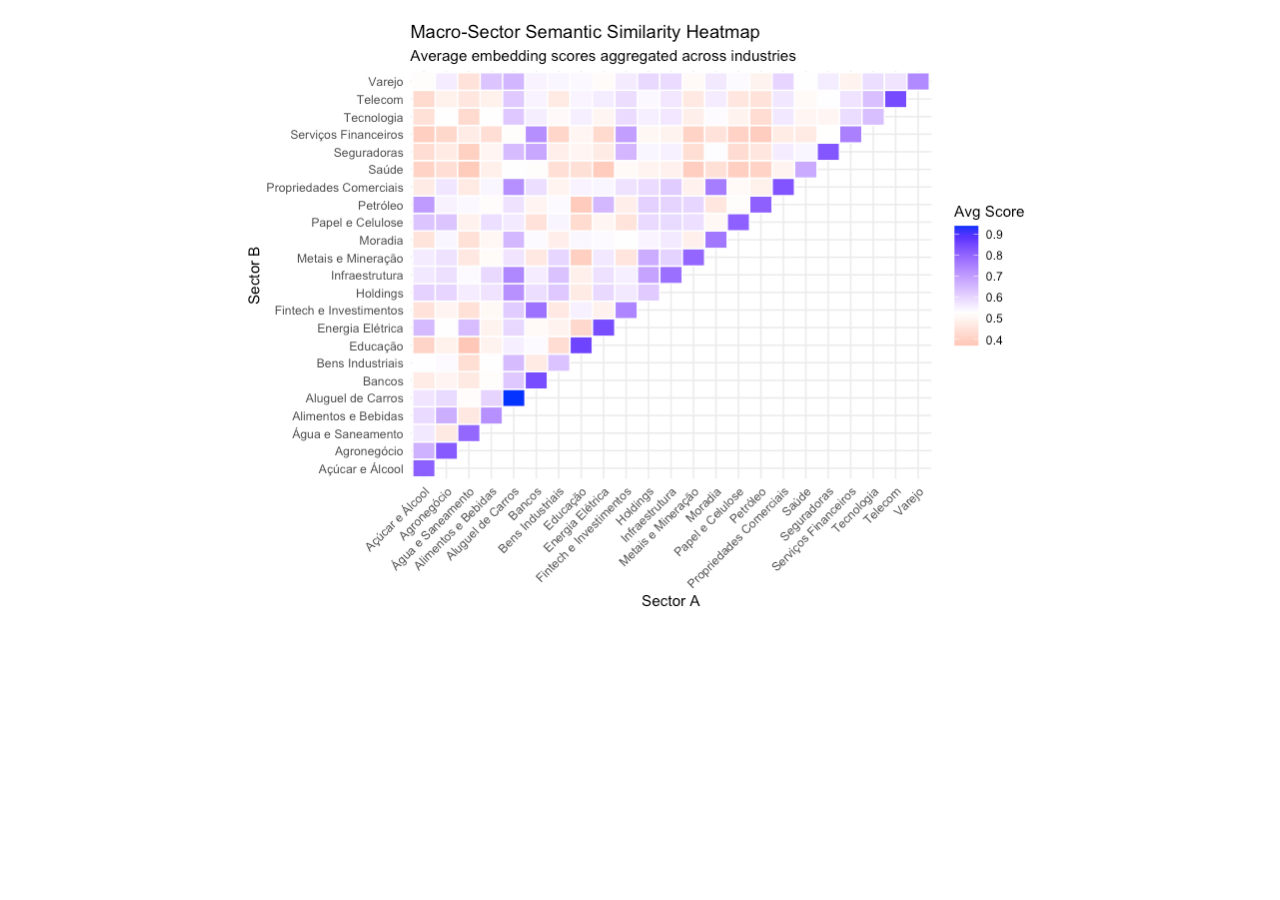
<file: docs/similarity_matrix.html>
<!DOCTYPE html>
<html xmlns="http://www.w3.org/1999/xhtml" lang="en" xml:lang="en"><head>

<meta charset="utf-8">
<meta name="generator" content="quarto-1.10.18">

<meta name="viewport" content="width=device-width, initial-scale=1.0, user-scalable=yes">


<title>similarity_matrix</title>
<style>
/* Default styles provided by pandoc.
** See https://pandoc.org/MANUAL.html#variables-for-html for config info.
*/
span.smallcaps{font-variant: small-caps;}
div.columns{display: flex; gap: 1.5em;}
div.column{flex: auto;}
@media screen {
div.columns{gap: min(4vw, 1.5em);}
div.column{overflow-x: auto;}
}
div.hanging-indent{margin-left: 1.5em; text-indent: -1.5em;}
ul.task-list{list-style: none;}
ul.task-list li input[type="checkbox"] {
  width: 0.8em;
  margin: 0 0.8em 0.2em -1em; /* quarto-specific, see https://github.com/quarto-dev/quarto-cli/issues/4556 */ 
  vertical-align: middle;
}
</style>


<script src="similarity_matrix_files/libs/clipboard/clipboard.min.js"></script>
<script src="similarity_matrix_files/libs/quarto-html/quarto.js" type="module"></script>
<script src="similarity_matrix_files/libs/quarto-html/tabsets/tabsets.js" type="module"></script>
<script src="similarity_matrix_files/libs/quarto-html/popper.min.js"></script>
<script src="similarity_matrix_files/libs/quarto-html/tippy.umd.min.js"></script>
<script src="similarity_matrix_files/libs/quarto-html/anchor.min.js"></script>
<link href="similarity_matrix_files/libs/quarto-html/tippy.css" rel="stylesheet">
<link href="similarity_matrix_files/libs/quarto-html/quarto-syntax-highlighting-64a204ab8560d761af7679ceaba22944.css" rel="stylesheet" id="quarto-text-highlighting-styles">
<script src="similarity_matrix_files/libs/bootstrap/bootstrap.min.js"></script>
<link href="similarity_matrix_files/libs/bootstrap/bootstrap-icons.css" rel="stylesheet">
<link href="similarity_matrix_files/libs/bootstrap/bootstrap-917079515d91bccb85b543faf8aa8bb6.min.css" rel="stylesheet" append-hash="true" id="quarto-bootstrap" data-mode="light">


</head>

<body class="fullcontent quarto-light">

<div id="quarto-content" class="page-columns page-rows-contents page-layout-article">

<main class="content" id="quarto-document-content">




<div class="cell">
<div class="cell-output-display">
<div>
<figure class="figure">
<p><img src="plots/similarity_heatmap.png" class="img-fluid figure-img" style="width:100.0%"></p>
</figure>
</div>
</div>
</div>

</main>
<!-- /main column -->
<script id="quarto-html-after-body" type="application/javascript">
  window.document.addEventListener("DOMContentLoaded", function (event) {
    const icon = "";
    const anchorJS = new window.AnchorJS();
    anchorJS.options = {
      placement: 'right',
      icon: icon
    };
    anchorJS.add('.anchored');
    const isCodeAnnotation = (el) => {
      for (const clz of el.classList) {
        if (clz.startsWith('code-annotation-')) {                     
          return true;
        }
      }
      return false;
    }
    const onCopySuccess = function(e) {
      // button target
      const button = e.trigger;
      // don't keep focus
      button.blur();
      // flash "checked"
      button.classList.add('code-copy-button-checked');
      var currentTitle = button.getAttribute("title");
      button.setAttribute("title", "Copied!");
      let tooltip;
      if (window.bootstrap) {
        button.setAttribute("data-bs-toggle", "tooltip");
        button.setAttribute("data-bs-placement", "left");
        button.setAttribute("data-bs-title", "Copied!");
        tooltip = new bootstrap.Tooltip(button, 
          { trigger: "manual", 
            customClass: "code-copy-button-tooltip",
            offset: [0, -8]});
        tooltip.show();    
      }
      setTimeout(function() {
        if (tooltip) {
          tooltip.hide();
          button.removeAttribute("data-bs-title");
          button.removeAttribute("data-bs-toggle");
          button.removeAttribute("data-bs-placement");
        }
        button.setAttribute("title", currentTitle);
        button.classList.remove('code-copy-button-checked');
      }, 1000);
      // clear code selection
      e.clearSelection();
    }
    const getTextToCopy = function(trigger) {
      const outerScaffold = trigger.parentElement.cloneNode(true);
      const codeEl = outerScaffold.querySelector('code');
      for (const childEl of codeEl.children) {
        if (isCodeAnnotation(childEl)) {
          childEl.remove();
        }
      }
      return codeEl.innerText;
    }
    const clipboard = new window.ClipboardJS('.code-copy-button:not([data-in-quarto-modal])', {
      text: getTextToCopy
    });
    clipboard.on('success', onCopySuccess);
    if (window.document.getElementById('quarto-embedded-source-code-modal')) {
      const clipboardModal = new window.ClipboardJS('.code-copy-button[data-in-quarto-modal]', {
        text: getTextToCopy,
        container: window.document.getElementById('quarto-embedded-source-code-modal')
      });
      clipboardModal.on('success', onCopySuccess);
    }
      var localhostRegex = new RegExp(/^(?:http|https):\/\/localhost\:?[0-9]*\//);
      var mailtoRegex = new RegExp(/^mailto:/);
        var filterRegex = new RegExp('/' + window.location.host + '/');
      var isInternal = (href) => {
          return filterRegex.test(href) || localhostRegex.test(href) || mailtoRegex.test(href);
      }
      // Inspect non-navigation links and adorn them if external
     var links = window.document.querySelectorAll('a[href]:not(.nav-link):not(.navbar-brand):not(.toc-action):not(.sidebar-link):not(.sidebar-item-toggle):not(.pagination-link):not(.no-external):not([aria-hidden]):not(.dropdown-item):not(.quarto-navigation-tool):not(.about-link)');
      for (var i=0; i<links.length; i++) {
        const link = links[i];
        if (!isInternal(link.href)) {
          // undo the damage that might have been done by quarto-nav.js in the case of
          // links that we want to consider external
          if (link.dataset.originalHref !== undefined) {
            link.href = link.dataset.originalHref;
          }
        }
      }
    function tippyHover(el, contentFn, onTriggerFn, onUntriggerFn) {
      const config = {
        allowHTML: true,
        maxWidth: 500,
        delay: 100,
        arrow: false,
        appendTo: function(el) {
            return el.parentElement;
        },
        interactive: true,
        interactiveBorder: 10,
        theme: 'quarto',
        placement: 'bottom-start',
      };
      if (contentFn) {
        config.content = contentFn;
      }
      if (onTriggerFn) {
        config.onTrigger = onTriggerFn;
      }
      if (onUntriggerFn) {
        config.onUntrigger = onUntriggerFn;
      }
      window.tippy(el, config); 
    }
    const noterefs = window.document.querySelectorAll('a[role="doc-noteref"]');
    for (var i=0; i<noterefs.length; i++) {
      const ref = noterefs[i];
      tippyHover(ref, function() {
        // use id or data attribute instead here
        let href = ref.getAttribute('data-footnote-href') || ref.getAttribute('href');
        try { href = new URL(href).hash; } catch {}
        const id = href.replace(/^#\/?/, "");
        const note = window.document.getElementById(id);
        if (note) {
          return note.innerHTML;
        } else {
          return "";
        }
      });
    }
    const xrefs = window.document.querySelectorAll('a.quarto-xref');
    const processXRef = (id, note) => {
      // Strip column container classes
      const stripColumnClz = (el) => {
        el.classList.remove("page-full", "page-columns");
        if (el.children) {
          for (const child of el.children) {
            stripColumnClz(child);
          }
        }
      }
      stripColumnClz(note)
      if (id === null || id.startsWith('sec-')) {
        // Special case sections, only their first couple elements
        const container = document.createElement("div");
        if (note.children && note.children.length > 2) {
          container.appendChild(note.children[0].cloneNode(true));
          for (let i = 1; i < note.children.length; i++) {
            const child = note.children[i];
            if (child.tagName === "P" && child.innerText === "") {
              continue;
            } else {
              container.appendChild(child.cloneNode(true));
              break;
            }
          }
          if (window.Quarto?.typesetMath) {
            window.Quarto.typesetMath(container);
          }
          return container.innerHTML
        } else {
          if (window.Quarto?.typesetMath) {
            window.Quarto.typesetMath(note);
          }
          return note.innerHTML;
        }
      } else {
        // Remove any anchor links if they are present
        const anchorLink = note.querySelector('a.anchorjs-link');
        if (anchorLink) {
          anchorLink.remove();
        }
        if (window.Quarto?.typesetMath) {
          window.Quarto.typesetMath(note);
        }
        if (note.classList.contains("callout")) {
          return note.outerHTML;
        } else {
          return note.innerHTML;
        }
      }
    }
    for (var i=0; i<xrefs.length; i++) {
      const xref = xrefs[i];
      tippyHover(xref, undefined, function(instance) {
        instance.disable();
        let url = xref.getAttribute('href');
        let hash = undefined; 
        if (url.startsWith('#')) {
          hash = url;
        } else {
          try { hash = new URL(url).hash; } catch {}
        }
        if (hash) {
          const id = hash.replace(/^#\/?/, "");
          const note = window.document.getElementById(id);
          if (note !== null) {
            try {
              const html = processXRef(id, note.cloneNode(true));
              instance.setContent(html);
            } finally {
              instance.enable();
              instance.show();
            }
          } else {
            // See if we can fetch this
            fetch(url.split('#')[0])
            .then(res => res.text())
            .then(html => {
              const parser = new DOMParser();
              const htmlDoc = parser.parseFromString(html, "text/html");
              const note = htmlDoc.getElementById(id);
              if (note !== null) {
                const html = processXRef(id, note);
                instance.setContent(html);
              } 
            }).finally(() => {
              instance.enable();
              instance.show();
            });
          }
        } else {
          // See if we can fetch a full url (with no hash to target)
          // This is a special case and we should probably do some content thinning / targeting
          fetch(url)
          .then(res => res.text())
          .then(html => {
            const parser = new DOMParser();
            const htmlDoc = parser.parseFromString(html, "text/html");
            const note = htmlDoc.querySelector('main.content');
            if (note !== null) {
              // This should only happen for chapter cross references
              // (since there is no id in the URL)
              // remove the first header
              if (note.children.length > 0 && note.children[0].tagName === "HEADER") {
                note.children[0].remove();
              }
              const html = processXRef(null, note);
              instance.setContent(html);
            } 
          }).finally(() => {
            instance.enable();
            instance.show();
          });
        }
      }, function(instance) {
      });
    }
        let selectedAnnoteEl;
        const selectorForAnnotation = ( cell, annotation) => {
          let cellAttr = 'data-code-cell="' + cell + '"';
          let lineAttr = 'data-code-annotation="' +  annotation + '"';
          const selector = 'span[' + cellAttr + '][' + lineAttr + ']';
          return selector;
        }
        const selectCodeLines = (annoteEl) => {
          const doc = window.document;
          const targetCell = annoteEl.getAttribute("data-target-cell");
          const targetAnnotation = annoteEl.getAttribute("data-target-annotation");
          const annoteSpan = window.document.querySelector(selectorForAnnotation(targetCell, targetAnnotation));
          const lines = annoteSpan.getAttribute("data-code-lines").split(",");
          const lineIds = lines.map((line) => {
            return targetCell + "-" + line;
          })
          let top = null;
          let height = null;
          let parent = null;
          if (lineIds.length > 0) {
              //compute the position of the single el (top and bottom and make a div)
              const el = window.document.getElementById(lineIds[0]);
              top = el.offsetTop;
              height = el.offsetHeight;
              parent = el.parentElement.parentElement;
            if (lineIds.length > 1) {
              const lastEl = window.document.getElementById(lineIds[lineIds.length - 1]);
              const bottom = lastEl.offsetTop + lastEl.offsetHeight;
              height = bottom - top;
            }
            if (top !== null && height !== null && parent !== null) {
              // cook up a div (if necessary) and position it 
              let div = window.document.getElementById("code-annotation-line-highlight");
              if (div === null) {
                div = window.document.createElement("div");
                div.setAttribute("id", "code-annotation-line-highlight");
                div.style.position = 'absolute';
                parent.appendChild(div);
              }
              div.style.top = top - 2 + "px";
              div.style.height = height + 4 + "px";
              div.style.left = 0;
              let gutterDiv = window.document.getElementById("code-annotation-line-highlight-gutter");
              if (gutterDiv === null) {
                gutterDiv = window.document.createElement("div");
                gutterDiv.setAttribute("id", "code-annotation-line-highlight-gutter");
                gutterDiv.style.position = 'absolute';
                const codeCell = window.document.getElementById(targetCell);
                const gutter = codeCell.querySelector('.code-annotation-gutter');
                gutter.appendChild(gutterDiv);
              }
              gutterDiv.style.top = top - 2 + "px";
              gutterDiv.style.height = height + 4 + "px";
            }
            selectedAnnoteEl = annoteEl;
          }
        };
        const unselectCodeLines = () => {
          const elementsIds = ["code-annotation-line-highlight", "code-annotation-line-highlight-gutter"];
          elementsIds.forEach((elId) => {
            const div = window.document.getElementById(elId);
            if (div) {
              div.remove();
            }
          });
          selectedAnnoteEl = undefined;
        };
          // Handle positioning of the toggle
      window.addEventListener(
        "resize",
        throttle(() => {
          elRect = undefined;
          if (selectedAnnoteEl) {
            selectCodeLines(selectedAnnoteEl);
          }
        }, 10)
      );
      function throttle(fn, ms) {
      let throttle = false;
      let timer;
        return (...args) => {
          if(!throttle) { // first call gets through
              fn.apply(this, args);
              throttle = true;
          } else { // all the others get throttled
              if(timer) clearTimeout(timer); // cancel #2
              timer = setTimeout(() => {
                fn.apply(this, args);
                timer = throttle = false;
              }, ms);
          }
        };
      }
        // Attach click handler to the DT
        const annoteDls = window.document.querySelectorAll('dt[data-target-cell]');
        for (const annoteDlNode of annoteDls) {
          annoteDlNode.addEventListener('click', (event) => {
            const clickedEl = event.target;
            if (clickedEl !== selectedAnnoteEl) {
              unselectCodeLines();
              const activeEl = window.document.querySelector('dt[data-target-cell].code-annotation-active');
              if (activeEl) {
                activeEl.classList.remove('code-annotation-active');
              }
              selectCodeLines(clickedEl);
              clickedEl.classList.add('code-annotation-active');
            } else {
              // Unselect the line
              unselectCodeLines();
              clickedEl.classList.remove('code-annotation-active');
            }
          });
        }
    const findCites = (el) => {
      const parentEl = el.parentElement;
      if (parentEl) {
        const cites = parentEl.dataset.cites;
        if (cites) {
          return {
            el,
            cites: cites.split(' ')
          };
        } else {
          return findCites(el.parentElement)
        }
      } else {
        return undefined;
      }
    };
    var bibliorefs = window.document.querySelectorAll('a[role="doc-biblioref"]');
    for (var i=0; i<bibliorefs.length; i++) {
      const ref = bibliorefs[i];
      const citeInfo = findCites(ref);
      if (citeInfo) {
        tippyHover(citeInfo.el, function() {
          var popup = window.document.createElement('div');
          citeInfo.cites.forEach(function(cite) {
            var citeDiv = window.document.createElement('div');
            citeDiv.classList.add('hanging-indent');
            citeDiv.classList.add('csl-entry');
            var biblioDiv = window.document.getElementById('ref-' + cite);
            if (biblioDiv) {
              citeDiv.innerHTML = biblioDiv.innerHTML;
            }
            popup.appendChild(citeDiv);
          });
          return popup.innerHTML;
        });
      }
    }
  });
  </script>
</div> <!-- /content -->




</body></html>
</file>
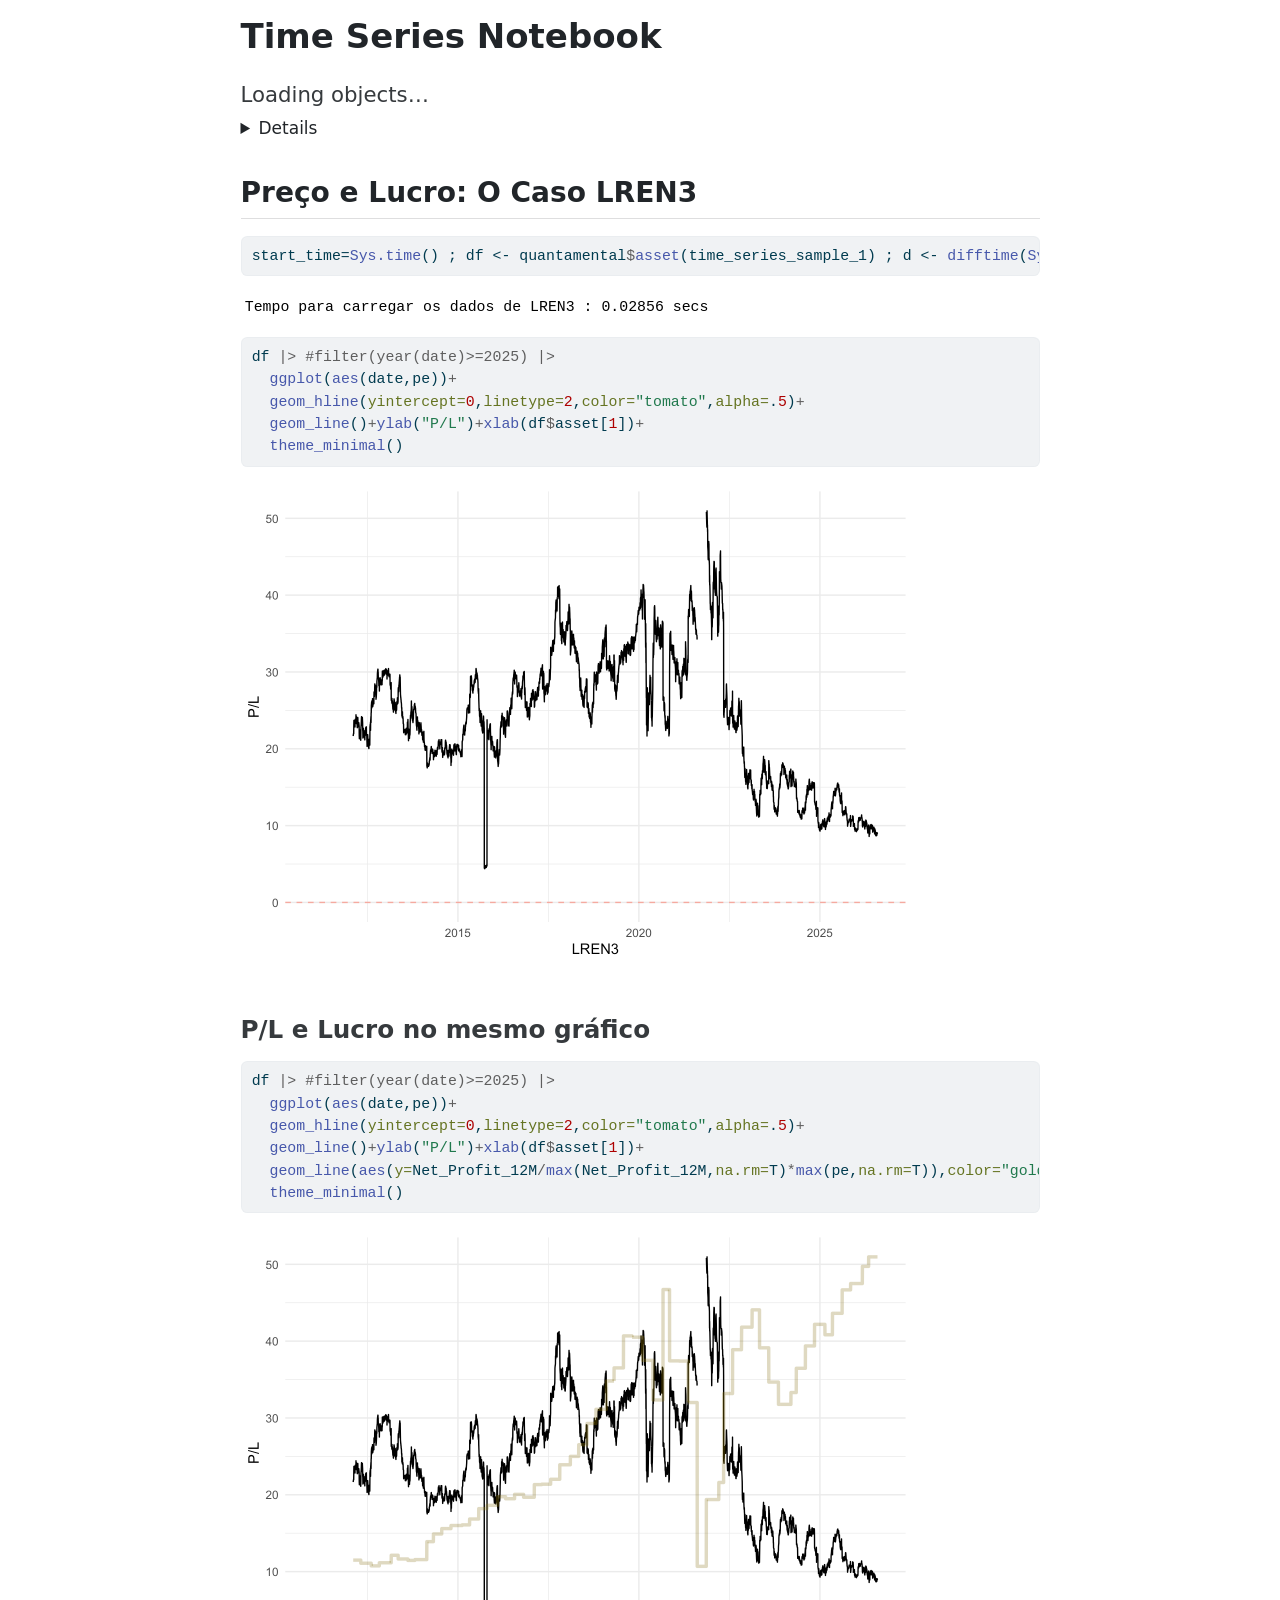
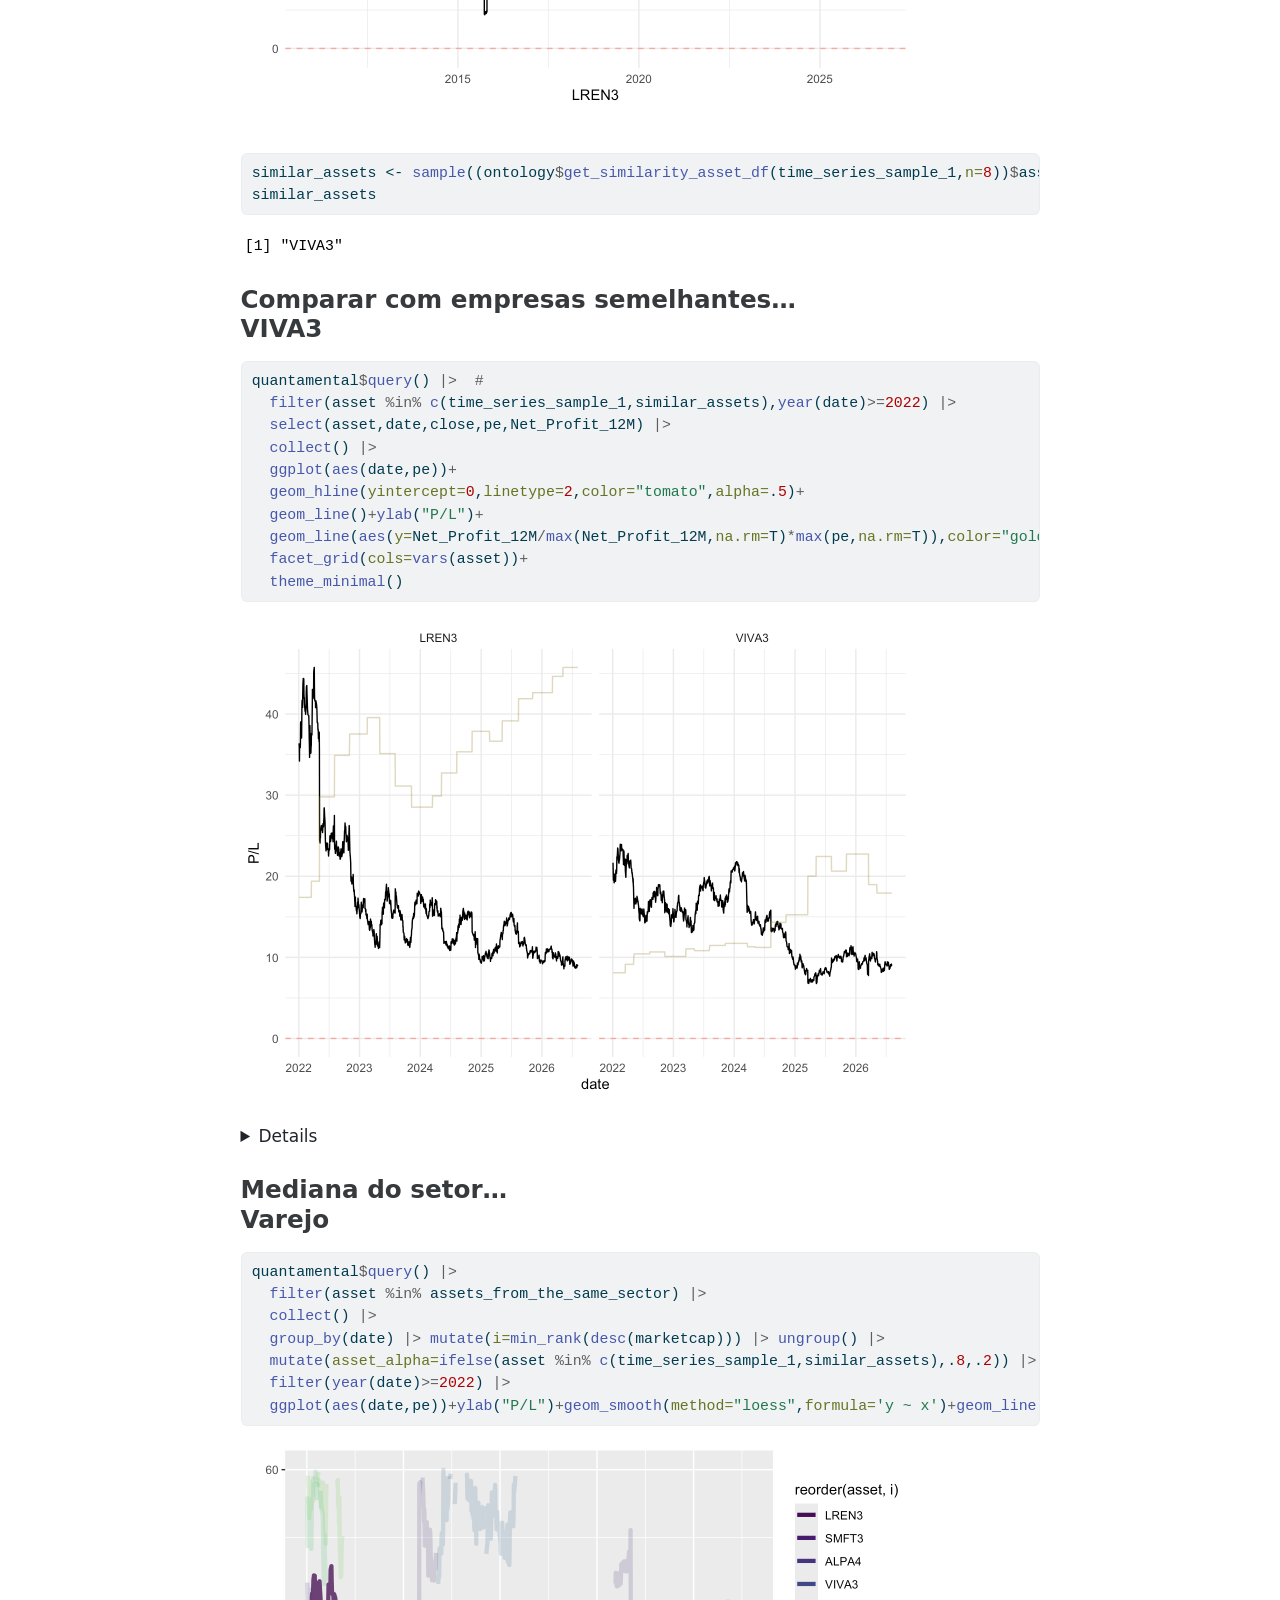
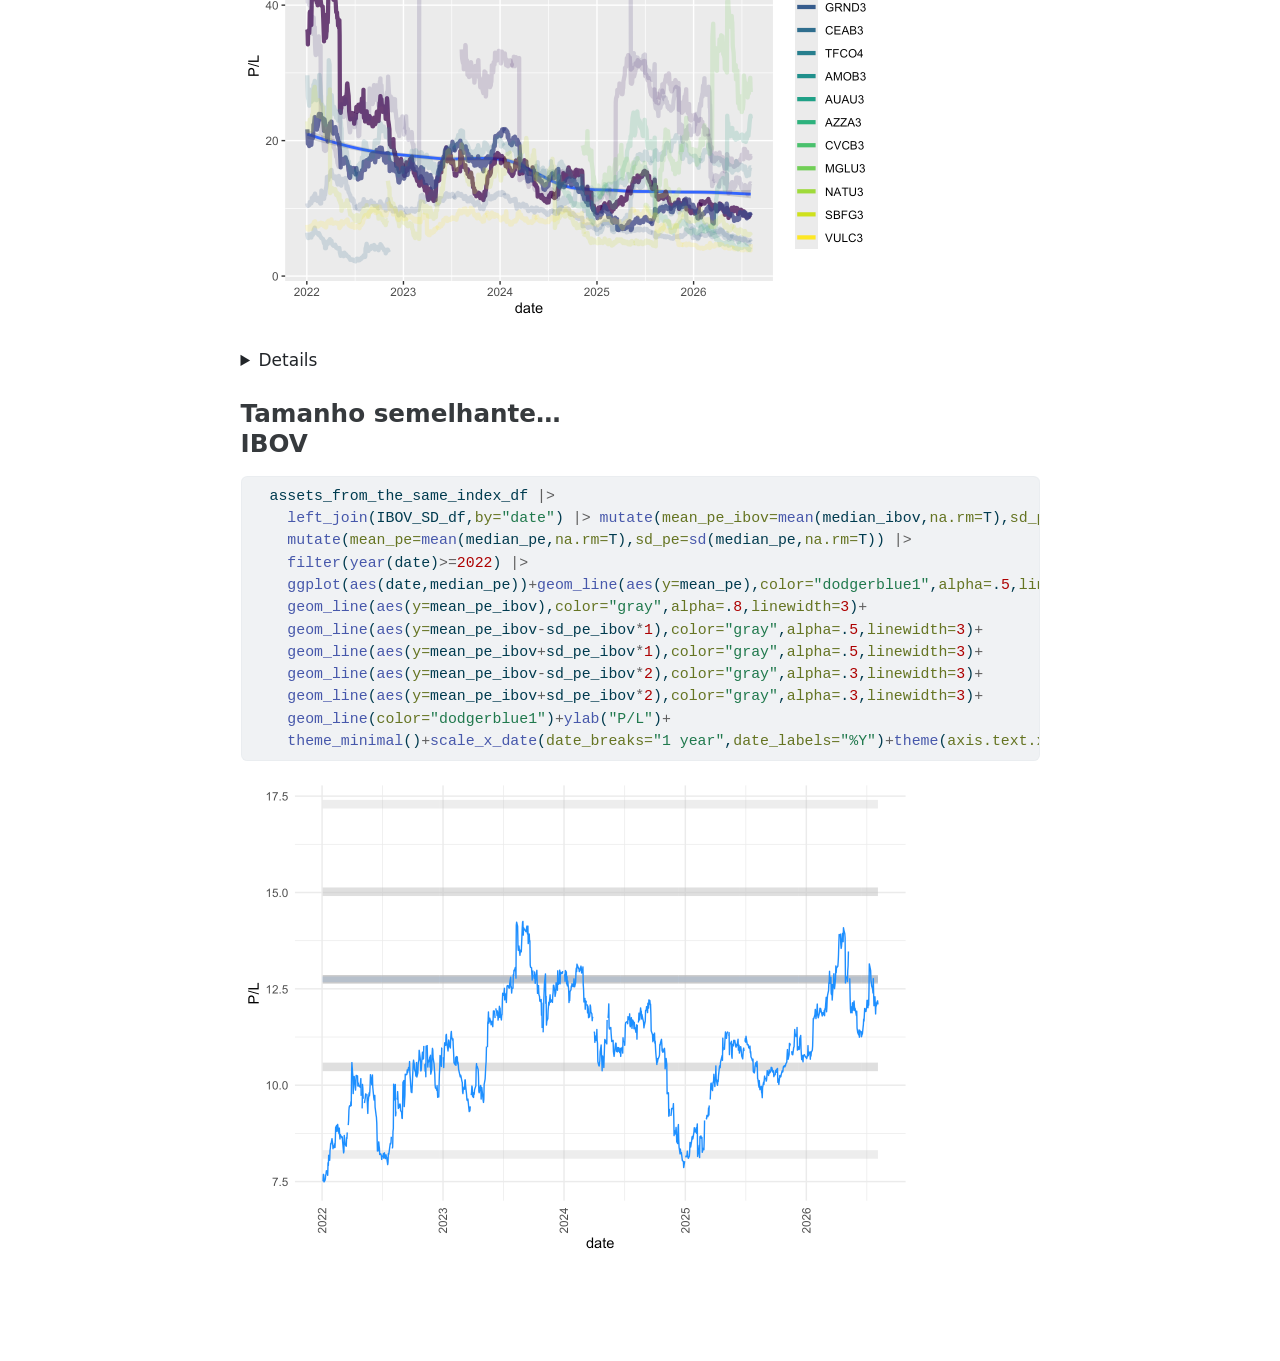
<file: docs/time_series_nb.html>
<!DOCTYPE html>
<html xmlns="http://www.w3.org/1999/xhtml" lang="en" xml:lang="en"><head>

<meta charset="utf-8">
<meta name="generator" content="quarto-1.10.18">

<meta name="viewport" content="width=device-width, initial-scale=1.0, user-scalable=yes">


<title>Time Series Notebook</title>
<style>
/* Default styles provided by pandoc.
** See https://pandoc.org/MANUAL.html#variables-for-html for config info.
*/
span.smallcaps{font-variant: small-caps;}
div.columns{display: flex; gap: 1.5em;}
div.column{flex: auto;}
@media screen {
div.columns{gap: min(4vw, 1.5em);}
div.column{overflow-x: auto;}
}
div.hanging-indent{margin-left: 1.5em; text-indent: -1.5em;}
ul.task-list{list-style: none;}
ul.task-list li input[type="checkbox"] {
  width: 0.8em;
  margin: 0 0.8em 0.2em -1em; /* quarto-specific, see https://github.com/quarto-dev/quarto-cli/issues/4556 */ 
  vertical-align: middle;
}
/* CSS for syntax highlighting */
html { -webkit-text-size-adjust: 100%; }
pre > code.sourceCode { white-space: pre; position: relative; }
pre > code.sourceCode > span { display: inline-block; line-height: 1.25; }
pre > code.sourceCode > span:empty { height: 1.2em; }
.sourceCode { overflow: visible; }
code.sourceCode > span { color: inherit; text-decoration: inherit; }
div.sourceCode { margin: 1em 0; }
pre.sourceCode { margin: 0; }
@media screen {
div.sourceCode { overflow: auto; }
}
@media print {
pre > code.sourceCode { white-space: pre-wrap; }
pre > code.sourceCode > span { text-indent: -5em; padding-left: 5em; }
}
pre.numberSource code
  { counter-reset: source-line 0; }
pre.numberSource code > span
  { position: relative; left: -4em; counter-increment: source-line; }
pre.numberSource code > span > a:first-child::before
  { content: counter(source-line);
    position: relative; left: -1em; text-align: right; vertical-align: baseline;
    border: none; display: inline-block;
    -webkit-touch-callout: none; -webkit-user-select: none;
    -khtml-user-select: none; -moz-user-select: none;
    -ms-user-select: none; user-select: none;
    padding: 0 4px; width: 4em;
  }
pre.numberSource { margin-left: 3em;  padding-left: 4px; }
div.sourceCode
  {   }
@media screen {
pre > code.sourceCode > span > a:first-child::before { text-decoration: underline; }
}
</style>


<script src="time_series_nb_files/libs/clipboard/clipboard.min.js"></script>
<script src="time_series_nb_files/libs/quarto-html/quarto.js" type="module"></script>
<script src="time_series_nb_files/libs/quarto-html/tabsets/tabsets.js" type="module"></script>
<script src="time_series_nb_files/libs/quarto-html/popper.min.js"></script>
<script src="time_series_nb_files/libs/quarto-html/tippy.umd.min.js"></script>
<script src="time_series_nb_files/libs/quarto-html/anchor.min.js"></script>
<link href="time_series_nb_files/libs/quarto-html/tippy.css" rel="stylesheet">
<link href="time_series_nb_files/libs/quarto-html/quarto-syntax-highlighting-64a204ab8560d761af7679ceaba22944.css" rel="stylesheet" id="quarto-text-highlighting-styles">
<script src="time_series_nb_files/libs/bootstrap/bootstrap.min.js"></script>
<link href="time_series_nb_files/libs/bootstrap/bootstrap-icons.css" rel="stylesheet">
<link href="time_series_nb_files/libs/bootstrap/bootstrap-917079515d91bccb85b543faf8aa8bb6.min.css" rel="stylesheet" append-hash="true" id="quarto-bootstrap" data-mode="light">


</head>

<body class="fullcontent quarto-light">

<div id="quarto-content" class="page-columns page-rows-contents page-layout-article">

<main class="content" id="quarto-document-content">

<header id="title-block-header" class="quarto-title-block default">
<div class="quarto-title">
<h1 class="title">Time Series Notebook</h1>
</div>



<div class="quarto-title-meta">

    
  
    
  </div>
  


</header>


<section id="loading-objects" class="level4">
<h4 class="anchored" data-anchor-id="loading-objects">Loading objects…</h4>
<details>
<div class="cell">
<div class="cell-output cell-output-stdout">
<pre><code>ontology healthcheck validation...
23 sectors and 171 assets 
indexes updated at 2026-05-05 (IBOV~60%=12) (IBOV~90%=38) (IBOV=79) (SMLL=110) </code></pre>
</div>
<div class="cell-output cell-output-stdout">
<pre><code>quantamental healthcheck validation...</code></pre>
</div>
</div>
<div class="cell">
<div class="code-copy-outer-scaffold"><div class="sourceCode cell-code" id="cb3"><pre class="sourceCode r code-with-copy"><code class="sourceCode r"><span id="cb3-1"><a href="#cb3-1" aria-hidden="true" tabindex="-1"></a>ontology <span class="ot">&lt;-</span> DAL_Ontology<span class="sc">$</span><span class="fu">new</span>()</span></code></pre></div><button title="Copy to Clipboard" class="code-copy-button"><i class="bi"></i></button></div>
<div class="cell-output cell-output-stdout">
<pre><code>ontology healthcheck validation...
23 sectors and 171 assets 
indexes updated at 2026-05-05 (IBOV~60%=12) (IBOV~90%=38) (IBOV=79) (SMLL=110) </code></pre>
</div>
<div class="code-copy-outer-scaffold"><div class="sourceCode cell-code" id="cb5"><pre class="sourceCode r code-with-copy"><code class="sourceCode r"><span id="cb5-1"><a href="#cb5-1" aria-hidden="true" tabindex="-1"></a>quantamental <span class="ot">&lt;-</span> DAL_Quantamental<span class="sc">$</span><span class="fu">new</span>()</span></code></pre></div><button title="Copy to Clipboard" class="code-copy-button"><i class="bi"></i></button></div>
<div class="cell-output cell-output-stdout">
<pre><code>quantamental healthcheck validation...</code></pre>
</div>
</div>
</details>
</section>
<section id="preço-e-lucro-o-caso-lren3" class="level2">
<h2 class="anchored" data-anchor-id="preço-e-lucro-o-caso-lren3">Preço e Lucro: O Caso LREN3</h2>
<div class="cell">
<div class="code-copy-outer-scaffold"><div class="sourceCode cell-code" id="cb7"><pre class="sourceCode r code-with-copy"><code class="sourceCode r"><span id="cb7-1"><a href="#cb7-1" aria-hidden="true" tabindex="-1"></a>start_time<span class="ot">=</span><span class="fu">Sys.time</span>() ; df <span class="ot">&lt;-</span> quantamental<span class="sc">$</span><span class="fu">asset</span>(time_series_sample_1) ; d <span class="ot">&lt;-</span> <span class="fu">difftime</span>(<span class="fu">Sys.time</span>(), start_time, <span class="at">units =</span> <span class="st">"secs"</span>) ; <span class="fu">cat</span>(<span class="fu">sprintf</span>(<span class="fu">paste0</span>(<span class="st">"Tempo para carregar os dados de "</span>,time_series_sample_1,<span class="st">" : %.5f %s"</span>), <span class="fu">as.numeric</span>(d), <span class="fu">attr</span>(d, <span class="st">"units"</span>)))</span></code></pre></div><button title="Copy to Clipboard" class="code-copy-button"><i class="bi"></i></button></div>
<div class="cell-output cell-output-stdout">
<pre><code>Tempo para carregar os dados de LREN3 : 0.02856 secs</code></pre>
</div>
<div class="code-copy-outer-scaffold"><div class="sourceCode cell-code" id="cb9"><pre class="sourceCode r code-with-copy"><code class="sourceCode r"><span id="cb9-1"><a href="#cb9-1" aria-hidden="true" tabindex="-1"></a>df <span class="sc">|&gt;</span> <span class="co">#filter(year(date)&gt;=2025) |&gt; </span></span>
<span id="cb9-2"><a href="#cb9-2" aria-hidden="true" tabindex="-1"></a>  <span class="fu">ggplot</span>(<span class="fu">aes</span>(date,pe))<span class="sc">+</span></span>
<span id="cb9-3"><a href="#cb9-3" aria-hidden="true" tabindex="-1"></a>  <span class="fu">geom_hline</span>(<span class="at">yintercept=</span><span class="dv">0</span>,<span class="at">linetype=</span><span class="dv">2</span>,<span class="at">color=</span><span class="st">"tomato"</span>,<span class="at">alpha=</span>.<span class="dv">5</span>)<span class="sc">+</span></span>
<span id="cb9-4"><a href="#cb9-4" aria-hidden="true" tabindex="-1"></a>  <span class="fu">geom_line</span>()<span class="sc">+</span><span class="fu">ylab</span>(<span class="st">"P/L"</span>)<span class="sc">+</span><span class="fu">xlab</span>(df<span class="sc">$</span>asset[<span class="dv">1</span>])<span class="sc">+</span></span>
<span id="cb9-5"><a href="#cb9-5" aria-hidden="true" tabindex="-1"></a>  <span class="fu">theme_minimal</span>()</span></code></pre></div><button title="Copy to Clipboard" class="code-copy-button"><i class="bi"></i></button></div>
<div class="cell-output-display">
<div>
<figure class="figure">
<p><img src="time_series_nb_files/figure-html/unnamed-chunk-4-1.png" class="img-fluid figure-img" width="672"></p>
</figure>
</div>
</div>
</div>
<section id="pl-e-lucro-no-mesmo-gráfico" class="level3">
<h3 class="anchored" data-anchor-id="pl-e-lucro-no-mesmo-gráfico">P/L e Lucro no mesmo gráfico</h3>
<div class="cell">
<div class="code-copy-outer-scaffold"><div class="sourceCode cell-code" id="cb10"><pre class="sourceCode r code-with-copy"><code class="sourceCode r"><span id="cb10-1"><a href="#cb10-1" aria-hidden="true" tabindex="-1"></a>df <span class="sc">|&gt;</span> <span class="co">#filter(year(date)&gt;=2025) |&gt; </span></span>
<span id="cb10-2"><a href="#cb10-2" aria-hidden="true" tabindex="-1"></a>  <span class="fu">ggplot</span>(<span class="fu">aes</span>(date,pe))<span class="sc">+</span></span>
<span id="cb10-3"><a href="#cb10-3" aria-hidden="true" tabindex="-1"></a>  <span class="fu">geom_hline</span>(<span class="at">yintercept=</span><span class="dv">0</span>,<span class="at">linetype=</span><span class="dv">2</span>,<span class="at">color=</span><span class="st">"tomato"</span>,<span class="at">alpha=</span>.<span class="dv">5</span>)<span class="sc">+</span></span>
<span id="cb10-4"><a href="#cb10-4" aria-hidden="true" tabindex="-1"></a>  <span class="fu">geom_line</span>()<span class="sc">+</span><span class="fu">ylab</span>(<span class="st">"P/L"</span>)<span class="sc">+</span><span class="fu">xlab</span>(df<span class="sc">$</span>asset[<span class="dv">1</span>])<span class="sc">+</span></span>
<span id="cb10-5"><a href="#cb10-5" aria-hidden="true" tabindex="-1"></a>  <span class="fu">geom_line</span>(<span class="fu">aes</span>(<span class="at">y=</span>Net_Profit_12M<span class="sc">/</span><span class="fu">max</span>(Net_Profit_12M,<span class="at">na.rm=</span>T)<span class="sc">*</span><span class="fu">max</span>(pe,<span class="at">na.rm=</span>T)),<span class="at">color=</span><span class="st">"gold4"</span>,<span class="at">alpha=</span>.<span class="dv">3</span>,<span class="at">linewidth=</span><span class="fl">1.2</span>)<span class="sc">+</span></span>
<span id="cb10-6"><a href="#cb10-6" aria-hidden="true" tabindex="-1"></a>  <span class="fu">theme_minimal</span>()</span></code></pre></div><button title="Copy to Clipboard" class="code-copy-button"><i class="bi"></i></button></div>
<div class="cell-output-display">
<div>
<figure class="figure">
<p><img src="time_series_nb_files/figure-html/unnamed-chunk-5-1.png" class="img-fluid figure-img" width="672"></p>
</figure>
</div>
</div>
</div>
<div class="cell">
<div class="code-copy-outer-scaffold"><div class="sourceCode cell-code" id="cb11"><pre class="sourceCode r code-with-copy"><code class="sourceCode r"><span id="cb11-1"><a href="#cb11-1" aria-hidden="true" tabindex="-1"></a>similar_assets <span class="ot">&lt;-</span> <span class="fu">sample</span>((ontology<span class="sc">$</span><span class="fu">get_similarity_asset_df</span>(time_series_sample_1,<span class="at">n=</span><span class="dv">8</span>))<span class="sc">$</span>asset2,<span class="dv">1</span>)</span>
<span id="cb11-2"><a href="#cb11-2" aria-hidden="true" tabindex="-1"></a>similar_assets</span></code></pre></div><button title="Copy to Clipboard" class="code-copy-button"><i class="bi"></i></button></div>
<div class="cell-output cell-output-stdout">
<pre><code>[1] "VIVA3"</code></pre>
</div>
</div>
</section>
<section id="comparar-com-empresas-semelhantes-viva3" class="level3">
<h3 class="anchored" data-anchor-id="comparar-com-empresas-semelhantes-viva3">Comparar com empresas semelhantes… <br> VIVA3</h3>
<div class="cell">
<div class="code-copy-outer-scaffold"><div class="sourceCode cell-code" id="cb13"><pre class="sourceCode r code-with-copy"><code class="sourceCode r"><span id="cb13-1"><a href="#cb13-1" aria-hidden="true" tabindex="-1"></a>quantamental<span class="sc">$</span><span class="fu">query</span>() <span class="sc">|&gt;</span>  <span class="co">#</span></span>
<span id="cb13-2"><a href="#cb13-2" aria-hidden="true" tabindex="-1"></a>  <span class="fu">filter</span>(asset <span class="sc">%in%</span> <span class="fu">c</span>(time_series_sample_1,similar_assets),<span class="fu">year</span>(date)<span class="sc">&gt;=</span><span class="dv">2022</span>) <span class="sc">|&gt;</span></span>
<span id="cb13-3"><a href="#cb13-3" aria-hidden="true" tabindex="-1"></a>  <span class="fu">select</span>(asset,date,close,pe,Net_Profit_12M) <span class="sc">|&gt;</span> </span>
<span id="cb13-4"><a href="#cb13-4" aria-hidden="true" tabindex="-1"></a>  <span class="fu">collect</span>() <span class="sc">|&gt;</span> </span>
<span id="cb13-5"><a href="#cb13-5" aria-hidden="true" tabindex="-1"></a>  <span class="fu">ggplot</span>(<span class="fu">aes</span>(date,pe))<span class="sc">+</span></span>
<span id="cb13-6"><a href="#cb13-6" aria-hidden="true" tabindex="-1"></a>  <span class="fu">geom_hline</span>(<span class="at">yintercept=</span><span class="dv">0</span>,<span class="at">linetype=</span><span class="dv">2</span>,<span class="at">color=</span><span class="st">"tomato"</span>,<span class="at">alpha=</span>.<span class="dv">5</span>)<span class="sc">+</span></span>
<span id="cb13-7"><a href="#cb13-7" aria-hidden="true" tabindex="-1"></a>  <span class="fu">geom_line</span>()<span class="sc">+</span><span class="fu">ylab</span>(<span class="st">"P/L"</span>)<span class="sc">+</span></span>
<span id="cb13-8"><a href="#cb13-8" aria-hidden="true" tabindex="-1"></a>  <span class="fu">geom_line</span>(<span class="fu">aes</span>(<span class="at">y=</span>Net_Profit_12M<span class="sc">/</span><span class="fu">max</span>(Net_Profit_12M,<span class="at">na.rm=</span>T)<span class="sc">*</span><span class="fu">max</span>(pe,<span class="at">na.rm=</span>T)),<span class="at">color=</span><span class="st">"gold4"</span>,<span class="at">alpha=</span>.<span class="dv">3</span>)<span class="sc">+</span></span>
<span id="cb13-9"><a href="#cb13-9" aria-hidden="true" tabindex="-1"></a>  <span class="fu">facet_grid</span>(<span class="at">cols=</span><span class="fu">vars</span>(asset))<span class="sc">+</span></span>
<span id="cb13-10"><a href="#cb13-10" aria-hidden="true" tabindex="-1"></a>  <span class="fu">theme_minimal</span>()</span></code></pre></div><button title="Copy to Clipboard" class="code-copy-button"><i class="bi"></i></button></div>
<div class="cell-output-display">
<div>
<figure class="figure">
<p><img src="time_series_nb_files/figure-html/unnamed-chunk-7-1.png" class="img-fluid figure-img" width="672"></p>
</figure>
</div>
</div>
</div>
<details>
<div class="cell">
<div class="code-copy-outer-scaffold"><div class="sourceCode cell-code" id="cb14"><pre class="sourceCode r code-with-copy"><code class="sourceCode r"><span id="cb14-1"><a href="#cb14-1" aria-hidden="true" tabindex="-1"></a>time_series_sample_1_sector <span class="ot">&lt;-</span> (ontology<span class="sc">$</span><span class="fu">get_assets_df</span>() <span class="sc">|&gt;</span> <span class="fu">filter</span>(asset<span class="sc">==</span>time_series_sample_1))<span class="sc">$</span>sector_screening</span>
<span id="cb14-2"><a href="#cb14-2" aria-hidden="true" tabindex="-1"></a>assets_from_the_same_sector <span class="ot">&lt;-</span> (ontology<span class="sc">$</span><span class="fu">get_assets_df</span>() <span class="sc">|&gt;</span> <span class="fu">filter</span>(sector_screening<span class="sc">==</span>time_series_sample_1_sector))<span class="sc">$</span>asset</span>
<span id="cb14-3"><a href="#cb14-3" aria-hidden="true" tabindex="-1"></a>assets_from_the_same_sector</span></code></pre></div><button title="Copy to Clipboard" class="code-copy-button"><i class="bi"></i></button></div>
<div class="cell-output cell-output-stdout">
<pre><code> [1] "ALPA4"  "AMOB3"  "AZZA3"  "BHIA3"  "CEAB3"  "CVCB3"  "GRND3"  "GUAR3" 
 [9] "LREN3"  "MELI34" "MGLU3"  "NATU3"  "AUAU3"  "SBFG3"  "SMFT3"  "TFCO4" 
[17] "VIVA3"  "VULC3" </code></pre>
</div>
</div>
<p>A <strong>mediana</strong> representa o valor central de uma distribuição, sendo menos sensível a valores extremos. Ao calcular o P/L mediano do setor de Varejo, obtemos uma visão mais realista do valuation geral, sem as distorções causadas por empresas atípicas.</p>
</details>
</section>
<section id="mediana-do-setor-varejo" class="level3">
<h3 class="anchored" data-anchor-id="mediana-do-setor-varejo">Mediana do setor… <br> Varejo</h3>
<div class="cell">
<div class="code-copy-outer-scaffold"><div class="sourceCode cell-code" id="cb16"><pre class="sourceCode r code-with-copy"><code class="sourceCode r"><span id="cb16-1"><a href="#cb16-1" aria-hidden="true" tabindex="-1"></a>quantamental<span class="sc">$</span><span class="fu">query</span>() <span class="sc">|&gt;</span>  </span>
<span id="cb16-2"><a href="#cb16-2" aria-hidden="true" tabindex="-1"></a>  <span class="fu">filter</span>(asset <span class="sc">%in%</span> assets_from_the_same_sector) <span class="sc">|&gt;</span> </span>
<span id="cb16-3"><a href="#cb16-3" aria-hidden="true" tabindex="-1"></a>  <span class="fu">collect</span>() <span class="sc">|&gt;</span> </span>
<span id="cb16-4"><a href="#cb16-4" aria-hidden="true" tabindex="-1"></a>  <span class="fu">group_by</span>(date) <span class="sc">|&gt;</span> <span class="fu">mutate</span>(<span class="at">i=</span><span class="fu">min_rank</span>(<span class="fu">desc</span>(marketcap))) <span class="sc">|&gt;</span> <span class="fu">ungroup</span>() <span class="sc">|&gt;</span> </span>
<span id="cb16-5"><a href="#cb16-5" aria-hidden="true" tabindex="-1"></a>  <span class="fu">mutate</span>(<span class="at">asset_alpha=</span><span class="fu">ifelse</span>(asset <span class="sc">%in%</span> <span class="fu">c</span>(time_series_sample_1,similar_assets),.<span class="dv">8</span>,.<span class="dv">2</span>)) <span class="sc">|&gt;</span> </span>
<span id="cb16-6"><a href="#cb16-6" aria-hidden="true" tabindex="-1"></a>  <span class="fu">filter</span>(<span class="fu">year</span>(date)<span class="sc">&gt;=</span><span class="dv">2022</span>) <span class="sc">|&gt;</span> </span>
<span id="cb16-7"><a href="#cb16-7" aria-hidden="true" tabindex="-1"></a>  <span class="fu">ggplot</span>(<span class="fu">aes</span>(date,pe))<span class="sc">+</span><span class="fu">ylab</span>(<span class="st">"P/L"</span>)<span class="sc">+</span><span class="fu">geom_smooth</span>(<span class="at">method=</span><span class="st">"loess"</span>,<span class="at">formula=</span><span class="st">'y ~ x'</span>)<span class="sc">+</span><span class="fu">geom_line</span>(<span class="fu">aes</span>(<span class="at">color=</span><span class="fu">reorder</span>(asset,i),<span class="at">alpha=</span>asset_alpha),<span class="at">linewidth=</span><span class="fl">1.5</span>)<span class="sc">+</span><span class="fu">scale_alpha_identity</span>()<span class="sc">+</span><span class="fu">scale_color_viridis_d</span>(<span class="at">option=</span><span class="st">"viridis"</span>)</span></code></pre></div><button title="Copy to Clipboard" class="code-copy-button"><i class="bi"></i></button></div>
<div class="cell-output-display">
<div>
<figure class="figure">
<p><img src="time_series_nb_files/figure-html/unnamed-chunk-9-1.png" class="img-fluid figure-img" width="672"></p>
</figure>
</div>
</div>
</div>
<details>
<div class="cell">
<div class="cell-output cell-output-stdout">
<pre><code>             Length Class      Mode     
IBOV_updated  1     Date       numeric  
IBXL_updated  1     Date       numeric  
IBXX_updated  1     Date       numeric  
IBBR_updated  1     Date       numeric  
SMLL_updated  1     Date       numeric  
IBOV          2     data.frame list     
IBXL          2     data.frame list     
IBXX          2     data.frame list     
IBBR          2     data.frame list     
SMLL          2     data.frame list     
IBOV_60       2     data.frame list     
IBOV_90       2     data.frame list     
State         7     -none-     character
Exporters     9     -none-     character
Commodities  10     -none-     character
Global        9     -none-     character</code></pre>
</div>
<div class="cell-output cell-output-stdout">
<pre><code> [1] "ALOS3"  "ABEV3"  "ASAI3"  "AURE3"  "AXIA3"  "AXIA6"  "AZZA3"  "B3SA3" 
 [9] "BBSE3"  "BBDC3"  "BBDC4"  "BRAP4"  "BBAS3"  "BRKM5"  "BRAV3"  "BPAC11"
[17] "CXSE3"  "CEAB3"  "CMIG4"  "COGN3"  "CSMG3"  "CPLE3"  "CSAN3"  "CPFE3" 
[25] "CMIN3"  "CURY3"  "CYRE3"  "DIRR3"  "EMBJ3"  "ENGI11" "ENEV3"  "EGIE3" 
[33] "EQTL3"  "FLRY3"  "GGBR4"  "GOAU4"  "HAPV3"  "HYPE3"  "IGTI11" "ISAE4" 
[41] "ITSA4"  "ITUB4"  "KLBN11" "RENT3"  "LREN3"  "MGLU3"  "POMO4"  "MBRF3" 
[49] "BEEF3"  "MOTV3"  "MRVE3"  "MULT3"  "NATU3"  "PETR3"  "PETR4"  "RECV3" 
[57] "PSSA3"  "PRIO3"  "RADL3"  "RDOR3"  "RAIL3"  "SBSP3"  "SANB11" "CSNA3" 
[65] "SLCE3"  "SMFT3"  "SUZB3"  "TAEE11" "VIVT3"  "TIMS3"  "TOTS3"  "UGPA3" 
[73] "USIM5"  "VALE3"  "VAMO3"  "VBBR3"  "VIVA3"  "WEGE3"  "YDUQ3" </code></pre>
</div>
</div>
<div class="cell">
<div class="code-copy-outer-scaffold"><div class="sourceCode cell-code" id="cb19"><pre class="sourceCode r code-with-copy"><code class="sourceCode r"><span id="cb19-1"><a href="#cb19-1" aria-hidden="true" tabindex="-1"></a>  start_time<span class="ot">=</span><span class="fu">Sys.time</span>() ; <span class="fu">cat</span>(<span class="st">"Load assets from the same index...</span><span class="sc">\n</span><span class="st"> "</span>) ; assets_from_the_same_index_df <span class="ot">&lt;-</span> quantamental<span class="sc">$</span><span class="fu">query</span>() <span class="sc">|&gt;</span>  </span>
<span id="cb19-2"><a href="#cb19-2" aria-hidden="true" tabindex="-1"></a>    <span class="fu">filter</span>(asset <span class="sc">%in%</span> assets_from_the_same_index) <span class="sc">|&gt;</span> </span>
<span id="cb19-3"><a href="#cb19-3" aria-hidden="true" tabindex="-1"></a>    <span class="fu">collect</span>() <span class="sc">|&gt;</span> </span>
<span id="cb19-4"><a href="#cb19-4" aria-hidden="true" tabindex="-1"></a>    <span class="fu">group_by</span>(date) <span class="sc">|&gt;</span> <span class="fu">summarise</span>(<span class="at">median_pe=</span><span class="fu">median</span>(pe,<span class="at">na.rm=</span>T),<span class="at">N=</span><span class="fu">n</span>()) ; <span class="fu">difftime</span>(<span class="fu">Sys.time</span>(), start_time, <span class="at">units =</span> <span class="st">"secs"</span>)</span></code></pre></div><button title="Copy to Clipboard" class="code-copy-button"><i class="bi"></i></button></div>
<div class="cell-output cell-output-stdout">
<pre><code>Load assets from the same index...
 </code></pre>
</div>
<div class="cell-output cell-output-stdout">
<pre><code>Time difference of 0.120774 secs</code></pre>
</div>
<div class="code-copy-outer-scaffold"><div class="sourceCode cell-code" id="cb22"><pre class="sourceCode r code-with-copy"><code class="sourceCode r"><span id="cb22-1"><a href="#cb22-1" aria-hidden="true" tabindex="-1"></a>  start_time<span class="ot">=</span><span class="fu">Sys.time</span>() ; <span class="fu">cat</span>(<span class="st">"Load IBOV historical standard deviations... </span><span class="sc">\n</span><span class="st"> "</span>) ; IBOV_SD_df <span class="ot">&lt;-</span> quantamental<span class="sc">$</span><span class="fu">query</span>() <span class="sc">|&gt;</span>  </span>
<span id="cb22-2"><a href="#cb22-2" aria-hidden="true" tabindex="-1"></a>    <span class="fu">filter</span>(asset <span class="sc">%in%</span> indices[[<span class="st">"IBOV"</span>]]) <span class="sc">|&gt;</span> </span>
<span id="cb22-3"><a href="#cb22-3" aria-hidden="true" tabindex="-1"></a>    <span class="fu">collect</span>() <span class="sc">|&gt;</span> </span>
<span id="cb22-4"><a href="#cb22-4" aria-hidden="true" tabindex="-1"></a>    <span class="fu">group_by</span>(date) <span class="sc">|&gt;</span> <span class="fu">summarise</span>(<span class="at">median_ibov=</span><span class="fu">median</span>(pe,<span class="at">na.rm=</span>T)) ; <span class="fu">difftime</span>(<span class="fu">Sys.time</span>(), start_time, <span class="at">units =</span> <span class="st">"secs"</span>)</span></code></pre></div><button title="Copy to Clipboard" class="code-copy-button"><i class="bi"></i></button></div>
<div class="cell-output cell-output-stdout">
<pre><code>Load IBOV historical standard deviations... 
 </code></pre>
</div>
<div class="cell-output cell-output-stdout">
<pre><code>Time difference of 0.1231191 secs</code></pre>
</div>
</div>
<p></p>
</details></section>
<section id="tamanho-semelhante-ibov" class="level3">
<h3 class="anchored" data-anchor-id="tamanho-semelhante-ibov">Tamanho semelhante…<br> IBOV</h3>
<div class="cell">
<div class="code-copy-outer-scaffold"><div class="sourceCode cell-code" id="cb25"><pre class="sourceCode r code-with-copy"><code class="sourceCode r"><span id="cb25-1"><a href="#cb25-1" aria-hidden="true" tabindex="-1"></a>  assets_from_the_same_index_df <span class="sc">|&gt;</span> </span>
<span id="cb25-2"><a href="#cb25-2" aria-hidden="true" tabindex="-1"></a>    <span class="fu">left_join</span>(IBOV_SD_df,<span class="at">by=</span><span class="st">"date"</span>) <span class="sc">|&gt;</span> <span class="fu">mutate</span>(<span class="at">mean_pe_ibov=</span><span class="fu">mean</span>(median_ibov,<span class="at">na.rm=</span>T),<span class="at">sd_pe_ibov=</span><span class="fu">sd</span>(median_ibov,<span class="at">na.rm=</span>T)) <span class="sc">|&gt;</span> </span>
<span id="cb25-3"><a href="#cb25-3" aria-hidden="true" tabindex="-1"></a>    <span class="fu">mutate</span>(<span class="at">mean_pe=</span><span class="fu">mean</span>(median_pe,<span class="at">na.rm=</span>T),<span class="at">sd_pe=</span><span class="fu">sd</span>(median_pe,<span class="at">na.rm=</span>T)) <span class="sc">|&gt;</span> </span>
<span id="cb25-4"><a href="#cb25-4" aria-hidden="true" tabindex="-1"></a>    <span class="fu">filter</span>(<span class="fu">year</span>(date)<span class="sc">&gt;=</span><span class="dv">2022</span>) <span class="sc">|&gt;</span></span>
<span id="cb25-5"><a href="#cb25-5" aria-hidden="true" tabindex="-1"></a>    <span class="fu">ggplot</span>(<span class="fu">aes</span>(date,median_pe))<span class="sc">+</span><span class="fu">geom_line</span>(<span class="fu">aes</span>(<span class="at">y=</span>mean_pe),<span class="at">color=</span><span class="st">"dodgerblue1"</span>,<span class="at">alpha=</span>.<span class="dv">5</span>,<span class="at">linewidth=</span><span class="dv">2</span>)<span class="sc">+</span></span>
<span id="cb25-6"><a href="#cb25-6" aria-hidden="true" tabindex="-1"></a>    <span class="fu">geom_line</span>(<span class="fu">aes</span>(<span class="at">y=</span>mean_pe_ibov),<span class="at">color=</span><span class="st">"gray"</span>,<span class="at">alpha=</span>.<span class="dv">8</span>,<span class="at">linewidth=</span><span class="dv">3</span>)<span class="sc">+</span></span>
<span id="cb25-7"><a href="#cb25-7" aria-hidden="true" tabindex="-1"></a>    <span class="fu">geom_line</span>(<span class="fu">aes</span>(<span class="at">y=</span>mean_pe_ibov<span class="sc">-</span>sd_pe_ibov<span class="sc">*</span><span class="dv">1</span>),<span class="at">color=</span><span class="st">"gray"</span>,<span class="at">alpha=</span>.<span class="dv">5</span>,<span class="at">linewidth=</span><span class="dv">3</span>)<span class="sc">+</span></span>
<span id="cb25-8"><a href="#cb25-8" aria-hidden="true" tabindex="-1"></a>    <span class="fu">geom_line</span>(<span class="fu">aes</span>(<span class="at">y=</span>mean_pe_ibov<span class="sc">+</span>sd_pe_ibov<span class="sc">*</span><span class="dv">1</span>),<span class="at">color=</span><span class="st">"gray"</span>,<span class="at">alpha=</span>.<span class="dv">5</span>,<span class="at">linewidth=</span><span class="dv">3</span>)<span class="sc">+</span></span>
<span id="cb25-9"><a href="#cb25-9" aria-hidden="true" tabindex="-1"></a>    <span class="fu">geom_line</span>(<span class="fu">aes</span>(<span class="at">y=</span>mean_pe_ibov<span class="sc">-</span>sd_pe_ibov<span class="sc">*</span><span class="dv">2</span>),<span class="at">color=</span><span class="st">"gray"</span>,<span class="at">alpha=</span>.<span class="dv">3</span>,<span class="at">linewidth=</span><span class="dv">3</span>)<span class="sc">+</span></span>
<span id="cb25-10"><a href="#cb25-10" aria-hidden="true" tabindex="-1"></a>    <span class="fu">geom_line</span>(<span class="fu">aes</span>(<span class="at">y=</span>mean_pe_ibov<span class="sc">+</span>sd_pe_ibov<span class="sc">*</span><span class="dv">2</span>),<span class="at">color=</span><span class="st">"gray"</span>,<span class="at">alpha=</span>.<span class="dv">3</span>,<span class="at">linewidth=</span><span class="dv">3</span>)<span class="sc">+</span></span>
<span id="cb25-11"><a href="#cb25-11" aria-hidden="true" tabindex="-1"></a>    <span class="fu">geom_line</span>(<span class="at">color=</span><span class="st">"dodgerblue1"</span>)<span class="sc">+</span><span class="fu">ylab</span>(<span class="st">"P/L"</span>)<span class="sc">+</span></span>
<span id="cb25-12"><a href="#cb25-12" aria-hidden="true" tabindex="-1"></a>    <span class="fu">theme_minimal</span>()<span class="sc">+</span><span class="fu">scale_x_date</span>(<span class="at">date_breaks=</span><span class="st">"1 year"</span>,<span class="at">date_labels=</span><span class="st">"%Y"</span>)<span class="sc">+</span><span class="fu">theme</span>(<span class="at">axis.text.x=</span><span class="fu">element_text</span>(<span class="at">angle=</span><span class="dv">90</span>,<span class="at">vjust=</span>.<span class="dv">5</span>,<span class="at">hjust=</span><span class="dv">1</span>))</span></code></pre></div><button title="Copy to Clipboard" class="code-copy-button"><i class="bi"></i></button></div>
<div class="cell-output-display">
<div>
<figure class="figure">
<p><img src="time_series_nb_files/figure-html/unnamed-chunk-12-1.png" class="img-fluid figure-img" width="672"></p>
</figure>
</div>
</div>
</div>
</section>
</section>

</main>
<!-- /main column -->
<script id="quarto-html-after-body" type="application/javascript">
  window.document.addEventListener("DOMContentLoaded", function (event) {
    const icon = "";
    const anchorJS = new window.AnchorJS();
    anchorJS.options = {
      placement: 'right',
      icon: icon
    };
    anchorJS.add('.anchored');
    const isCodeAnnotation = (el) => {
      for (const clz of el.classList) {
        if (clz.startsWith('code-annotation-')) {                     
          return true;
        }
      }
      return false;
    }
    const onCopySuccess = function(e) {
      // button target
      const button = e.trigger;
      // don't keep focus
      button.blur();
      // flash "checked"
      button.classList.add('code-copy-button-checked');
      var currentTitle = button.getAttribute("title");
      button.setAttribute("title", "Copied!");
      let tooltip;
      if (window.bootstrap) {
        button.setAttribute("data-bs-toggle", "tooltip");
        button.setAttribute("data-bs-placement", "left");
        button.setAttribute("data-bs-title", "Copied!");
        tooltip = new bootstrap.Tooltip(button, 
          { trigger: "manual", 
            customClass: "code-copy-button-tooltip",
            offset: [0, -8]});
        tooltip.show();    
      }
      setTimeout(function() {
        if (tooltip) {
          tooltip.hide();
          button.removeAttribute("data-bs-title");
          button.removeAttribute("data-bs-toggle");
          button.removeAttribute("data-bs-placement");
        }
        button.setAttribute("title", currentTitle);
        button.classList.remove('code-copy-button-checked');
      }, 1000);
      // clear code selection
      e.clearSelection();
    }
    const getTextToCopy = function(trigger) {
      const outerScaffold = trigger.parentElement.cloneNode(true);
      const codeEl = outerScaffold.querySelector('code');
      for (const childEl of codeEl.children) {
        if (isCodeAnnotation(childEl)) {
          childEl.remove();
        }
      }
      return codeEl.innerText;
    }
    const clipboard = new window.ClipboardJS('.code-copy-button:not([data-in-quarto-modal])', {
      text: getTextToCopy
    });
    clipboard.on('success', onCopySuccess);
    if (window.document.getElementById('quarto-embedded-source-code-modal')) {
      const clipboardModal = new window.ClipboardJS('.code-copy-button[data-in-quarto-modal]', {
        text: getTextToCopy,
        container: window.document.getElementById('quarto-embedded-source-code-modal')
      });
      clipboardModal.on('success', onCopySuccess);
    }
      var localhostRegex = new RegExp(/^(?:http|https):\/\/localhost\:?[0-9]*\//);
      var mailtoRegex = new RegExp(/^mailto:/);
        var filterRegex = new RegExp('/' + window.location.host + '/');
      var isInternal = (href) => {
          return filterRegex.test(href) || localhostRegex.test(href) || mailtoRegex.test(href);
      }
      // Inspect non-navigation links and adorn them if external
     var links = window.document.querySelectorAll('a[href]:not(.nav-link):not(.navbar-brand):not(.toc-action):not(.sidebar-link):not(.sidebar-item-toggle):not(.pagination-link):not(.no-external):not([aria-hidden]):not(.dropdown-item):not(.quarto-navigation-tool):not(.about-link)');
      for (var i=0; i<links.length; i++) {
        const link = links[i];
        if (!isInternal(link.href)) {
          // undo the damage that might have been done by quarto-nav.js in the case of
          // links that we want to consider external
          if (link.dataset.originalHref !== undefined) {
            link.href = link.dataset.originalHref;
          }
        }
      }
    function tippyHover(el, contentFn, onTriggerFn, onUntriggerFn) {
      const config = {
        allowHTML: true,
        maxWidth: 500,
        delay: 100,
        arrow: false,
        appendTo: function(el) {
            return el.parentElement;
        },
        interactive: true,
        interactiveBorder: 10,
        theme: 'quarto',
        placement: 'bottom-start',
      };
      if (contentFn) {
        config.content = contentFn;
      }
      if (onTriggerFn) {
        config.onTrigger = onTriggerFn;
      }
      if (onUntriggerFn) {
        config.onUntrigger = onUntriggerFn;
      }
      window.tippy(el, config); 
    }
    const noterefs = window.document.querySelectorAll('a[role="doc-noteref"]');
    for (var i=0; i<noterefs.length; i++) {
      const ref = noterefs[i];
      tippyHover(ref, function() {
        // use id or data attribute instead here
        let href = ref.getAttribute('data-footnote-href') || ref.getAttribute('href');
        try { href = new URL(href).hash; } catch {}
        const id = href.replace(/^#\/?/, "");
        const note = window.document.getElementById(id);
        if (note) {
          return note.innerHTML;
        } else {
          return "";
        }
      });
    }
    const xrefs = window.document.querySelectorAll('a.quarto-xref');
    const processXRef = (id, note) => {
      // Strip column container classes
      const stripColumnClz = (el) => {
        el.classList.remove("page-full", "page-columns");
        if (el.children) {
          for (const child of el.children) {
            stripColumnClz(child);
          }
        }
      }
      stripColumnClz(note)
      if (id === null || id.startsWith('sec-')) {
        // Special case sections, only their first couple elements
        const container = document.createElement("div");
        if (note.children && note.children.length > 2) {
          container.appendChild(note.children[0].cloneNode(true));
          for (let i = 1; i < note.children.length; i++) {
            const child = note.children[i];
            if (child.tagName === "P" && child.innerText === "") {
              continue;
            } else {
              container.appendChild(child.cloneNode(true));
              break;
            }
          }
          if (window.Quarto?.typesetMath) {
            window.Quarto.typesetMath(container);
          }
          return container.innerHTML
        } else {
          if (window.Quarto?.typesetMath) {
            window.Quarto.typesetMath(note);
          }
          return note.innerHTML;
        }
      } else {
        // Remove any anchor links if they are present
        const anchorLink = note.querySelector('a.anchorjs-link');
        if (anchorLink) {
          anchorLink.remove();
        }
        if (window.Quarto?.typesetMath) {
          window.Quarto.typesetMath(note);
        }
        if (note.classList.contains("callout")) {
          return note.outerHTML;
        } else {
          return note.innerHTML;
        }
      }
    }
    for (var i=0; i<xrefs.length; i++) {
      const xref = xrefs[i];
      tippyHover(xref, undefined, function(instance) {
        instance.disable();
        let url = xref.getAttribute('href');
        let hash = undefined; 
        if (url.startsWith('#')) {
          hash = url;
        } else {
          try { hash = new URL(url).hash; } catch {}
        }
        if (hash) {
          const id = hash.replace(/^#\/?/, "");
          const note = window.document.getElementById(id);
          if (note !== null) {
            try {
              const html = processXRef(id, note.cloneNode(true));
              instance.setContent(html);
            } finally {
              instance.enable();
              instance.show();
            }
          } else {
            // See if we can fetch this
            fetch(url.split('#')[0])
            .then(res => res.text())
            .then(html => {
              const parser = new DOMParser();
              const htmlDoc = parser.parseFromString(html, "text/html");
              const note = htmlDoc.getElementById(id);
              if (note !== null) {
                const html = processXRef(id, note);
                instance.setContent(html);
              } 
            }).finally(() => {
              instance.enable();
              instance.show();
            });
          }
        } else {
          // See if we can fetch a full url (with no hash to target)
          // This is a special case and we should probably do some content thinning / targeting
          fetch(url)
          .then(res => res.text())
          .then(html => {
            const parser = new DOMParser();
            const htmlDoc = parser.parseFromString(html, "text/html");
            const note = htmlDoc.querySelector('main.content');
            if (note !== null) {
              // This should only happen for chapter cross references
              // (since there is no id in the URL)
              // remove the first header
              if (note.children.length > 0 && note.children[0].tagName === "HEADER") {
                note.children[0].remove();
              }
              const html = processXRef(null, note);
              instance.setContent(html);
            } 
          }).finally(() => {
            instance.enable();
            instance.show();
          });
        }
      }, function(instance) {
      });
    }
        let selectedAnnoteEl;
        const selectorForAnnotation = ( cell, annotation) => {
          let cellAttr = 'data-code-cell="' + cell + '"';
          let lineAttr = 'data-code-annotation="' +  annotation + '"';
          const selector = 'span[' + cellAttr + '][' + lineAttr + ']';
          return selector;
        }
        const selectCodeLines = (annoteEl) => {
          const doc = window.document;
          const targetCell = annoteEl.getAttribute("data-target-cell");
          const targetAnnotation = annoteEl.getAttribute("data-target-annotation");
          const annoteSpan = window.document.querySelector(selectorForAnnotation(targetCell, targetAnnotation));
          const lines = annoteSpan.getAttribute("data-code-lines").split(",");
          const lineIds = lines.map((line) => {
            return targetCell + "-" + line;
          })
          let top = null;
          let height = null;
          let parent = null;
          if (lineIds.length > 0) {
              //compute the position of the single el (top and bottom and make a div)
              const el = window.document.getElementById(lineIds[0]);
              top = el.offsetTop;
              height = el.offsetHeight;
              parent = el.parentElement.parentElement;
            if (lineIds.length > 1) {
              const lastEl = window.document.getElementById(lineIds[lineIds.length - 1]);
              const bottom = lastEl.offsetTop + lastEl.offsetHeight;
              height = bottom - top;
            }
            if (top !== null && height !== null && parent !== null) {
              // cook up a div (if necessary) and position it 
              let div = window.document.getElementById("code-annotation-line-highlight");
              if (div === null) {
                div = window.document.createElement("div");
                div.setAttribute("id", "code-annotation-line-highlight");
                div.style.position = 'absolute';
                parent.appendChild(div);
              }
              div.style.top = top - 2 + "px";
              div.style.height = height + 4 + "px";
              div.style.left = 0;
              let gutterDiv = window.document.getElementById("code-annotation-line-highlight-gutter");
              if (gutterDiv === null) {
                gutterDiv = window.document.createElement("div");
                gutterDiv.setAttribute("id", "code-annotation-line-highlight-gutter");
                gutterDiv.style.position = 'absolute';
                const codeCell = window.document.getElementById(targetCell);
                const gutter = codeCell.querySelector('.code-annotation-gutter');
                gutter.appendChild(gutterDiv);
              }
              gutterDiv.style.top = top - 2 + "px";
              gutterDiv.style.height = height + 4 + "px";
            }
            selectedAnnoteEl = annoteEl;
          }
        };
        const unselectCodeLines = () => {
          const elementsIds = ["code-annotation-line-highlight", "code-annotation-line-highlight-gutter"];
          elementsIds.forEach((elId) => {
            const div = window.document.getElementById(elId);
            if (div) {
              div.remove();
            }
          });
          selectedAnnoteEl = undefined;
        };
          // Handle positioning of the toggle
      window.addEventListener(
        "resize",
        throttle(() => {
          elRect = undefined;
          if (selectedAnnoteEl) {
            selectCodeLines(selectedAnnoteEl);
          }
        }, 10)
      );
      function throttle(fn, ms) {
      let throttle = false;
      let timer;
        return (...args) => {
          if(!throttle) { // first call gets through
              fn.apply(this, args);
              throttle = true;
          } else { // all the others get throttled
              if(timer) clearTimeout(timer); // cancel #2
              timer = setTimeout(() => {
                fn.apply(this, args);
                timer = throttle = false;
              }, ms);
          }
        };
      }
        // Attach click handler to the DT
        const annoteDls = window.document.querySelectorAll('dt[data-target-cell]');
        for (const annoteDlNode of annoteDls) {
          annoteDlNode.addEventListener('click', (event) => {
            const clickedEl = event.target;
            if (clickedEl !== selectedAnnoteEl) {
              unselectCodeLines();
              const activeEl = window.document.querySelector('dt[data-target-cell].code-annotation-active');
              if (activeEl) {
                activeEl.classList.remove('code-annotation-active');
              }
              selectCodeLines(clickedEl);
              clickedEl.classList.add('code-annotation-active');
            } else {
              // Unselect the line
              unselectCodeLines();
              clickedEl.classList.remove('code-annotation-active');
            }
          });
        }
    const findCites = (el) => {
      const parentEl = el.parentElement;
      if (parentEl) {
        const cites = parentEl.dataset.cites;
        if (cites) {
          return {
            el,
            cites: cites.split(' ')
          };
        } else {
          return findCites(el.parentElement)
        }
      } else {
        return undefined;
      }
    };
    var bibliorefs = window.document.querySelectorAll('a[role="doc-biblioref"]');
    for (var i=0; i<bibliorefs.length; i++) {
      const ref = bibliorefs[i];
      const citeInfo = findCites(ref);
      if (citeInfo) {
        tippyHover(citeInfo.el, function() {
          var popup = window.document.createElement('div');
          citeInfo.cites.forEach(function(cite) {
            var citeDiv = window.document.createElement('div');
            citeDiv.classList.add('hanging-indent');
            citeDiv.classList.add('csl-entry');
            var biblioDiv = window.document.getElementById('ref-' + cite);
            if (biblioDiv) {
              citeDiv.innerHTML = biblioDiv.innerHTML;
            }
            popup.appendChild(citeDiv);
          });
          return popup.innerHTML;
        });
      }
    }
  });
  </script>
</div> <!-- /content -->




</body></html>
</file>
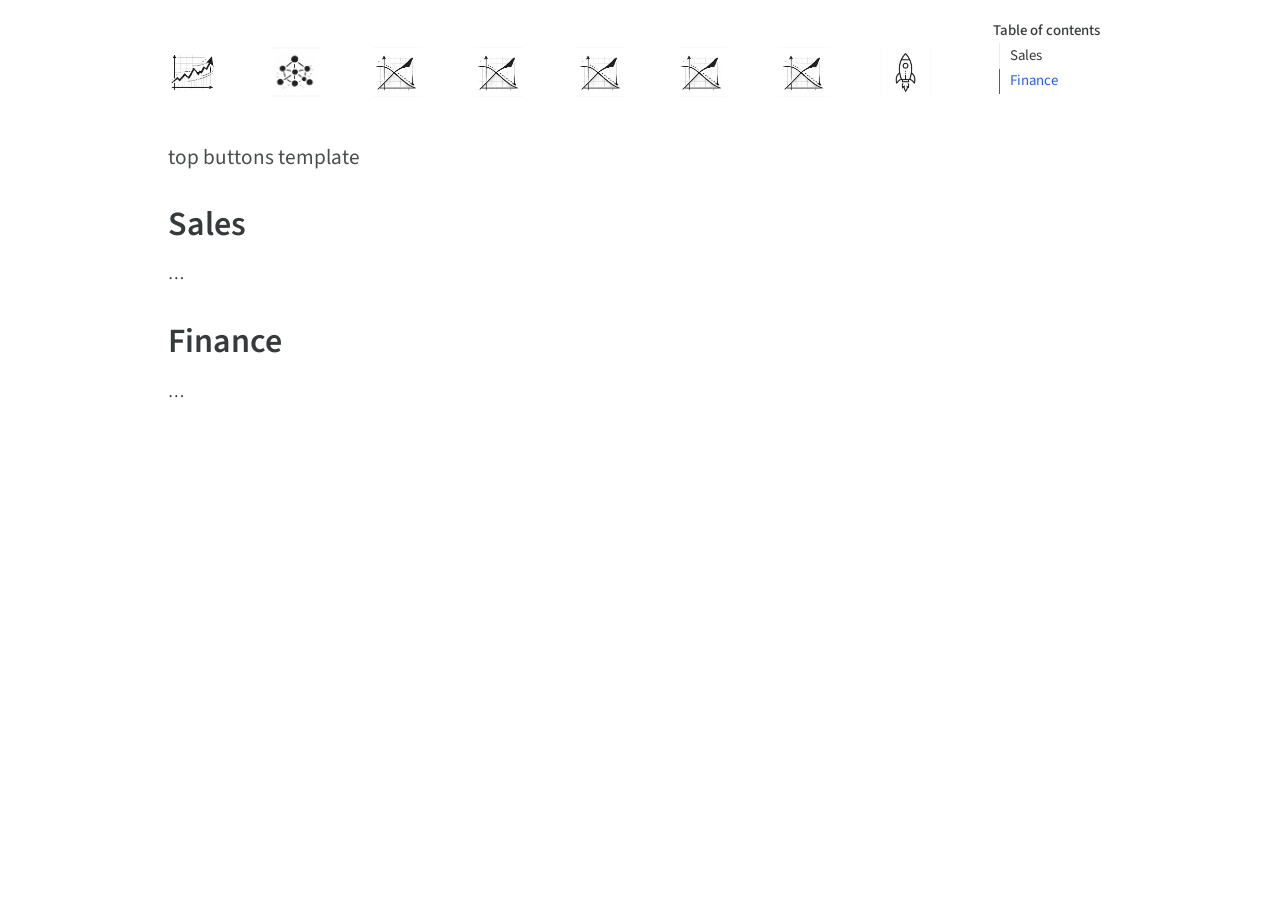
<file: docs/top_buttons.html>
<!DOCTYPE html>
<html xmlns="http://www.w3.org/1999/xhtml" lang="en" xml:lang="en"><head>

<meta charset="utf-8">
<meta name="generator" content="quarto-1.10.18">

<meta name="viewport" content="width=device-width, initial-scale=1.0, user-scalable=yes">


<title>top_buttons</title>
<style>
/* Default styles provided by pandoc.
** See https://pandoc.org/MANUAL.html#variables-for-html for config info.
*/
span.smallcaps{font-variant: small-caps;}
div.columns{display: flex; gap: 1.5em;}
div.column{flex: auto;}
@media screen {
div.columns{gap: min(4vw, 1.5em);}
div.column{overflow-x: auto;}
}
div.hanging-indent{margin-left: 1.5em; text-indent: -1.5em;}
ul.task-list{list-style: none;}
ul.task-list li input[type="checkbox"] {
  width: 0.8em;
  margin: 0 0.8em 0.2em -1em; /* quarto-specific, see https://github.com/quarto-dev/quarto-cli/issues/4556 */ 
  vertical-align: middle;
}
</style>


<script src="top_buttons_files/libs/clipboard/clipboard.min.js"></script>
<script src="top_buttons_files/libs/quarto-html/quarto.js" type="module"></script>
<script src="top_buttons_files/libs/quarto-html/tabsets/tabsets.js" type="module"></script>
<script src="top_buttons_files/libs/quarto-html/popper.min.js"></script>
<script src="top_buttons_files/libs/quarto-html/tippy.umd.min.js"></script>
<script src="top_buttons_files/libs/quarto-html/anchor.min.js"></script>
<link href="top_buttons_files/libs/quarto-html/tippy.css" rel="stylesheet">
<link href="top_buttons_files/libs/quarto-html/quarto-syntax-highlighting-64a204ab8560d761af7679ceaba22944.css" rel="stylesheet" id="quarto-text-highlighting-styles">
<script src="top_buttons_files/libs/bootstrap/bootstrap.min.js"></script>
<link href="top_buttons_files/libs/bootstrap/bootstrap-icons.css" rel="stylesheet">
<link href="top_buttons_files/libs/bootstrap/bootstrap-c2e55264ed47ce3b2e0326a2269f9400.min.css" rel="stylesheet" append-hash="true" id="quarto-bootstrap" data-mode="light">


</head>

<body class="quarto-light">

<div id="quarto-content" class="page-columns page-rows-contents page-layout-article">
<div id="quarto-margin-sidebar" class="sidebar margin-sidebar">
  <nav id="TOC" role="doc-toc" class="toc-active">
    <h2 id="toc-title">Table of contents</h2>
   
  <ul class="collapse">
  <li><a href="#sales" id="toc-sales" class="nav-link active" data-scroll-target="#sales">Sales</a></li>
  <li><a href="#finance" id="toc-finance" class="nav-link" data-scroll-target="#finance">Finance</a></li>
  </ul>
</nav>
</div>
<main class="content" id="quarto-document-content">




<style>


.dashboard {
  display: grid;
  grid-template-columns: repeat(8, 1fr);
  gap: 16px;
  max-width: 1400px;
  margin: 30px auto;
}

.dashboard img {
    background: #fafafa;
    border: none;
    width: 50px;      
    height: 50px;
    object-fit: contain;
}

.dashboard a {
    text-align: center;
    text-decoration: none;
}

</style>
<div class="dashboard">
<p><a href="#time_series"> <img src="png/icon_time_series.png"> </a></p>
<p><a href="#similarity"> <img src="png/icon_similarity.png"> </a></p>
<p><a href="#generic"> <img src="png/icon_generic.png"> </a></p>
<p><a href="#generic"> <img src="png/icon_generic.png"> </a></p>
<p><a href="#generic"> <img src="png/icon_generic.png"> </a></p>
<p><a href="#generic"> <img src="png/icon_generic.png"> </a></p>
<p><a href="#generic"> <img src="png/icon_generic.png"> </a></p>
<p><a href="#rocket"> <img src="png/icon_rocket.png"> </a></p>
</div>
<section id="top-buttons-template" class="level4">
<h4 class="anchored" data-anchor-id="top-buttons-template">top buttons template</h4>
</section>
<section id="sales" class="level1">
<h1>Sales</h1>
<p>…</p>
</section>
<section id="finance" class="level1">
<h1>Finance</h1>
<p>…</p>
</section>

</main>
<!-- /main column -->
<script id="quarto-html-after-body" type="application/javascript">
  window.document.addEventListener("DOMContentLoaded", function (event) {
    const icon = "";
    const anchorJS = new window.AnchorJS();
    anchorJS.options = {
      placement: 'right',
      icon: icon
    };
    anchorJS.add('.anchored');
    const isCodeAnnotation = (el) => {
      for (const clz of el.classList) {
        if (clz.startsWith('code-annotation-')) {                     
          return true;
        }
      }
      return false;
    }
    const onCopySuccess = function(e) {
      // button target
      const button = e.trigger;
      // don't keep focus
      button.blur();
      // flash "checked"
      button.classList.add('code-copy-button-checked');
      var currentTitle = button.getAttribute("title");
      button.setAttribute("title", "Copied!");
      let tooltip;
      if (window.bootstrap) {
        button.setAttribute("data-bs-toggle", "tooltip");
        button.setAttribute("data-bs-placement", "left");
        button.setAttribute("data-bs-title", "Copied!");
        tooltip = new bootstrap.Tooltip(button, 
          { trigger: "manual", 
            customClass: "code-copy-button-tooltip",
            offset: [0, -8]});
        tooltip.show();    
      }
      setTimeout(function() {
        if (tooltip) {
          tooltip.hide();
          button.removeAttribute("data-bs-title");
          button.removeAttribute("data-bs-toggle");
          button.removeAttribute("data-bs-placement");
        }
        button.setAttribute("title", currentTitle);
        button.classList.remove('code-copy-button-checked');
      }, 1000);
      // clear code selection
      e.clearSelection();
    }
    const getTextToCopy = function(trigger) {
      const outerScaffold = trigger.parentElement.cloneNode(true);
      const codeEl = outerScaffold.querySelector('code');
      for (const childEl of codeEl.children) {
        if (isCodeAnnotation(childEl)) {
          childEl.remove();
        }
      }
      return codeEl.innerText;
    }
    const clipboard = new window.ClipboardJS('.code-copy-button:not([data-in-quarto-modal])', {
      text: getTextToCopy
    });
    clipboard.on('success', onCopySuccess);
    if (window.document.getElementById('quarto-embedded-source-code-modal')) {
      const clipboardModal = new window.ClipboardJS('.code-copy-button[data-in-quarto-modal]', {
        text: getTextToCopy,
        container: window.document.getElementById('quarto-embedded-source-code-modal')
      });
      clipboardModal.on('success', onCopySuccess);
    }
      var localhostRegex = new RegExp(/^(?:http|https):\/\/localhost\:?[0-9]*\//);
      var mailtoRegex = new RegExp(/^mailto:/);
        var filterRegex = new RegExp('/' + window.location.host + '/');
      var isInternal = (href) => {
          return filterRegex.test(href) || localhostRegex.test(href) || mailtoRegex.test(href);
      }
      // Inspect non-navigation links and adorn them if external
     var links = window.document.querySelectorAll('a[href]:not(.nav-link):not(.navbar-brand):not(.toc-action):not(.sidebar-link):not(.sidebar-item-toggle):not(.pagination-link):not(.no-external):not([aria-hidden]):not(.dropdown-item):not(.quarto-navigation-tool):not(.about-link)');
      for (var i=0; i<links.length; i++) {
        const link = links[i];
        if (!isInternal(link.href)) {
          // undo the damage that might have been done by quarto-nav.js in the case of
          // links that we want to consider external
          if (link.dataset.originalHref !== undefined) {
            link.href = link.dataset.originalHref;
          }
        }
      }
    function tippyHover(el, contentFn, onTriggerFn, onUntriggerFn) {
      const config = {
        allowHTML: true,
        maxWidth: 500,
        delay: 100,
        arrow: false,
        appendTo: function(el) {
            return el.parentElement;
        },
        interactive: true,
        interactiveBorder: 10,
        theme: 'quarto',
        placement: 'bottom-start',
      };
      if (contentFn) {
        config.content = contentFn;
      }
      if (onTriggerFn) {
        config.onTrigger = onTriggerFn;
      }
      if (onUntriggerFn) {
        config.onUntrigger = onUntriggerFn;
      }
      window.tippy(el, config); 
    }
    const noterefs = window.document.querySelectorAll('a[role="doc-noteref"]');
    for (var i=0; i<noterefs.length; i++) {
      const ref = noterefs[i];
      tippyHover(ref, function() {
        // use id or data attribute instead here
        let href = ref.getAttribute('data-footnote-href') || ref.getAttribute('href');
        try { href = new URL(href).hash; } catch {}
        const id = href.replace(/^#\/?/, "");
        const note = window.document.getElementById(id);
        if (note) {
          return note.innerHTML;
        } else {
          return "";
        }
      });
    }
    const xrefs = window.document.querySelectorAll('a.quarto-xref');
    const processXRef = (id, note) => {
      // Strip column container classes
      const stripColumnClz = (el) => {
        el.classList.remove("page-full", "page-columns");
        if (el.children) {
          for (const child of el.children) {
            stripColumnClz(child);
          }
        }
      }
      stripColumnClz(note)
      if (id === null || id.startsWith('sec-')) {
        // Special case sections, only their first couple elements
        const container = document.createElement("div");
        if (note.children && note.children.length > 2) {
          container.appendChild(note.children[0].cloneNode(true));
          for (let i = 1; i < note.children.length; i++) {
            const child = note.children[i];
            if (child.tagName === "P" && child.innerText === "") {
              continue;
            } else {
              container.appendChild(child.cloneNode(true));
              break;
            }
          }
          if (window.Quarto?.typesetMath) {
            window.Quarto.typesetMath(container);
          }
          return container.innerHTML
        } else {
          if (window.Quarto?.typesetMath) {
            window.Quarto.typesetMath(note);
          }
          return note.innerHTML;
        }
      } else {
        // Remove any anchor links if they are present
        const anchorLink = note.querySelector('a.anchorjs-link');
        if (anchorLink) {
          anchorLink.remove();
        }
        if (window.Quarto?.typesetMath) {
          window.Quarto.typesetMath(note);
        }
        if (note.classList.contains("callout")) {
          return note.outerHTML;
        } else {
          return note.innerHTML;
        }
      }
    }
    for (var i=0; i<xrefs.length; i++) {
      const xref = xrefs[i];
      tippyHover(xref, undefined, function(instance) {
        instance.disable();
        let url = xref.getAttribute('href');
        let hash = undefined; 
        if (url.startsWith('#')) {
          hash = url;
        } else {
          try { hash = new URL(url).hash; } catch {}
        }
        if (hash) {
          const id = hash.replace(/^#\/?/, "");
          const note = window.document.getElementById(id);
          if (note !== null) {
            try {
              const html = processXRef(id, note.cloneNode(true));
              instance.setContent(html);
            } finally {
              instance.enable();
              instance.show();
            }
          } else {
            // See if we can fetch this
            fetch(url.split('#')[0])
            .then(res => res.text())
            .then(html => {
              const parser = new DOMParser();
              const htmlDoc = parser.parseFromString(html, "text/html");
              const note = htmlDoc.getElementById(id);
              if (note !== null) {
                const html = processXRef(id, note);
                instance.setContent(html);
              } 
            }).finally(() => {
              instance.enable();
              instance.show();
            });
          }
        } else {
          // See if we can fetch a full url (with no hash to target)
          // This is a special case and we should probably do some content thinning / targeting
          fetch(url)
          .then(res => res.text())
          .then(html => {
            const parser = new DOMParser();
            const htmlDoc = parser.parseFromString(html, "text/html");
            const note = htmlDoc.querySelector('main.content');
            if (note !== null) {
              // This should only happen for chapter cross references
              // (since there is no id in the URL)
              // remove the first header
              if (note.children.length > 0 && note.children[0].tagName === "HEADER") {
                note.children[0].remove();
              }
              const html = processXRef(null, note);
              instance.setContent(html);
            } 
          }).finally(() => {
            instance.enable();
            instance.show();
          });
        }
      }, function(instance) {
      });
    }
        let selectedAnnoteEl;
        const selectorForAnnotation = ( cell, annotation) => {
          let cellAttr = 'data-code-cell="' + cell + '"';
          let lineAttr = 'data-code-annotation="' +  annotation + '"';
          const selector = 'span[' + cellAttr + '][' + lineAttr + ']';
          return selector;
        }
        const selectCodeLines = (annoteEl) => {
          const doc = window.document;
          const targetCell = annoteEl.getAttribute("data-target-cell");
          const targetAnnotation = annoteEl.getAttribute("data-target-annotation");
          const annoteSpan = window.document.querySelector(selectorForAnnotation(targetCell, targetAnnotation));
          const lines = annoteSpan.getAttribute("data-code-lines").split(",");
          const lineIds = lines.map((line) => {
            return targetCell + "-" + line;
          })
          let top = null;
          let height = null;
          let parent = null;
          if (lineIds.length > 0) {
              //compute the position of the single el (top and bottom and make a div)
              const el = window.document.getElementById(lineIds[0]);
              top = el.offsetTop;
              height = el.offsetHeight;
              parent = el.parentElement.parentElement;
            if (lineIds.length > 1) {
              const lastEl = window.document.getElementById(lineIds[lineIds.length - 1]);
              const bottom = lastEl.offsetTop + lastEl.offsetHeight;
              height = bottom - top;
            }
            if (top !== null && height !== null && parent !== null) {
              // cook up a div (if necessary) and position it 
              let div = window.document.getElementById("code-annotation-line-highlight");
              if (div === null) {
                div = window.document.createElement("div");
                div.setAttribute("id", "code-annotation-line-highlight");
                div.style.position = 'absolute';
                parent.appendChild(div);
              }
              div.style.top = top - 2 + "px";
              div.style.height = height + 4 + "px";
              div.style.left = 0;
              let gutterDiv = window.document.getElementById("code-annotation-line-highlight-gutter");
              if (gutterDiv === null) {
                gutterDiv = window.document.createElement("div");
                gutterDiv.setAttribute("id", "code-annotation-line-highlight-gutter");
                gutterDiv.style.position = 'absolute';
                const codeCell = window.document.getElementById(targetCell);
                const gutter = codeCell.querySelector('.code-annotation-gutter');
                gutter.appendChild(gutterDiv);
              }
              gutterDiv.style.top = top - 2 + "px";
              gutterDiv.style.height = height + 4 + "px";
            }
            selectedAnnoteEl = annoteEl;
          }
        };
        const unselectCodeLines = () => {
          const elementsIds = ["code-annotation-line-highlight", "code-annotation-line-highlight-gutter"];
          elementsIds.forEach((elId) => {
            const div = window.document.getElementById(elId);
            if (div) {
              div.remove();
            }
          });
          selectedAnnoteEl = undefined;
        };
          // Handle positioning of the toggle
      window.addEventListener(
        "resize",
        throttle(() => {
          elRect = undefined;
          if (selectedAnnoteEl) {
            selectCodeLines(selectedAnnoteEl);
          }
        }, 10)
      );
      function throttle(fn, ms) {
      let throttle = false;
      let timer;
        return (...args) => {
          if(!throttle) { // first call gets through
              fn.apply(this, args);
              throttle = true;
          } else { // all the others get throttled
              if(timer) clearTimeout(timer); // cancel #2
              timer = setTimeout(() => {
                fn.apply(this, args);
                timer = throttle = false;
              }, ms);
          }
        };
      }
        // Attach click handler to the DT
        const annoteDls = window.document.querySelectorAll('dt[data-target-cell]');
        for (const annoteDlNode of annoteDls) {
          annoteDlNode.addEventListener('click', (event) => {
            const clickedEl = event.target;
            if (clickedEl !== selectedAnnoteEl) {
              unselectCodeLines();
              const activeEl = window.document.querySelector('dt[data-target-cell].code-annotation-active');
              if (activeEl) {
                activeEl.classList.remove('code-annotation-active');
              }
              selectCodeLines(clickedEl);
              clickedEl.classList.add('code-annotation-active');
            } else {
              // Unselect the line
              unselectCodeLines();
              clickedEl.classList.remove('code-annotation-active');
            }
          });
        }
    const findCites = (el) => {
      const parentEl = el.parentElement;
      if (parentEl) {
        const cites = parentEl.dataset.cites;
        if (cites) {
          return {
            el,
            cites: cites.split(' ')
          };
        } else {
          return findCites(el.parentElement)
        }
      } else {
        return undefined;
      }
    };
    var bibliorefs = window.document.querySelectorAll('a[role="doc-biblioref"]');
    for (var i=0; i<bibliorefs.length; i++) {
      const ref = bibliorefs[i];
      const citeInfo = findCites(ref);
      if (citeInfo) {
        tippyHover(citeInfo.el, function() {
          var popup = window.document.createElement('div');
          citeInfo.cites.forEach(function(cite) {
            var citeDiv = window.document.createElement('div');
            citeDiv.classList.add('hanging-indent');
            citeDiv.classList.add('csl-entry');
            var biblioDiv = window.document.getElementById('ref-' + cite);
            if (biblioDiv) {
              citeDiv.innerHTML = biblioDiv.innerHTML;
            }
            popup.appendChild(citeDiv);
          });
          return popup.innerHTML;
        });
      }
    }
  });
  </script>
</div> <!-- /content -->




</body></html>
</file>
<file: docs/index_files/libs/quarto-html/tippy.css>
.tippy-box[data-animation=fade][data-state=hidden]{opacity:0}[data-tippy-root]{max-width:calc(100vw - 10px)}.tippy-box{position:relative;background-color:#333;color:#fff;border-radius:4px;font-size:14px;line-height:1.4;white-space:normal;outline:0;transition-property:transform,visibility,opacity}.tippy-box[data-placement^=top]>.tippy-arrow{bottom:0}.tippy-box[data-placement^=top]>.tippy-arrow:before{bottom:-7px;left:0;border-width:8px 8px 0;border-top-color:initial;transform-origin:center top}.tippy-box[data-placement^=bottom]>.tippy-arrow{top:0}.tippy-box[data-placement^=bottom]>.tippy-arrow:before{top:-7px;left:0;border-width:0 8px 8px;border-bottom-color:initial;transform-origin:center bottom}.tippy-box[data-placement^=left]>.tippy-arrow{right:0}.tippy-box[data-placement^=left]>.tippy-arrow:before{border-width:8px 0 8px 8px;border-left-color:initial;right:-7px;transform-origin:center left}.tippy-box[data-placement^=right]>.tippy-arrow{left:0}.tippy-box[data-placement^=right]>.tippy-arrow:before{left:-7px;border-width:8px 8px 8px 0;border-right-color:initial;transform-origin:center right}.tippy-box[data-inertia][data-state=visible]{transition-timing-function:cubic-bezier(.54,1.5,.38,1.11)}.tippy-arrow{width:16px;height:16px;color:#333}.tippy-arrow:before{content:"";position:absolute;border-color:transparent;border-style:solid}.tippy-content{position:relative;padding:5px 9px;z-index:1}
</file>
<file: docs/index_files/libs/quarto-html/quarto-syntax-highlighting-64a204ab8560d761af7679ceaba22944.css>
/* quarto syntax highlight colors */
:root {
  --quarto-hl-ot-color: #003B4F;
  --quarto-hl-at-color: #657422;
  --quarto-hl-ss-color: #20794D;
  --quarto-hl-an-color: #5E5E5E;
  --quarto-hl-fu-color: #4758AB;
  --quarto-hl-st-color: #20794D;
  --quarto-hl-cf-color: #003B4F;
  --quarto-hl-op-color: #5E5E5E;
  --quarto-hl-er-color: #AD0000;
  --quarto-hl-bn-color: #AD0000;
  --quarto-hl-al-color: #AD0000;
  --quarto-hl-va-color: #111111;
  --quarto-hl-bu-color: inherit;
  --quarto-hl-ex-color: inherit;
  --quarto-hl-pp-color: #AD0000;
  --quarto-hl-in-color: #5E5E5E;
  --quarto-hl-vs-color: #20794D;
  --quarto-hl-wa-color: #5E5E5E;
  --quarto-hl-do-color: #5E5E5E;
  --quarto-hl-im-color: #00769E;
  --quarto-hl-ch-color: #20794D;
  --quarto-hl-dt-color: #AD0000;
  --quarto-hl-fl-color: #AD0000;
  --quarto-hl-co-color: #5E5E5E;
  --quarto-hl-cv-color: #5E5E5E;
  --quarto-hl-cn-color: #8f5902;
  --quarto-hl-sc-color: #5E5E5E;
  --quarto-hl-dv-color: #AD0000;
  --quarto-hl-kw-color: #003B4F;
}

/* other quarto variables */
:root {
  --quarto-font-monospace: SFMono-Regular, Menlo, Monaco, Consolas, "Liberation Mono", "Courier New", monospace;
}

/* syntax highlight based on Pandoc's rules */
pre > code.sourceCode > span {
  color: #003B4F;
}

code.sourceCode > span {
  color: #003B4F;
}

div.sourceCode,
div.sourceCode pre.sourceCode {
  color: #003B4F;
}

/* Normal */
code span {
  color: #003B4F;
}

/* Alert */
code span.al {
  color: #AD0000;
  font-style: inherit;
}

/* Annotation */
code span.an {
  color: #5E5E5E;
  font-style: inherit;
}

/* Attribute */
code span.at {
  color: #657422;
  font-style: inherit;
}

/* BaseN */
code span.bn {
  color: #AD0000;
  font-style: inherit;
}

/* BuiltIn */
code span.bu {
  font-style: inherit;
}

/* ControlFlow */
code span.cf {
  color: #003B4F;
  font-weight: bold;
  font-style: inherit;
}

/* Char */
code span.ch {
  color: #20794D;
  font-style: inherit;
}

/* Constant */
code span.cn {
  color: #8f5902;
  font-style: inherit;
}

/* Comment */
code span.co {
  color: #5E5E5E;
  font-style: inherit;
}

/* CommentVar */
code span.cv {
  color: #5E5E5E;
  font-style: italic;
}

/* Documentation */
code span.do {
  color: #5E5E5E;
  font-style: italic;
}

/* DataType */
code span.dt {
  color: #AD0000;
  font-style: inherit;
}

/* DecVal */
code span.dv {
  color: #AD0000;
  font-style: inherit;
}

/* Error */
code span.er {
  color: #AD0000;
  font-style: inherit;
}

/* Extension */
code span.ex {
  font-style: inherit;
}

/* Float */
code span.fl {
  color: #AD0000;
  font-style: inherit;
}

/* Function */
code span.fu {
  color: #4758AB;
  font-style: inherit;
}

/* Import */
code span.im {
  color: #00769E;
  font-style: inherit;
}

/* Information */
code span.in {
  color: #5E5E5E;
  font-style: inherit;
}

/* Keyword */
code span.kw {
  color: #003B4F;
  font-weight: bold;
  font-style: inherit;
}

/* Operator */
code span.op {
  color: #5E5E5E;
  font-style: inherit;
}

/* Other */
code span.ot {
  color: #003B4F;
  font-style: inherit;
}

/* Preprocessor */
code span.pp {
  color: #AD0000;
  font-style: inherit;
}

/* SpecialChar */
code span.sc {
  color: #5E5E5E;
  font-style: inherit;
}

/* SpecialString */
code span.ss {
  color: #20794D;
  font-style: inherit;
}

/* String */
code span.st {
  color: #20794D;
  font-style: inherit;
}

/* Variable */
code span.va {
  color: #111111;
  font-style: inherit;
}

/* VerbatimString */
code span.vs {
  color: #20794D;
  font-style: inherit;
}

/* Warning */
code span.wa {
  color: #5E5E5E;
  font-style: italic;
}

.prevent-inlining {
  content: "</";
}

/*# sourceMappingURL=9d8d5bb603a83b8298b89080a598c93b.css.map */
</file>
<file: docs/coding_files/libs/quarto-html/tippy.css>
.tippy-box[data-animation=fade][data-state=hidden]{opacity:0}[data-tippy-root]{max-width:calc(100vw - 10px)}.tippy-box{position:relative;background-color:#333;color:#fff;border-radius:4px;font-size:14px;line-height:1.4;white-space:normal;outline:0;transition-property:transform,visibility,opacity}.tippy-box[data-placement^=top]>.tippy-arrow{bottom:0}.tippy-box[data-placement^=top]>.tippy-arrow:before{bottom:-7px;left:0;border-width:8px 8px 0;border-top-color:initial;transform-origin:center top}.tippy-box[data-placement^=bottom]>.tippy-arrow{top:0}.tippy-box[data-placement^=bottom]>.tippy-arrow:before{top:-7px;left:0;border-width:0 8px 8px;border-bottom-color:initial;transform-origin:center bottom}.tippy-box[data-placement^=left]>.tippy-arrow{right:0}.tippy-box[data-placement^=left]>.tippy-arrow:before{border-width:8px 0 8px 8px;border-left-color:initial;right:-7px;transform-origin:center left}.tippy-box[data-placement^=right]>.tippy-arrow{left:0}.tippy-box[data-placement^=right]>.tippy-arrow:before{left:-7px;border-width:8px 8px 8px 0;border-right-color:initial;transform-origin:center right}.tippy-box[data-inertia][data-state=visible]{transition-timing-function:cubic-bezier(.54,1.5,.38,1.11)}.tippy-arrow{width:16px;height:16px;color:#333}.tippy-arrow:before{content:"";position:absolute;border-color:transparent;border-style:solid}.tippy-content{position:relative;padding:5px 9px;z-index:1}
</file>
<file: docs/coding_files/libs/quarto-html/quarto-syntax-highlighting-64a204ab8560d761af7679ceaba22944.css>
/* quarto syntax highlight colors */
:root {
  --quarto-hl-ot-color: #003B4F;
  --quarto-hl-at-color: #657422;
  --quarto-hl-ss-color: #20794D;
  --quarto-hl-an-color: #5E5E5E;
  --quarto-hl-fu-color: #4758AB;
  --quarto-hl-st-color: #20794D;
  --quarto-hl-cf-color: #003B4F;
  --quarto-hl-op-color: #5E5E5E;
  --quarto-hl-er-color: #AD0000;
  --quarto-hl-bn-color: #AD0000;
  --quarto-hl-al-color: #AD0000;
  --quarto-hl-va-color: #111111;
  --quarto-hl-bu-color: inherit;
  --quarto-hl-ex-color: inherit;
  --quarto-hl-pp-color: #AD0000;
  --quarto-hl-in-color: #5E5E5E;
  --quarto-hl-vs-color: #20794D;
  --quarto-hl-wa-color: #5E5E5E;
  --quarto-hl-do-color: #5E5E5E;
  --quarto-hl-im-color: #00769E;
  --quarto-hl-ch-color: #20794D;
  --quarto-hl-dt-color: #AD0000;
  --quarto-hl-fl-color: #AD0000;
  --quarto-hl-co-color: #5E5E5E;
  --quarto-hl-cv-color: #5E5E5E;
  --quarto-hl-cn-color: #8f5902;
  --quarto-hl-sc-color: #5E5E5E;
  --quarto-hl-dv-color: #AD0000;
  --quarto-hl-kw-color: #003B4F;
}

/* other quarto variables */
:root {
  --quarto-font-monospace: SFMono-Regular, Menlo, Monaco, Consolas, "Liberation Mono", "Courier New", monospace;
}

/* syntax highlight based on Pandoc's rules */
pre > code.sourceCode > span {
  color: #003B4F;
}

code.sourceCode > span {
  color: #003B4F;
}

div.sourceCode,
div.sourceCode pre.sourceCode {
  color: #003B4F;
}

/* Normal */
code span {
  color: #003B4F;
}

/* Alert */
code span.al {
  color: #AD0000;
  font-style: inherit;
}

/* Annotation */
code span.an {
  color: #5E5E5E;
  font-style: inherit;
}

/* Attribute */
code span.at {
  color: #657422;
  font-style: inherit;
}

/* BaseN */
code span.bn {
  color: #AD0000;
  font-style: inherit;
}

/* BuiltIn */
code span.bu {
  font-style: inherit;
}

/* ControlFlow */
code span.cf {
  color: #003B4F;
  font-weight: bold;
  font-style: inherit;
}

/* Char */
code span.ch {
  color: #20794D;
  font-style: inherit;
}

/* Constant */
code span.cn {
  color: #8f5902;
  font-style: inherit;
}

/* Comment */
code span.co {
  color: #5E5E5E;
  font-style: inherit;
}

/* CommentVar */
code span.cv {
  color: #5E5E5E;
  font-style: italic;
}

/* Documentation */
code span.do {
  color: #5E5E5E;
  font-style: italic;
}

/* DataType */
code span.dt {
  color: #AD0000;
  font-style: inherit;
}

/* DecVal */
code span.dv {
  color: #AD0000;
  font-style: inherit;
}

/* Error */
code span.er {
  color: #AD0000;
  font-style: inherit;
}

/* Extension */
code span.ex {
  font-style: inherit;
}

/* Float */
code span.fl {
  color: #AD0000;
  font-style: inherit;
}

/* Function */
code span.fu {
  color: #4758AB;
  font-style: inherit;
}

/* Import */
code span.im {
  color: #00769E;
  font-style: inherit;
}

/* Information */
code span.in {
  color: #5E5E5E;
  font-style: inherit;
}

/* Keyword */
code span.kw {
  color: #003B4F;
  font-weight: bold;
  font-style: inherit;
}

/* Operator */
code span.op {
  color: #5E5E5E;
  font-style: inherit;
}

/* Other */
code span.ot {
  color: #003B4F;
  font-style: inherit;
}

/* Preprocessor */
code span.pp {
  color: #AD0000;
  font-style: inherit;
}

/* SpecialChar */
code span.sc {
  color: #5E5E5E;
  font-style: inherit;
}

/* SpecialString */
code span.ss {
  color: #20794D;
  font-style: inherit;
}

/* String */
code span.st {
  color: #20794D;
  font-style: inherit;
}

/* Variable */
code span.va {
  color: #111111;
  font-style: inherit;
}

/* VerbatimString */
code span.vs {
  color: #20794D;
  font-style: inherit;
}

/* Warning */
code span.wa {
  color: #5E5E5E;
  font-style: italic;
}

.prevent-inlining {
  content: "</";
}

/*# sourceMappingURL=9d8d5bb603a83b8298b89080a598c93b.css.map */
</file>
<file: docs/coding_files/libs/quarto-html/quarto-syntax-highlighting-dark-b85bc7c33db8c58e0ec93c3465666fed.css>
/* quarto syntax highlight colors */
:root {
  --quarto-hl-al-color: #f07178;
  --quarto-hl-an-color: #d4d0ab;
  --quarto-hl-at-color: #00e0e0;
  --quarto-hl-bn-color: #d4d0ab;
  --quarto-hl-bu-color: #abe338;
  --quarto-hl-ch-color: #abe338;
  --quarto-hl-co-color: #f8f8f2;
  --quarto-hl-cv-color: #ffd700;
  --quarto-hl-cn-color: #ffd700;
  --quarto-hl-cf-color: #ffa07a;
  --quarto-hl-dt-color: #ffa07a;
  --quarto-hl-dv-color: #d4d0ab;
  --quarto-hl-do-color: #f8f8f2;
  --quarto-hl-er-color: #f07178;
  --quarto-hl-ex-color: #00e0e0;
  --quarto-hl-fl-color: #d4d0ab;
  --quarto-hl-fu-color: #ffa07a;
  --quarto-hl-im-color: #abe338;
  --quarto-hl-in-color: #d4d0ab;
  --quarto-hl-kw-color: #ffa07a;
  --quarto-hl-op-color: #ffa07a;
  --quarto-hl-ot-color: #00e0e0;
  --quarto-hl-pp-color: #dcc6e0;
  --quarto-hl-re-color: #00e0e0;
  --quarto-hl-sc-color: #abe338;
  --quarto-hl-ss-color: #abe338;
  --quarto-hl-st-color: #abe338;
  --quarto-hl-va-color: #00e0e0;
  --quarto-hl-vs-color: #abe338;
  --quarto-hl-wa-color: #dcc6e0;
}

/* other quarto variables */
:root {
  --quarto-font-monospace: SFMono-Regular, Menlo, Monaco, Consolas, "Liberation Mono", "Courier New", monospace;
}

/* syntax highlight based on Pandoc's rules */
pre > code.sourceCode > span {
  color: #f8f8f2;
}

code.sourceCode > span {
  color: #f8f8f2;
}

div.sourceCode,
div.sourceCode pre.sourceCode {
  color: #f8f8f2;
}

/* Normal */
code span {
  color: #f8f8f2;
}

/* Alert */
code span.al {
  color: #f07178;
}

/* Annotation */
code span.an {
  color: #d4d0ab;
}

/* Attribute */
code span.at {
  color: #00e0e0;
}

/* BaseN */
code span.bn {
  color: #d4d0ab;
}

/* BuiltIn */
code span.bu {
  color: #abe338;
}

/* ControlFlow */
code span.cf {
  font-weight: bold;
  color: #ffa07a;
}

/* Char */
code span.ch {
  color: #abe338;
}

/* Constant */
code span.cn {
  color: #ffd700;
}

/* Comment */
code span.co {
  font-style: italic;
  color: #f8f8f2;
}

/* CommentVar */
code span.cv {
  color: #ffd700;
}

/* Documentation */
code span.do {
  color: #f8f8f2;
}

/* DataType */
code span.dt {
  color: #ffa07a;
}

/* DecVal */
code span.dv {
  color: #d4d0ab;
}

/* Error */
code span.er {
  color: #f07178;
  text-decoration: underline;
}

/* Extension */
code span.ex {
  font-weight: bold;
  color: #00e0e0;
}

/* Float */
code span.fl {
  color: #d4d0ab;
}

/* Function */
code span.fu {
  color: #ffa07a;
}

/* Import */
code span.im {
  color: #abe338;
}

/* Information */
code span.in {
  color: #d4d0ab;
}

/* Keyword */
code span.kw {
  font-weight: bold;
  color: #ffa07a;
}

/* Operator */
code span.op {
  color: #ffa07a;
}

/* Other */
code span.ot {
  color: #00e0e0;
}

/* Preprocessor */
code span.pp {
  color: #dcc6e0;
}

/* RegionMarker */
code span.re {
  background-color: #f8f8f2;
  color: #00e0e0;
}

/* SpecialChar */
code span.sc {
  color: #abe338;
}

/* SpecialString */
code span.ss {
  color: #abe338;
}

/* String */
code span.st {
  color: #abe338;
}

/* Variable */
code span.va {
  color: #00e0e0;
}

/* VerbatimString */
code span.vs {
  color: #abe338;
}

/* Warning */
code span.wa {
  color: #dcc6e0;
}

.prevent-inlining {
  content: "</";
}

/*# sourceMappingURL=4ed8f1090dec6531da29ab00902aa718.css.map */
</file>
<file: docs/notebook_files/libs/quarto-html/tippy.css>
.tippy-box[data-animation=fade][data-state=hidden]{opacity:0}[data-tippy-root]{max-width:calc(100vw - 10px)}.tippy-box{position:relative;background-color:#333;color:#fff;border-radius:4px;font-size:14px;line-height:1.4;white-space:normal;outline:0;transition-property:transform,visibility,opacity}.tippy-box[data-placement^=top]>.tippy-arrow{bottom:0}.tippy-box[data-placement^=top]>.tippy-arrow:before{bottom:-7px;left:0;border-width:8px 8px 0;border-top-color:initial;transform-origin:center top}.tippy-box[data-placement^=bottom]>.tippy-arrow{top:0}.tippy-box[data-placement^=bottom]>.tippy-arrow:before{top:-7px;left:0;border-width:0 8px 8px;border-bottom-color:initial;transform-origin:center bottom}.tippy-box[data-placement^=left]>.tippy-arrow{right:0}.tippy-box[data-placement^=left]>.tippy-arrow:before{border-width:8px 0 8px 8px;border-left-color:initial;right:-7px;transform-origin:center left}.tippy-box[data-placement^=right]>.tippy-arrow{left:0}.tippy-box[data-placement^=right]>.tippy-arrow:before{left:-7px;border-width:8px 8px 8px 0;border-right-color:initial;transform-origin:center right}.tippy-box[data-inertia][data-state=visible]{transition-timing-function:cubic-bezier(.54,1.5,.38,1.11)}.tippy-arrow{width:16px;height:16px;color:#333}.tippy-arrow:before{content:"";position:absolute;border-color:transparent;border-style:solid}.tippy-content{position:relative;padding:5px 9px;z-index:1}
</file>
<file: docs/notebook_files/libs/quarto-html/quarto-syntax-highlighting-64a204ab8560d761af7679ceaba22944.css>
/* quarto syntax highlight colors */
:root {
  --quarto-hl-ot-color: #003B4F;
  --quarto-hl-at-color: #657422;
  --quarto-hl-ss-color: #20794D;
  --quarto-hl-an-color: #5E5E5E;
  --quarto-hl-fu-color: #4758AB;
  --quarto-hl-st-color: #20794D;
  --quarto-hl-cf-color: #003B4F;
  --quarto-hl-op-color: #5E5E5E;
  --quarto-hl-er-color: #AD0000;
  --quarto-hl-bn-color: #AD0000;
  --quarto-hl-al-color: #AD0000;
  --quarto-hl-va-color: #111111;
  --quarto-hl-bu-color: inherit;
  --quarto-hl-ex-color: inherit;
  --quarto-hl-pp-color: #AD0000;
  --quarto-hl-in-color: #5E5E5E;
  --quarto-hl-vs-color: #20794D;
  --quarto-hl-wa-color: #5E5E5E;
  --quarto-hl-do-color: #5E5E5E;
  --quarto-hl-im-color: #00769E;
  --quarto-hl-ch-color: #20794D;
  --quarto-hl-dt-color: #AD0000;
  --quarto-hl-fl-color: #AD0000;
  --quarto-hl-co-color: #5E5E5E;
  --quarto-hl-cv-color: #5E5E5E;
  --quarto-hl-cn-color: #8f5902;
  --quarto-hl-sc-color: #5E5E5E;
  --quarto-hl-dv-color: #AD0000;
  --quarto-hl-kw-color: #003B4F;
}

/* other quarto variables */
:root {
  --quarto-font-monospace: SFMono-Regular, Menlo, Monaco, Consolas, "Liberation Mono", "Courier New", monospace;
}

/* syntax highlight based on Pandoc's rules */
pre > code.sourceCode > span {
  color: #003B4F;
}

code.sourceCode > span {
  color: #003B4F;
}

div.sourceCode,
div.sourceCode pre.sourceCode {
  color: #003B4F;
}

/* Normal */
code span {
  color: #003B4F;
}

/* Alert */
code span.al {
  color: #AD0000;
  font-style: inherit;
}

/* Annotation */
code span.an {
  color: #5E5E5E;
  font-style: inherit;
}

/* Attribute */
code span.at {
  color: #657422;
  font-style: inherit;
}

/* BaseN */
code span.bn {
  color: #AD0000;
  font-style: inherit;
}

/* BuiltIn */
code span.bu {
  font-style: inherit;
}

/* ControlFlow */
code span.cf {
  color: #003B4F;
  font-weight: bold;
  font-style: inherit;
}

/* Char */
code span.ch {
  color: #20794D;
  font-style: inherit;
}

/* Constant */
code span.cn {
  color: #8f5902;
  font-style: inherit;
}

/* Comment */
code span.co {
  color: #5E5E5E;
  font-style: inherit;
}

/* CommentVar */
code span.cv {
  color: #5E5E5E;
  font-style: italic;
}

/* Documentation */
code span.do {
  color: #5E5E5E;
  font-style: italic;
}

/* DataType */
code span.dt {
  color: #AD0000;
  font-style: inherit;
}

/* DecVal */
code span.dv {
  color: #AD0000;
  font-style: inherit;
}

/* Error */
code span.er {
  color: #AD0000;
  font-style: inherit;
}

/* Extension */
code span.ex {
  font-style: inherit;
}

/* Float */
code span.fl {
  color: #AD0000;
  font-style: inherit;
}

/* Function */
code span.fu {
  color: #4758AB;
  font-style: inherit;
}

/* Import */
code span.im {
  color: #00769E;
  font-style: inherit;
}

/* Information */
code span.in {
  color: #5E5E5E;
  font-style: inherit;
}

/* Keyword */
code span.kw {
  color: #003B4F;
  font-weight: bold;
  font-style: inherit;
}

/* Operator */
code span.op {
  color: #5E5E5E;
  font-style: inherit;
}

/* Other */
code span.ot {
  color: #003B4F;
  font-style: inherit;
}

/* Preprocessor */
code span.pp {
  color: #AD0000;
  font-style: inherit;
}

/* SpecialChar */
code span.sc {
  color: #5E5E5E;
  font-style: inherit;
}

/* SpecialString */
code span.ss {
  color: #20794D;
  font-style: inherit;
}

/* String */
code span.st {
  color: #20794D;
  font-style: inherit;
}

/* Variable */
code span.va {
  color: #111111;
  font-style: inherit;
}

/* VerbatimString */
code span.vs {
  color: #20794D;
  font-style: inherit;
}

/* Warning */
code span.wa {
  color: #5E5E5E;
  font-style: italic;
}

.prevent-inlining {
  content: "</";
}

/*# sourceMappingURL=9d8d5bb603a83b8298b89080a598c93b.css.map */
</file>
<file: docs/similarity_matrix_files/libs/quarto-html/tippy.css>
.tippy-box[data-animation=fade][data-state=hidden]{opacity:0}[data-tippy-root]{max-width:calc(100vw - 10px)}.tippy-box{position:relative;background-color:#333;color:#fff;border-radius:4px;font-size:14px;line-height:1.4;white-space:normal;outline:0;transition-property:transform,visibility,opacity}.tippy-box[data-placement^=top]>.tippy-arrow{bottom:0}.tippy-box[data-placement^=top]>.tippy-arrow:before{bottom:-7px;left:0;border-width:8px 8px 0;border-top-color:initial;transform-origin:center top}.tippy-box[data-placement^=bottom]>.tippy-arrow{top:0}.tippy-box[data-placement^=bottom]>.tippy-arrow:before{top:-7px;left:0;border-width:0 8px 8px;border-bottom-color:initial;transform-origin:center bottom}.tippy-box[data-placement^=left]>.tippy-arrow{right:0}.tippy-box[data-placement^=left]>.tippy-arrow:before{border-width:8px 0 8px 8px;border-left-color:initial;right:-7px;transform-origin:center left}.tippy-box[data-placement^=right]>.tippy-arrow{left:0}.tippy-box[data-placement^=right]>.tippy-arrow:before{left:-7px;border-width:8px 8px 8px 0;border-right-color:initial;transform-origin:center right}.tippy-box[data-inertia][data-state=visible]{transition-timing-function:cubic-bezier(.54,1.5,.38,1.11)}.tippy-arrow{width:16px;height:16px;color:#333}.tippy-arrow:before{content:"";position:absolute;border-color:transparent;border-style:solid}.tippy-content{position:relative;padding:5px 9px;z-index:1}
</file>
<file: docs/similarity_matrix_files/libs/quarto-html/quarto-syntax-highlighting-64a204ab8560d761af7679ceaba22944.css>
/* quarto syntax highlight colors */
:root {
  --quarto-hl-ot-color: #003B4F;
  --quarto-hl-at-color: #657422;
  --quarto-hl-ss-color: #20794D;
  --quarto-hl-an-color: #5E5E5E;
  --quarto-hl-fu-color: #4758AB;
  --quarto-hl-st-color: #20794D;
  --quarto-hl-cf-color: #003B4F;
  --quarto-hl-op-color: #5E5E5E;
  --quarto-hl-er-color: #AD0000;
  --quarto-hl-bn-color: #AD0000;
  --quarto-hl-al-color: #AD0000;
  --quarto-hl-va-color: #111111;
  --quarto-hl-bu-color: inherit;
  --quarto-hl-ex-color: inherit;
  --quarto-hl-pp-color: #AD0000;
  --quarto-hl-in-color: #5E5E5E;
  --quarto-hl-vs-color: #20794D;
  --quarto-hl-wa-color: #5E5E5E;
  --quarto-hl-do-color: #5E5E5E;
  --quarto-hl-im-color: #00769E;
  --quarto-hl-ch-color: #20794D;
  --quarto-hl-dt-color: #AD0000;
  --quarto-hl-fl-color: #AD0000;
  --quarto-hl-co-color: #5E5E5E;
  --quarto-hl-cv-color: #5E5E5E;
  --quarto-hl-cn-color: #8f5902;
  --quarto-hl-sc-color: #5E5E5E;
  --quarto-hl-dv-color: #AD0000;
  --quarto-hl-kw-color: #003B4F;
}

/* other quarto variables */
:root {
  --quarto-font-monospace: SFMono-Regular, Menlo, Monaco, Consolas, "Liberation Mono", "Courier New", monospace;
}

/* syntax highlight based on Pandoc's rules */
pre > code.sourceCode > span {
  color: #003B4F;
}

code.sourceCode > span {
  color: #003B4F;
}

div.sourceCode,
div.sourceCode pre.sourceCode {
  color: #003B4F;
}

/* Normal */
code span {
  color: #003B4F;
}

/* Alert */
code span.al {
  color: #AD0000;
  font-style: inherit;
}

/* Annotation */
code span.an {
  color: #5E5E5E;
  font-style: inherit;
}

/* Attribute */
code span.at {
  color: #657422;
  font-style: inherit;
}

/* BaseN */
code span.bn {
  color: #AD0000;
  font-style: inherit;
}

/* BuiltIn */
code span.bu {
  font-style: inherit;
}

/* ControlFlow */
code span.cf {
  color: #003B4F;
  font-weight: bold;
  font-style: inherit;
}

/* Char */
code span.ch {
  color: #20794D;
  font-style: inherit;
}

/* Constant */
code span.cn {
  color: #8f5902;
  font-style: inherit;
}

/* Comment */
code span.co {
  color: #5E5E5E;
  font-style: inherit;
}

/* CommentVar */
code span.cv {
  color: #5E5E5E;
  font-style: italic;
}

/* Documentation */
code span.do {
  color: #5E5E5E;
  font-style: italic;
}

/* DataType */
code span.dt {
  color: #AD0000;
  font-style: inherit;
}

/* DecVal */
code span.dv {
  color: #AD0000;
  font-style: inherit;
}

/* Error */
code span.er {
  color: #AD0000;
  font-style: inherit;
}

/* Extension */
code span.ex {
  font-style: inherit;
}

/* Float */
code span.fl {
  color: #AD0000;
  font-style: inherit;
}

/* Function */
code span.fu {
  color: #4758AB;
  font-style: inherit;
}

/* Import */
code span.im {
  color: #00769E;
  font-style: inherit;
}

/* Information */
code span.in {
  color: #5E5E5E;
  font-style: inherit;
}

/* Keyword */
code span.kw {
  color: #003B4F;
  font-weight: bold;
  font-style: inherit;
}

/* Operator */
code span.op {
  color: #5E5E5E;
  font-style: inherit;
}

/* Other */
code span.ot {
  color: #003B4F;
  font-style: inherit;
}

/* Preprocessor */
code span.pp {
  color: #AD0000;
  font-style: inherit;
}

/* SpecialChar */
code span.sc {
  color: #5E5E5E;
  font-style: inherit;
}

/* SpecialString */
code span.ss {
  color: #20794D;
  font-style: inherit;
}

/* String */
code span.st {
  color: #20794D;
  font-style: inherit;
}

/* Variable */
code span.va {
  color: #111111;
  font-style: inherit;
}

/* VerbatimString */
code span.vs {
  color: #20794D;
  font-style: inherit;
}

/* Warning */
code span.wa {
  color: #5E5E5E;
  font-style: italic;
}

.prevent-inlining {
  content: "</";
}

/*# sourceMappingURL=9d8d5bb603a83b8298b89080a598c93b.css.map */
</file>
<file: docs/time_series_nb_files/libs/quarto-html/tippy.css>
.tippy-box[data-animation=fade][data-state=hidden]{opacity:0}[data-tippy-root]{max-width:calc(100vw - 10px)}.tippy-box{position:relative;background-color:#333;color:#fff;border-radius:4px;font-size:14px;line-height:1.4;white-space:normal;outline:0;transition-property:transform,visibility,opacity}.tippy-box[data-placement^=top]>.tippy-arrow{bottom:0}.tippy-box[data-placement^=top]>.tippy-arrow:before{bottom:-7px;left:0;border-width:8px 8px 0;border-top-color:initial;transform-origin:center top}.tippy-box[data-placement^=bottom]>.tippy-arrow{top:0}.tippy-box[data-placement^=bottom]>.tippy-arrow:before{top:-7px;left:0;border-width:0 8px 8px;border-bottom-color:initial;transform-origin:center bottom}.tippy-box[data-placement^=left]>.tippy-arrow{right:0}.tippy-box[data-placement^=left]>.tippy-arrow:before{border-width:8px 0 8px 8px;border-left-color:initial;right:-7px;transform-origin:center left}.tippy-box[data-placement^=right]>.tippy-arrow{left:0}.tippy-box[data-placement^=right]>.tippy-arrow:before{left:-7px;border-width:8px 8px 8px 0;border-right-color:initial;transform-origin:center right}.tippy-box[data-inertia][data-state=visible]{transition-timing-function:cubic-bezier(.54,1.5,.38,1.11)}.tippy-arrow{width:16px;height:16px;color:#333}.tippy-arrow:before{content:"";position:absolute;border-color:transparent;border-style:solid}.tippy-content{position:relative;padding:5px 9px;z-index:1}
</file>
<file: docs/time_series_nb_files/libs/quarto-html/quarto-syntax-highlighting-64a204ab8560d761af7679ceaba22944.css>
/* quarto syntax highlight colors */
:root {
  --quarto-hl-ot-color: #003B4F;
  --quarto-hl-at-color: #657422;
  --quarto-hl-ss-color: #20794D;
  --quarto-hl-an-color: #5E5E5E;
  --quarto-hl-fu-color: #4758AB;
  --quarto-hl-st-color: #20794D;
  --quarto-hl-cf-color: #003B4F;
  --quarto-hl-op-color: #5E5E5E;
  --quarto-hl-er-color: #AD0000;
  --quarto-hl-bn-color: #AD0000;
  --quarto-hl-al-color: #AD0000;
  --quarto-hl-va-color: #111111;
  --quarto-hl-bu-color: inherit;
  --quarto-hl-ex-color: inherit;
  --quarto-hl-pp-color: #AD0000;
  --quarto-hl-in-color: #5E5E5E;
  --quarto-hl-vs-color: #20794D;
  --quarto-hl-wa-color: #5E5E5E;
  --quarto-hl-do-color: #5E5E5E;
  --quarto-hl-im-color: #00769E;
  --quarto-hl-ch-color: #20794D;
  --quarto-hl-dt-color: #AD0000;
  --quarto-hl-fl-color: #AD0000;
  --quarto-hl-co-color: #5E5E5E;
  --quarto-hl-cv-color: #5E5E5E;
  --quarto-hl-cn-color: #8f5902;
  --quarto-hl-sc-color: #5E5E5E;
  --quarto-hl-dv-color: #AD0000;
  --quarto-hl-kw-color: #003B4F;
}

/* other quarto variables */
:root {
  --quarto-font-monospace: SFMono-Regular, Menlo, Monaco, Consolas, "Liberation Mono", "Courier New", monospace;
}

/* syntax highlight based on Pandoc's rules */
pre > code.sourceCode > span {
  color: #003B4F;
}

code.sourceCode > span {
  color: #003B4F;
}

div.sourceCode,
div.sourceCode pre.sourceCode {
  color: #003B4F;
}

/* Normal */
code span {
  color: #003B4F;
}

/* Alert */
code span.al {
  color: #AD0000;
  font-style: inherit;
}

/* Annotation */
code span.an {
  color: #5E5E5E;
  font-style: inherit;
}

/* Attribute */
code span.at {
  color: #657422;
  font-style: inherit;
}

/* BaseN */
code span.bn {
  color: #AD0000;
  font-style: inherit;
}

/* BuiltIn */
code span.bu {
  font-style: inherit;
}

/* ControlFlow */
code span.cf {
  color: #003B4F;
  font-weight: bold;
  font-style: inherit;
}

/* Char */
code span.ch {
  color: #20794D;
  font-style: inherit;
}

/* Constant */
code span.cn {
  color: #8f5902;
  font-style: inherit;
}

/* Comment */
code span.co {
  color: #5E5E5E;
  font-style: inherit;
}

/* CommentVar */
code span.cv {
  color: #5E5E5E;
  font-style: italic;
}

/* Documentation */
code span.do {
  color: #5E5E5E;
  font-style: italic;
}

/* DataType */
code span.dt {
  color: #AD0000;
  font-style: inherit;
}

/* DecVal */
code span.dv {
  color: #AD0000;
  font-style: inherit;
}

/* Error */
code span.er {
  color: #AD0000;
  font-style: inherit;
}

/* Extension */
code span.ex {
  font-style: inherit;
}

/* Float */
code span.fl {
  color: #AD0000;
  font-style: inherit;
}

/* Function */
code span.fu {
  color: #4758AB;
  font-style: inherit;
}

/* Import */
code span.im {
  color: #00769E;
  font-style: inherit;
}

/* Information */
code span.in {
  color: #5E5E5E;
  font-style: inherit;
}

/* Keyword */
code span.kw {
  color: #003B4F;
  font-weight: bold;
  font-style: inherit;
}

/* Operator */
code span.op {
  color: #5E5E5E;
  font-style: inherit;
}

/* Other */
code span.ot {
  color: #003B4F;
  font-style: inherit;
}

/* Preprocessor */
code span.pp {
  color: #AD0000;
  font-style: inherit;
}

/* SpecialChar */
code span.sc {
  color: #5E5E5E;
  font-style: inherit;
}

/* SpecialString */
code span.ss {
  color: #20794D;
  font-style: inherit;
}

/* String */
code span.st {
  color: #20794D;
  font-style: inherit;
}

/* Variable */
code span.va {
  color: #111111;
  font-style: inherit;
}

/* VerbatimString */
code span.vs {
  color: #20794D;
  font-style: inherit;
}

/* Warning */
code span.wa {
  color: #5E5E5E;
  font-style: italic;
}

.prevent-inlining {
  content: "</";
}

/*# sourceMappingURL=9d8d5bb603a83b8298b89080a598c93b.css.map */
</file>
<file: docs/top_buttons_files/libs/quarto-html/tippy.css>
.tippy-box[data-animation=fade][data-state=hidden]{opacity:0}[data-tippy-root]{max-width:calc(100vw - 10px)}.tippy-box{position:relative;background-color:#333;color:#fff;border-radius:4px;font-size:14px;line-height:1.4;white-space:normal;outline:0;transition-property:transform,visibility,opacity}.tippy-box[data-placement^=top]>.tippy-arrow{bottom:0}.tippy-box[data-placement^=top]>.tippy-arrow:before{bottom:-7px;left:0;border-width:8px 8px 0;border-top-color:initial;transform-origin:center top}.tippy-box[data-placement^=bottom]>.tippy-arrow{top:0}.tippy-box[data-placement^=bottom]>.tippy-arrow:before{top:-7px;left:0;border-width:0 8px 8px;border-bottom-color:initial;transform-origin:center bottom}.tippy-box[data-placement^=left]>.tippy-arrow{right:0}.tippy-box[data-placement^=left]>.tippy-arrow:before{border-width:8px 0 8px 8px;border-left-color:initial;right:-7px;transform-origin:center left}.tippy-box[data-placement^=right]>.tippy-arrow{left:0}.tippy-box[data-placement^=right]>.tippy-arrow:before{left:-7px;border-width:8px 8px 8px 0;border-right-color:initial;transform-origin:center right}.tippy-box[data-inertia][data-state=visible]{transition-timing-function:cubic-bezier(.54,1.5,.38,1.11)}.tippy-arrow{width:16px;height:16px;color:#333}.tippy-arrow:before{content:"";position:absolute;border-color:transparent;border-style:solid}.tippy-content{position:relative;padding:5px 9px;z-index:1}
</file>
<file: docs/top_buttons_files/libs/quarto-html/quarto-syntax-highlighting-64a204ab8560d761af7679ceaba22944.css>
/* quarto syntax highlight colors */
:root {
  --quarto-hl-ot-color: #003B4F;
  --quarto-hl-at-color: #657422;
  --quarto-hl-ss-color: #20794D;
  --quarto-hl-an-color: #5E5E5E;
  --quarto-hl-fu-color: #4758AB;
  --quarto-hl-st-color: #20794D;
  --quarto-hl-cf-color: #003B4F;
  --quarto-hl-op-color: #5E5E5E;
  --quarto-hl-er-color: #AD0000;
  --quarto-hl-bn-color: #AD0000;
  --quarto-hl-al-color: #AD0000;
  --quarto-hl-va-color: #111111;
  --quarto-hl-bu-color: inherit;
  --quarto-hl-ex-color: inherit;
  --quarto-hl-pp-color: #AD0000;
  --quarto-hl-in-color: #5E5E5E;
  --quarto-hl-vs-color: #20794D;
  --quarto-hl-wa-color: #5E5E5E;
  --quarto-hl-do-color: #5E5E5E;
  --quarto-hl-im-color: #00769E;
  --quarto-hl-ch-color: #20794D;
  --quarto-hl-dt-color: #AD0000;
  --quarto-hl-fl-color: #AD0000;
  --quarto-hl-co-color: #5E5E5E;
  --quarto-hl-cv-color: #5E5E5E;
  --quarto-hl-cn-color: #8f5902;
  --quarto-hl-sc-color: #5E5E5E;
  --quarto-hl-dv-color: #AD0000;
  --quarto-hl-kw-color: #003B4F;
}

/* other quarto variables */
:root {
  --quarto-font-monospace: SFMono-Regular, Menlo, Monaco, Consolas, "Liberation Mono", "Courier New", monospace;
}

/* syntax highlight based on Pandoc's rules */
pre > code.sourceCode > span {
  color: #003B4F;
}

code.sourceCode > span {
  color: #003B4F;
}

div.sourceCode,
div.sourceCode pre.sourceCode {
  color: #003B4F;
}

/* Normal */
code span {
  color: #003B4F;
}

/* Alert */
code span.al {
  color: #AD0000;
  font-style: inherit;
}

/* Annotation */
code span.an {
  color: #5E5E5E;
  font-style: inherit;
}

/* Attribute */
code span.at {
  color: #657422;
  font-style: inherit;
}

/* BaseN */
code span.bn {
  color: #AD0000;
  font-style: inherit;
}

/* BuiltIn */
code span.bu {
  font-style: inherit;
}

/* ControlFlow */
code span.cf {
  color: #003B4F;
  font-weight: bold;
  font-style: inherit;
}

/* Char */
code span.ch {
  color: #20794D;
  font-style: inherit;
}

/* Constant */
code span.cn {
  color: #8f5902;
  font-style: inherit;
}

/* Comment */
code span.co {
  color: #5E5E5E;
  font-style: inherit;
}

/* CommentVar */
code span.cv {
  color: #5E5E5E;
  font-style: italic;
}

/* Documentation */
code span.do {
  color: #5E5E5E;
  font-style: italic;
}

/* DataType */
code span.dt {
  color: #AD0000;
  font-style: inherit;
}

/* DecVal */
code span.dv {
  color: #AD0000;
  font-style: inherit;
}

/* Error */
code span.er {
  color: #AD0000;
  font-style: inherit;
}

/* Extension */
code span.ex {
  font-style: inherit;
}

/* Float */
code span.fl {
  color: #AD0000;
  font-style: inherit;
}

/* Function */
code span.fu {
  color: #4758AB;
  font-style: inherit;
}

/* Import */
code span.im {
  color: #00769E;
  font-style: inherit;
}

/* Information */
code span.in {
  color: #5E5E5E;
  font-style: inherit;
}

/* Keyword */
code span.kw {
  color: #003B4F;
  font-weight: bold;
  font-style: inherit;
}

/* Operator */
code span.op {
  color: #5E5E5E;
  font-style: inherit;
}

/* Other */
code span.ot {
  color: #003B4F;
  font-style: inherit;
}

/* Preprocessor */
code span.pp {
  color: #AD0000;
  font-style: inherit;
}

/* SpecialChar */
code span.sc {
  color: #5E5E5E;
  font-style: inherit;
}

/* SpecialString */
code span.ss {
  color: #20794D;
  font-style: inherit;
}

/* String */
code span.st {
  color: #20794D;
  font-style: inherit;
}

/* Variable */
code span.va {
  color: #111111;
  font-style: inherit;
}

/* VerbatimString */
code span.vs {
  color: #20794D;
  font-style: inherit;
}

/* Warning */
code span.wa {
  color: #5E5E5E;
  font-style: italic;
}

.prevent-inlining {
  content: "</";
}

/*# sourceMappingURL=9d8d5bb603a83b8298b89080a598c93b.css.map */
</file>
